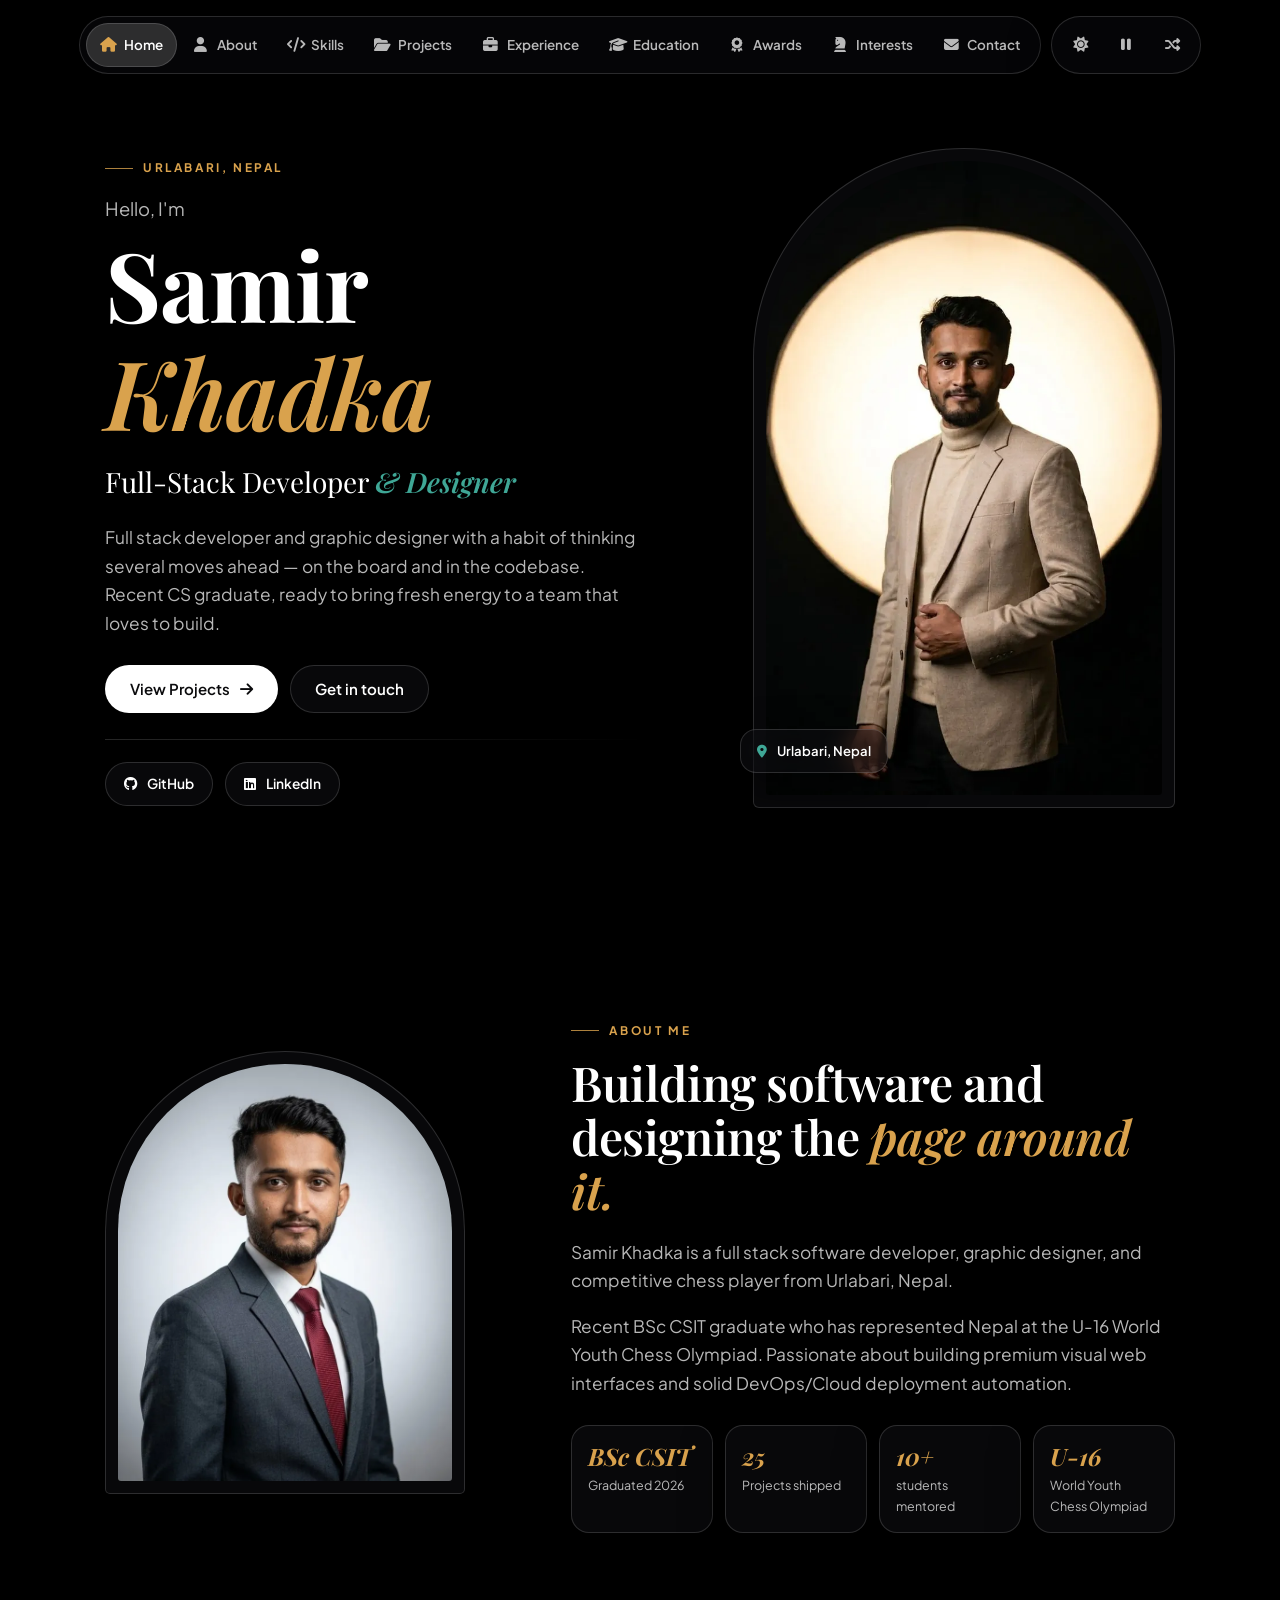
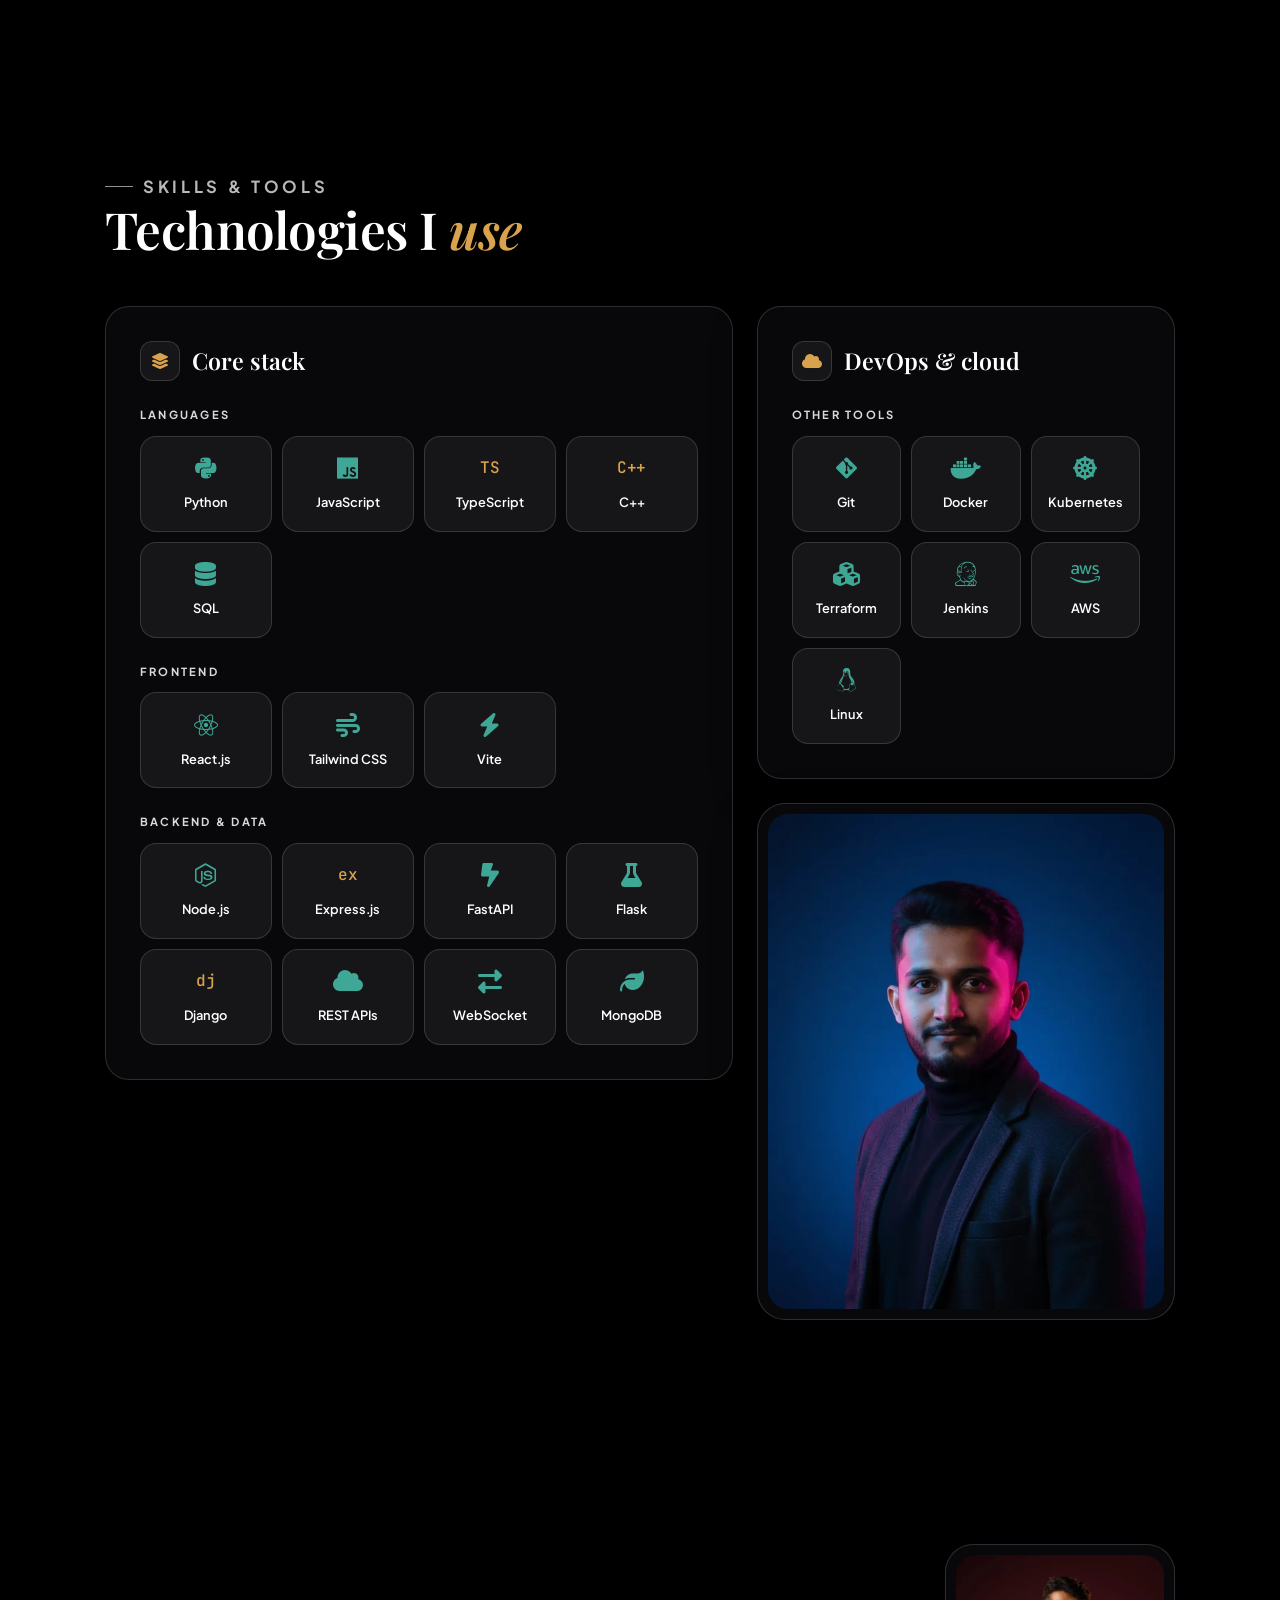
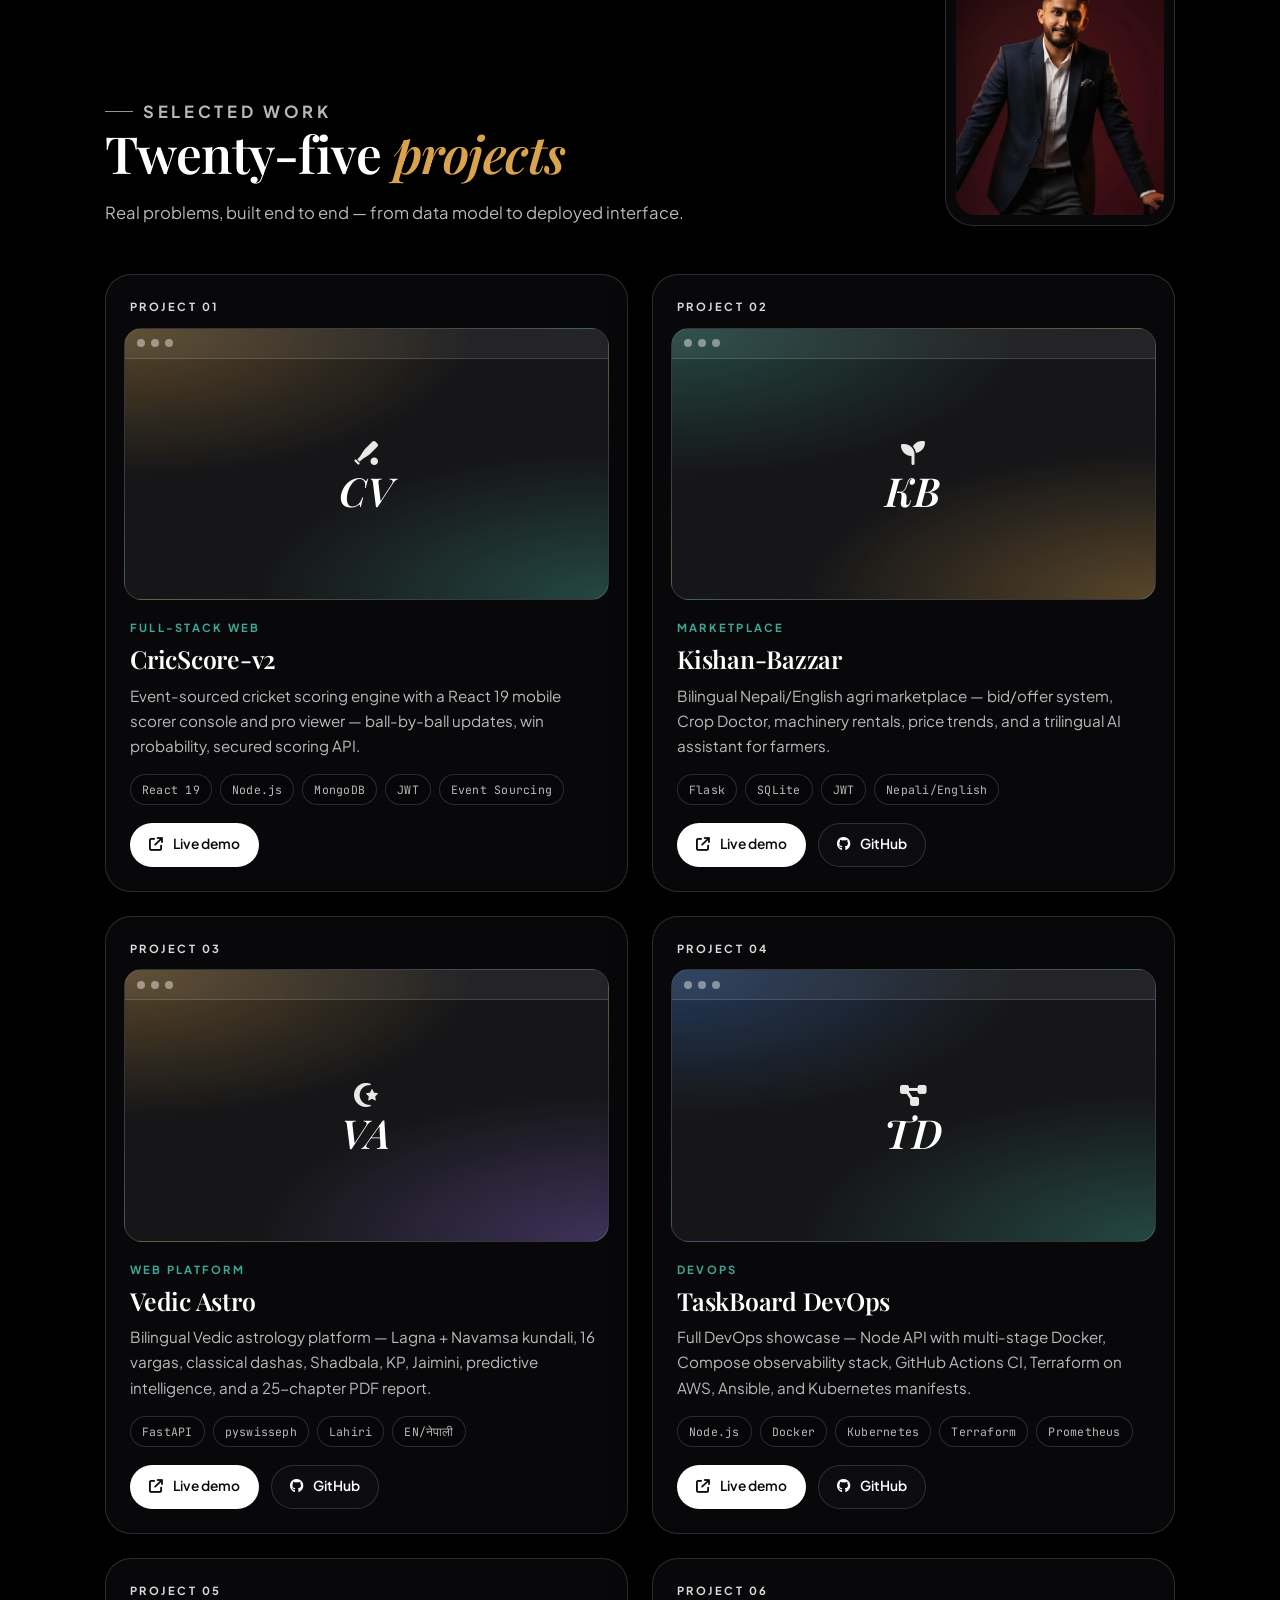
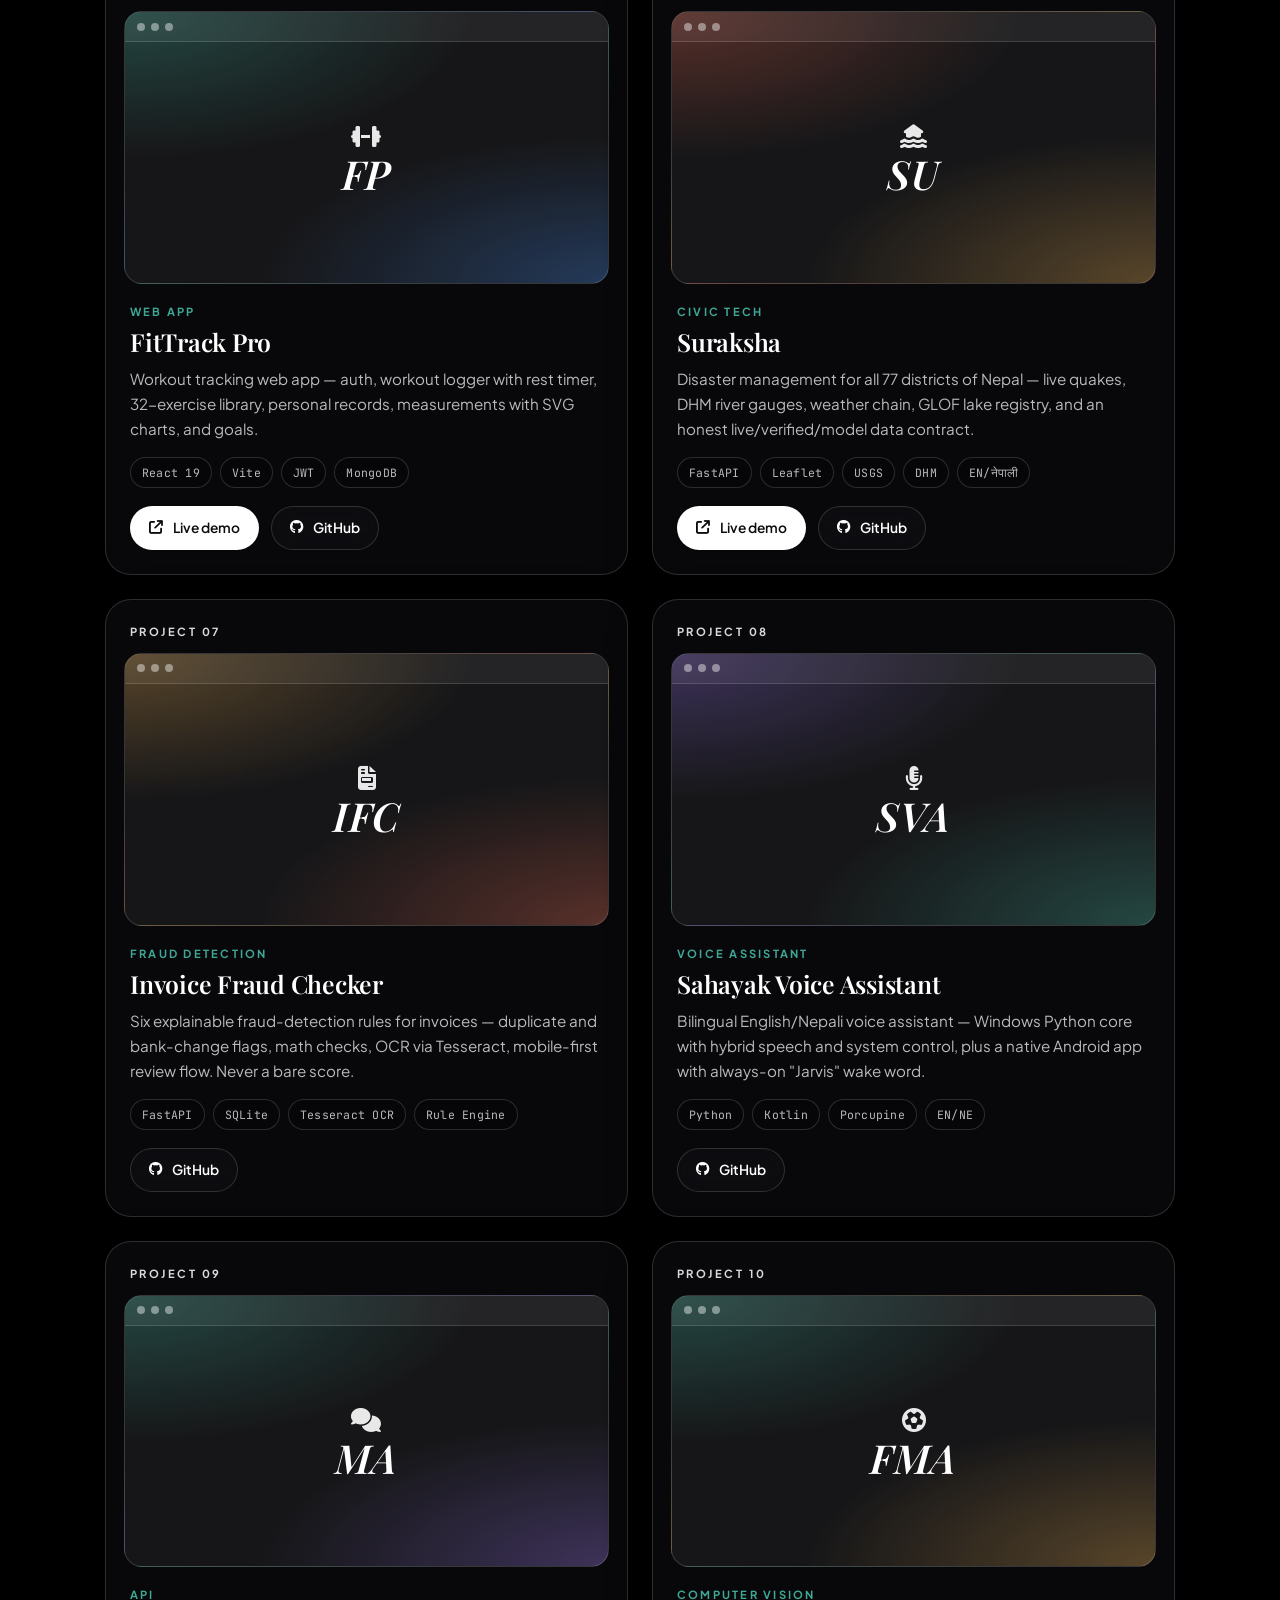
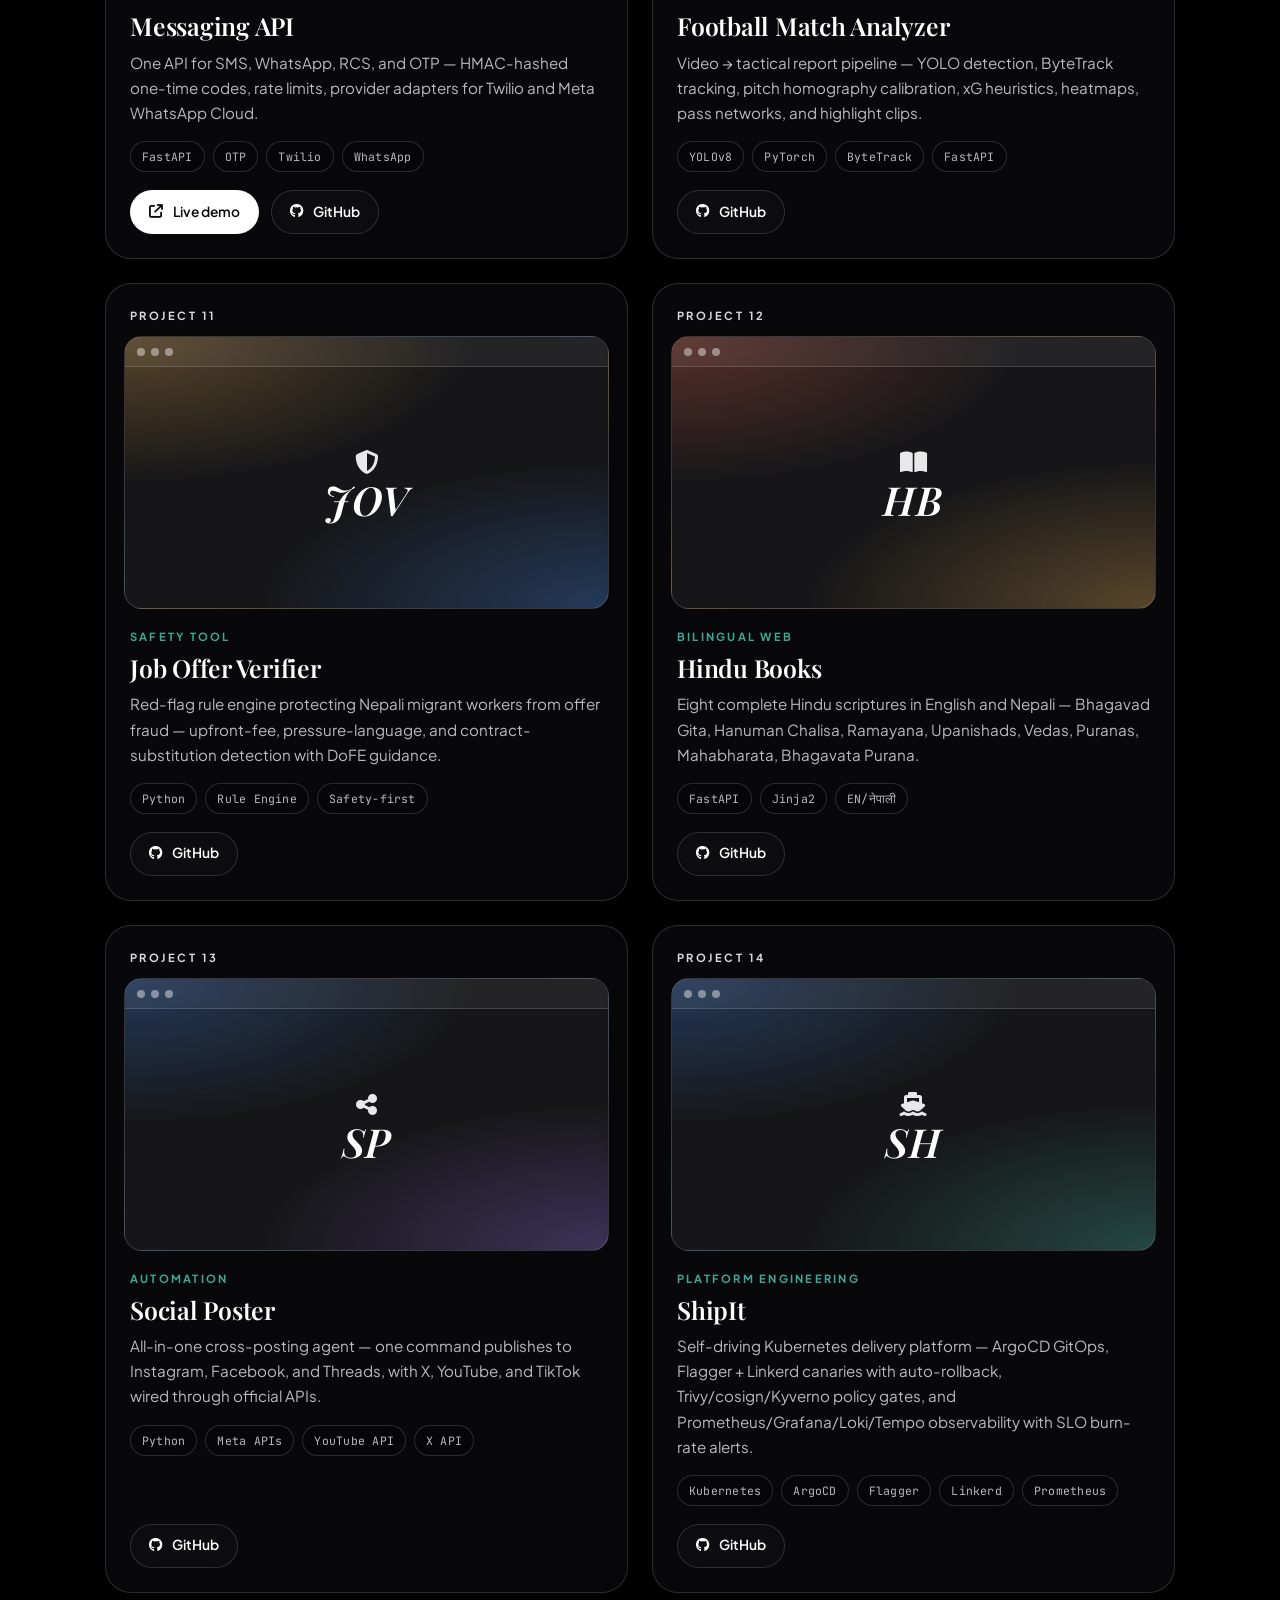
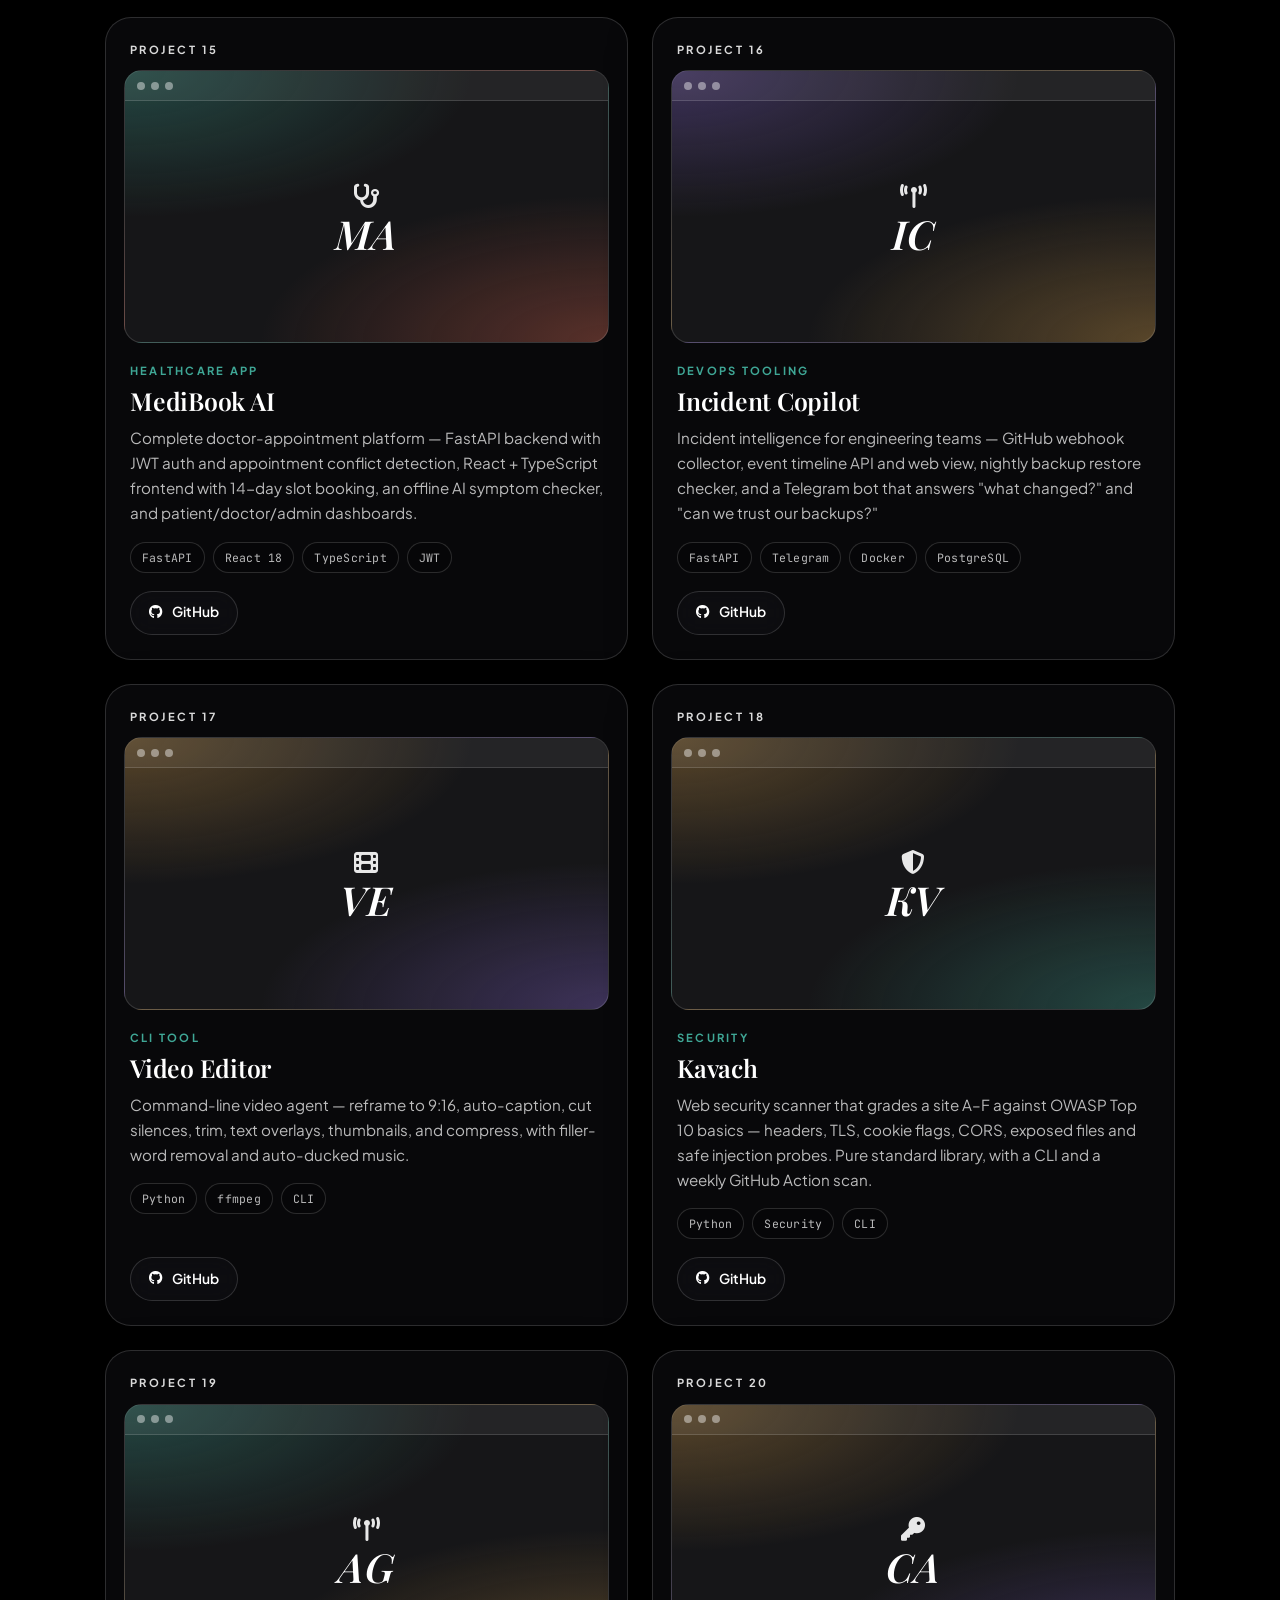
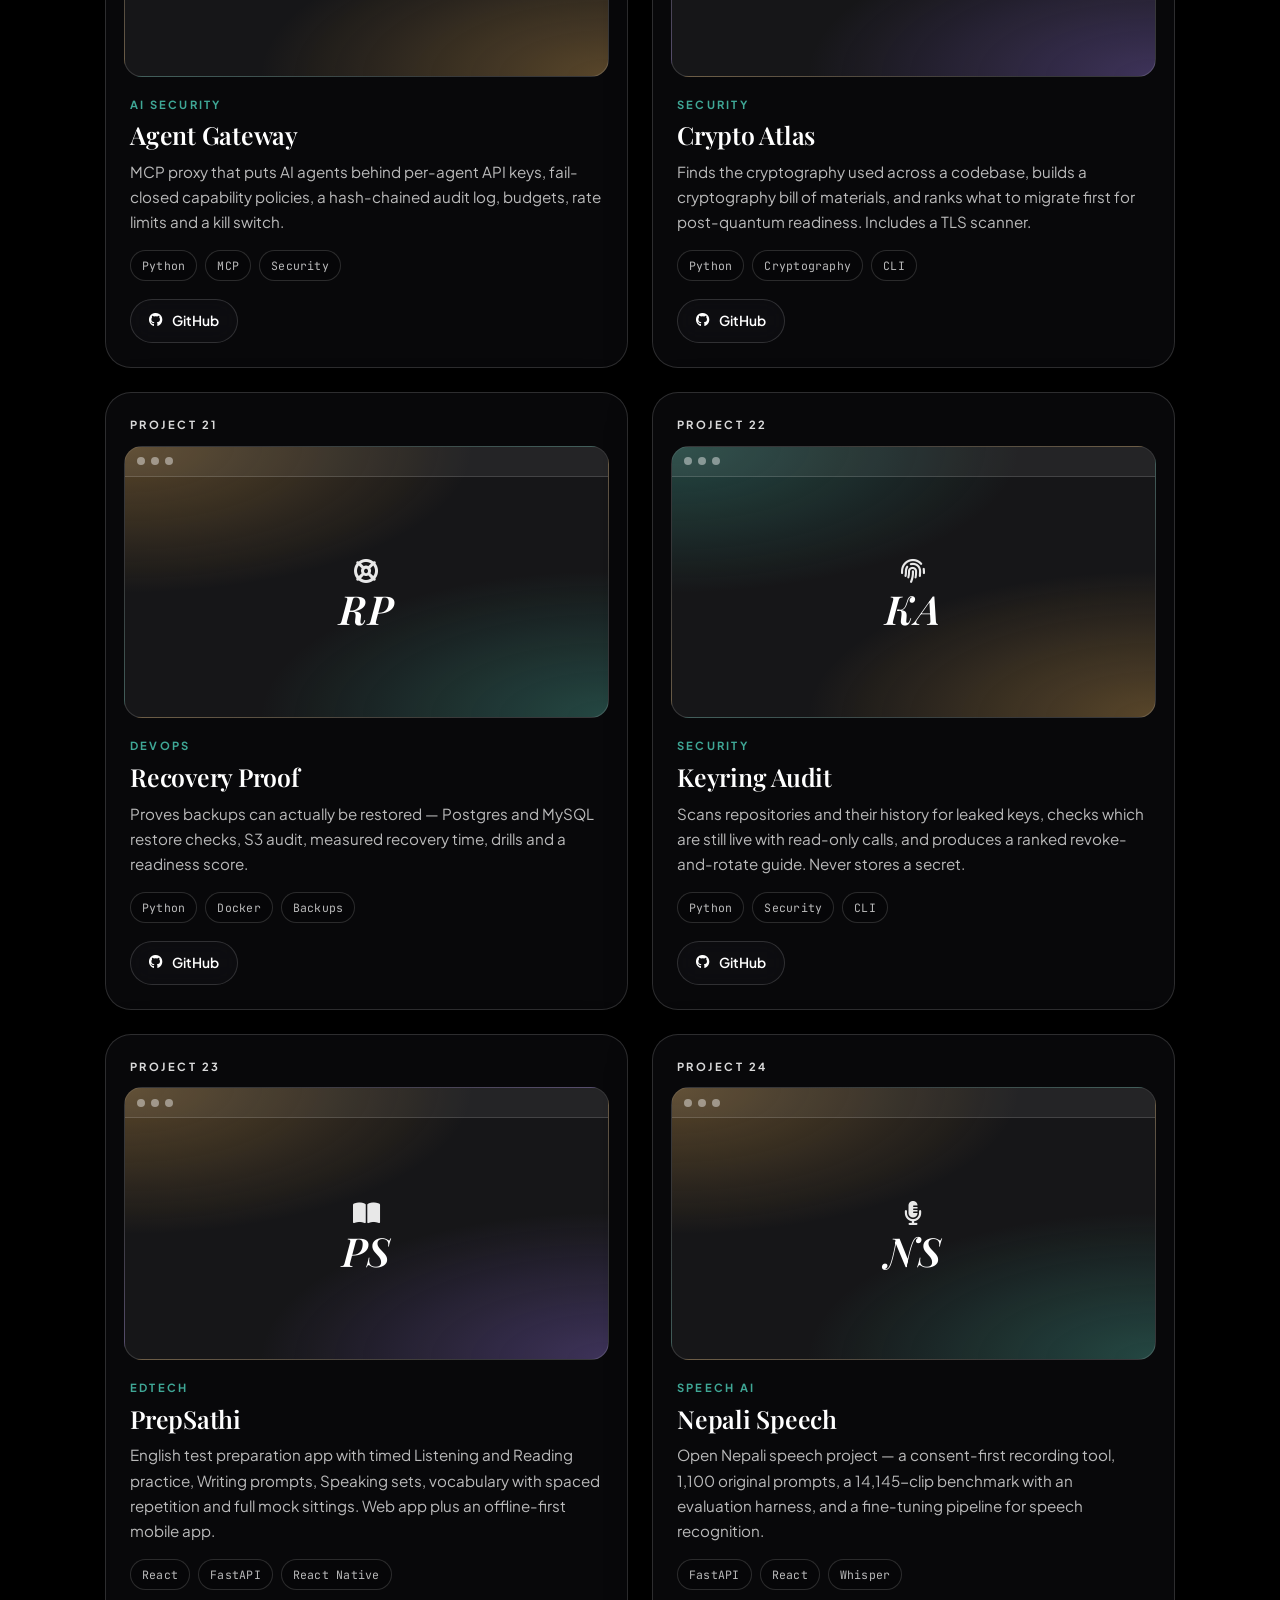
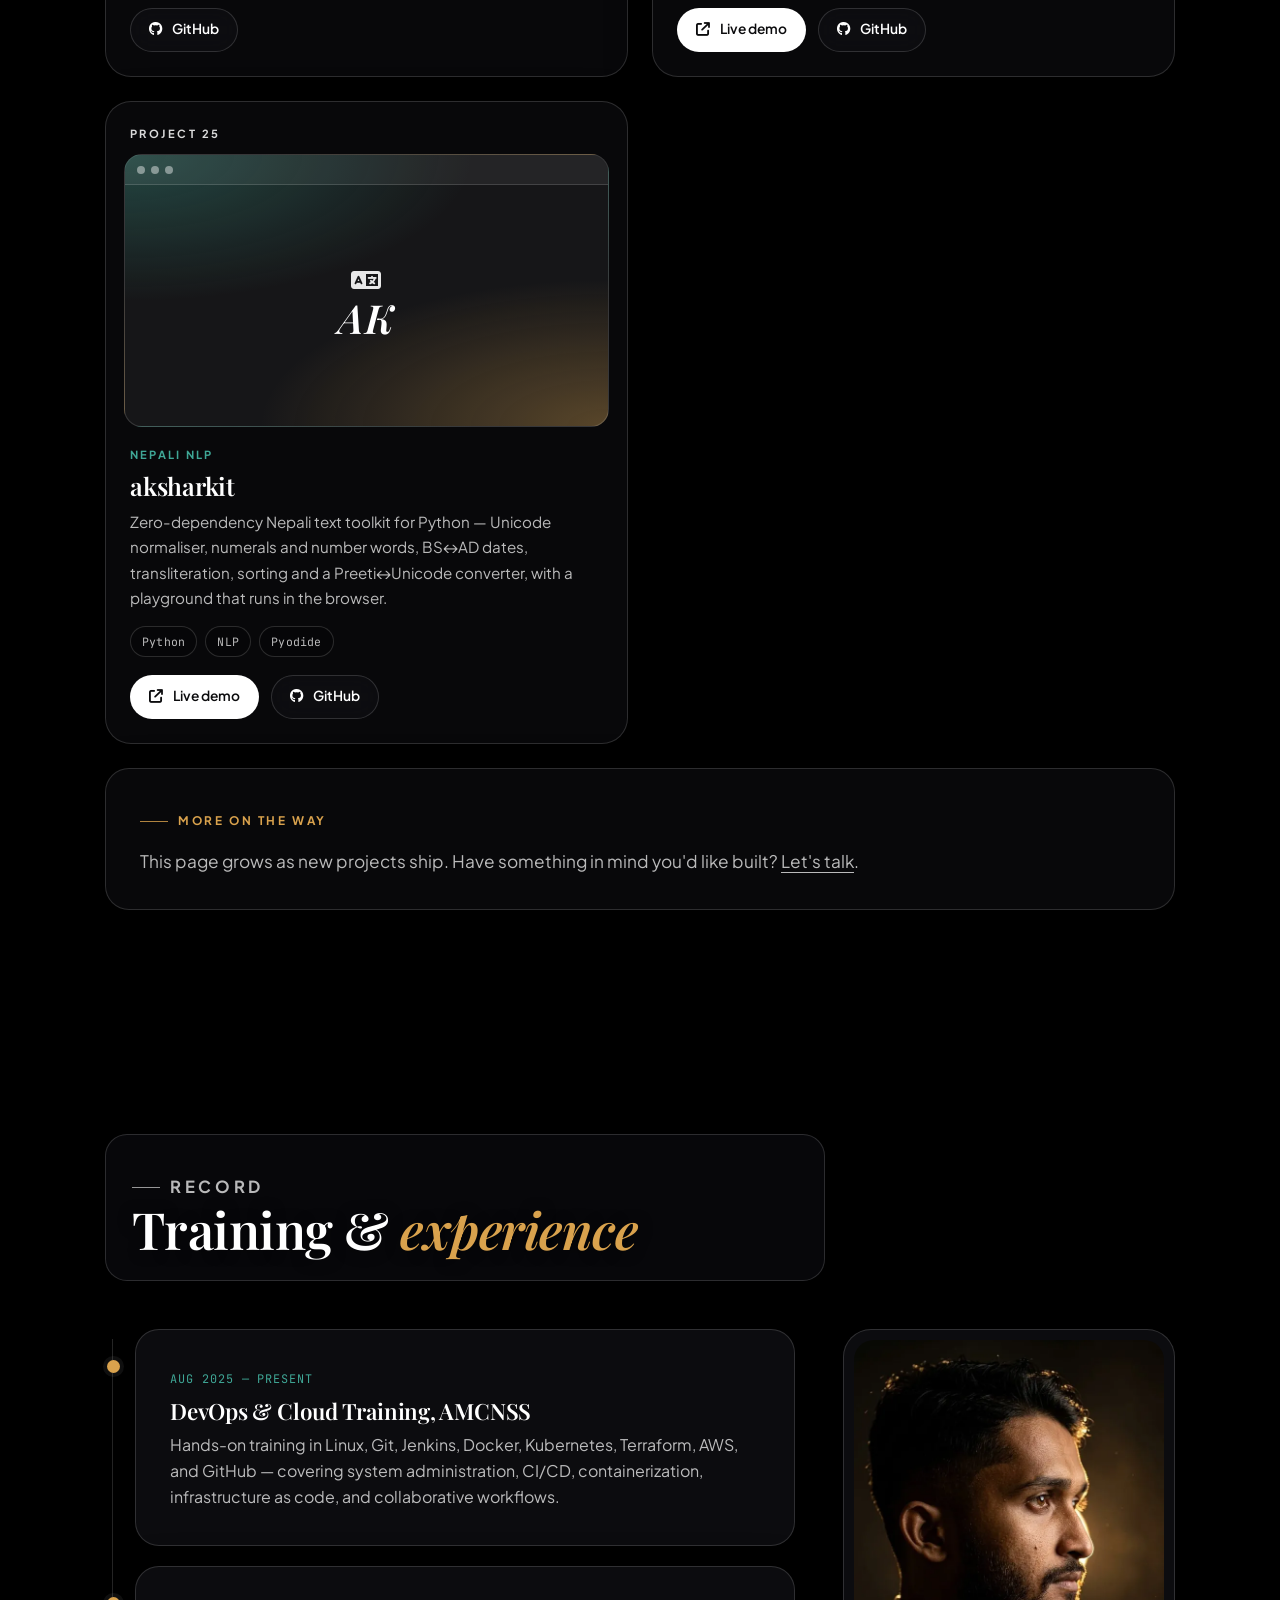
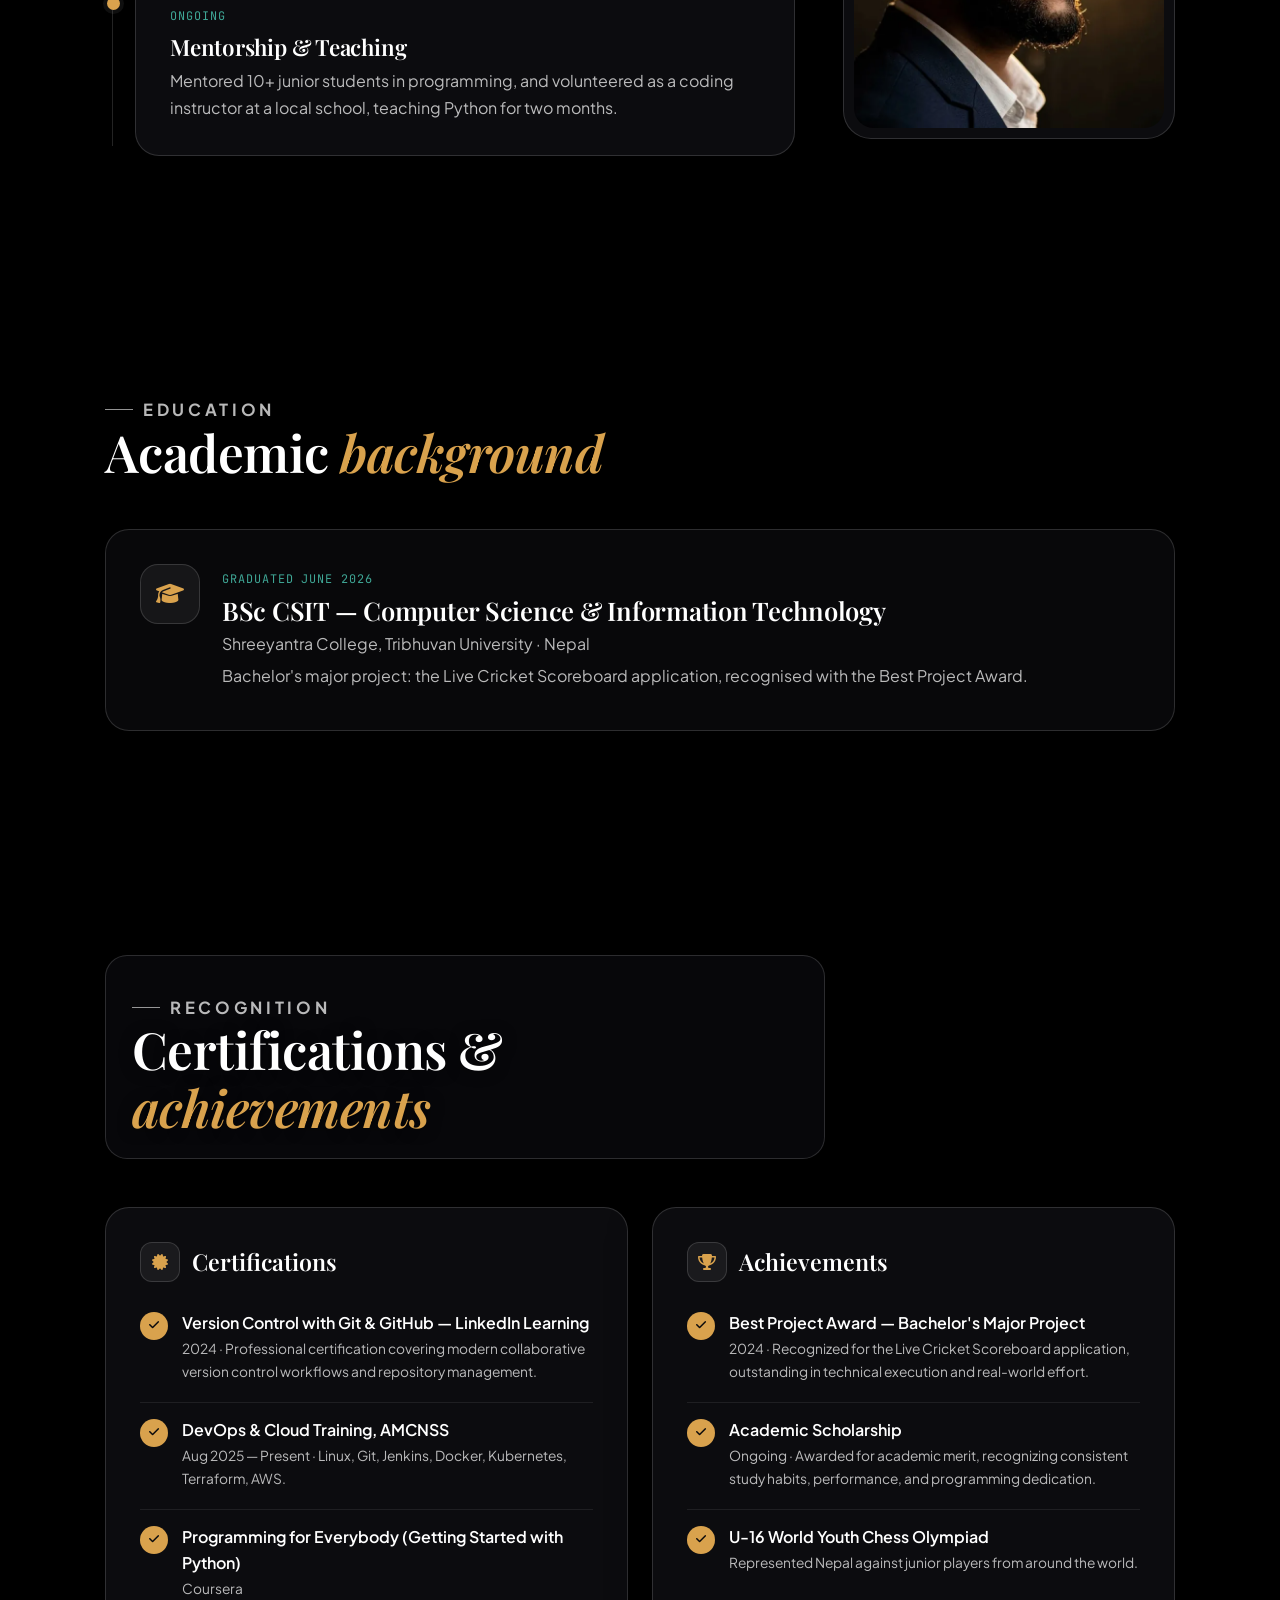
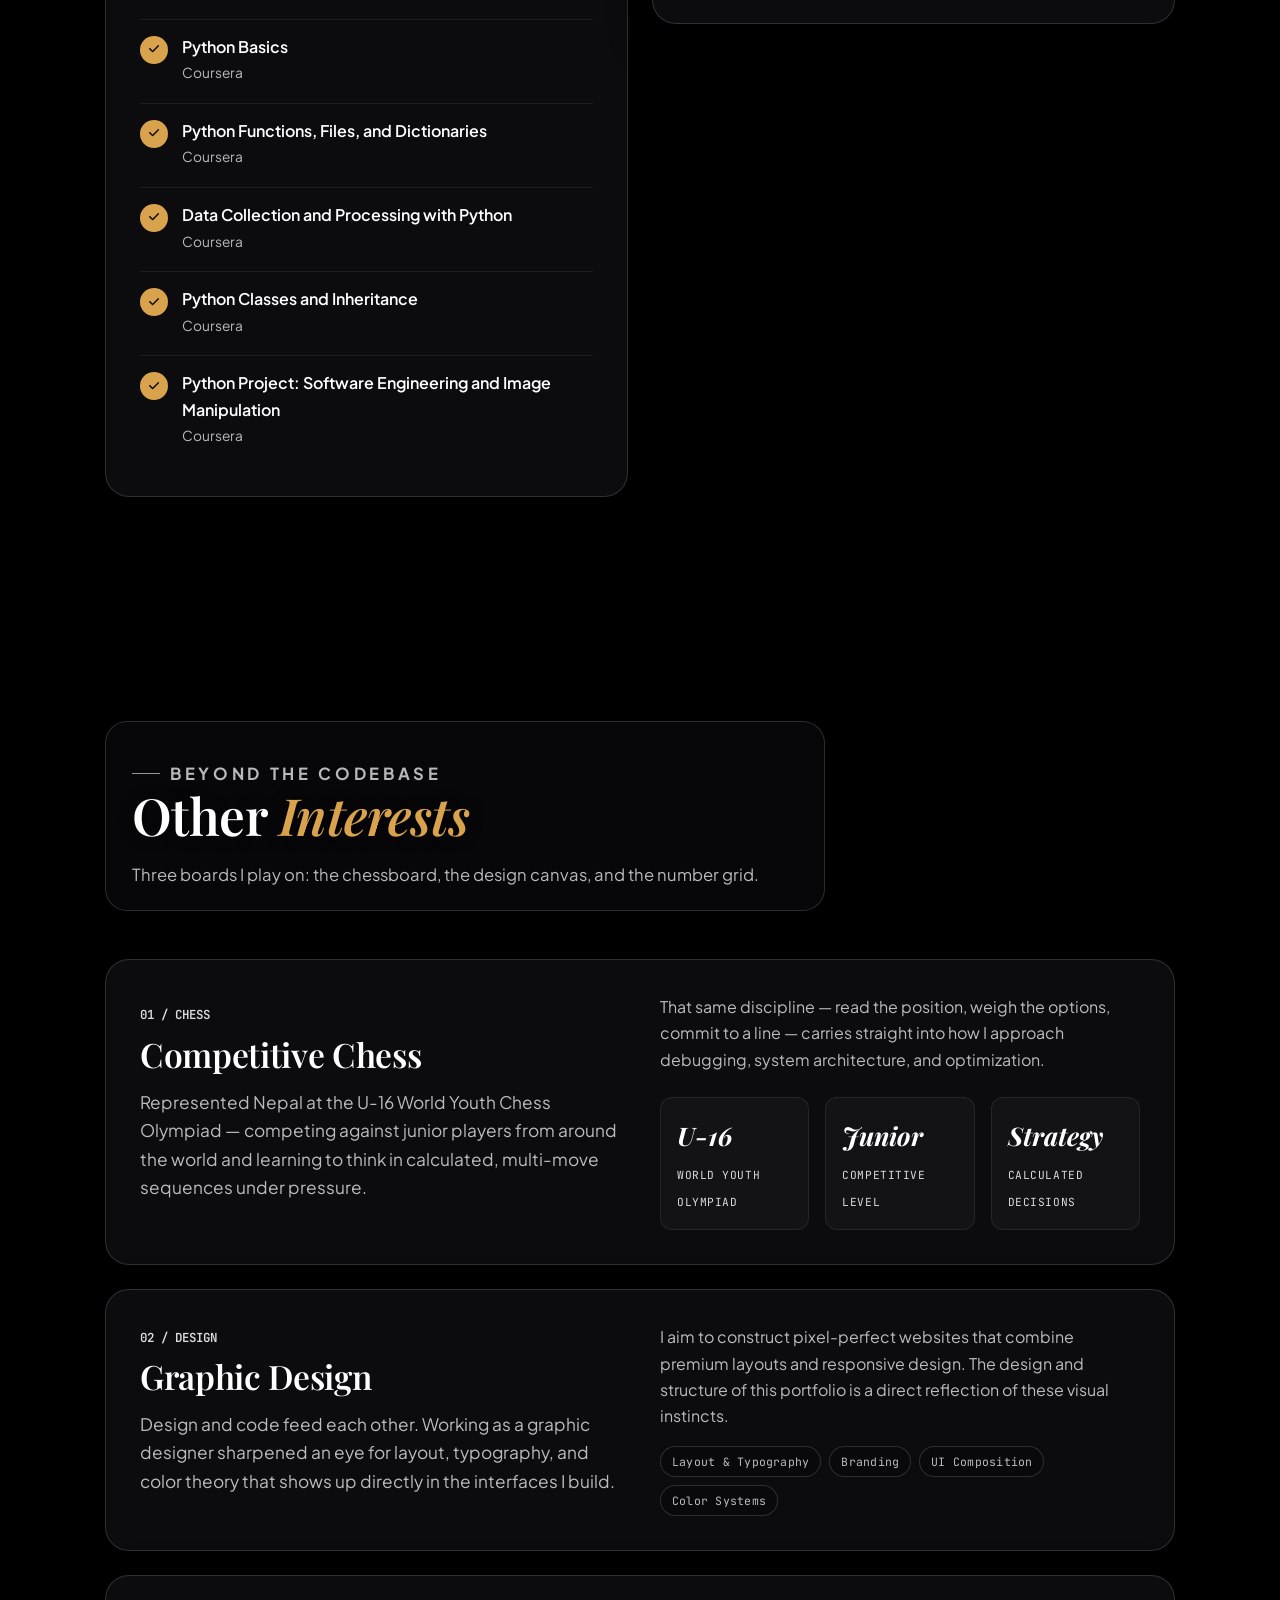
<file: index.html>
<!DOCTYPE html>
<html lang="en" data-theme="dark">
<head>
  <meta charset="UTF-8">
  <meta name="viewport" content="width=device-width, initial-scale=1.0, viewport-fit=cover">
  <title>Samir Khadka — Full-Stack Developer</title>
  <meta name="description" content="Samir Khadka — full-stack software developer from Nepal. React, Node.js, Python, DevOps &amp; Cloud. Recent BSc CSIT graduate building real, shipped software.">
  <link rel="canonical" href="https://samir-khadka.com.np/">
  <link rel="icon" type="image/svg+xml" href="/favicon.svg">
  <link rel="icon" type="image/png" sizes="96x96" href="/favicon-96x96.png">
  <link rel="apple-touch-icon" href="/apple-touch-icon.png">
  <meta name="theme-color" content="#0f172a">
  <meta property="og:type" content="website">
  <meta property="og:site_name" content="Samir Khadka">
  <meta property="og:title" content="Samir Khadka — Full-Stack Developer">
  <meta property="og:description" content="Full-stack developer from Urlabari, Nepal. React, Node.js, Python, DevOps &amp; Cloud. 25 projects shipped.">
  <meta property="og:url" content="https://samir-khadka.com.np/">
  <meta property="og:image" content="https://samir-khadka.com.np/assets/profile.jpg">
  <meta name="twitter:card" content="summary_large_image">
  <meta name="twitter:title" content="Samir Khadka — Full-Stack Developer">
  <meta name="twitter:description" content="Full-stack developer from Urlabari, Nepal. React, Node.js, Python, DevOps &amp; Cloud. 25 projects shipped.">
  <meta name="twitter:image" content="https://samir-khadka.com.np/assets/profile.jpg">
  <link rel="preconnect" href="https://fonts.googleapis.com">
  <link rel="preconnect" href="https://fonts.gstatic.com" crossorigin>
  <link rel="stylesheet" href="https://cdnjs.cloudflare.com/ajax/libs/font-awesome/6.4.0/css/all.min.css">
  <link rel="stylesheet" href="style.css?v=8">
  <script>!function(){var t;try{t=localStorage.getItem('portfolioTheme')}catch(e){}document.documentElement.setAttribute('data-theme',t||'dark');}();</script>
</head>
<body>
  <a class="skip-link" href="#main">Skip to content</a>

  <!-- Background video + overlay (kept from the dark glass theme) -->
  <div class="bg-container" aria-hidden="true">
    <video id="bgVideo" class="bg-video" autoplay loop muted playsinline tabindex="-1"></video>
  </div>
  <div class="video-overlay" aria-hidden="true"></div>

  <header class="top-bar">
    <nav class="pill top-nav" id="topNav" aria-label="Sections">
      <span class="pill-glider" aria-hidden="true"></span>
      <a href="#home" data-nav><i class="fas fa-house" aria-hidden="true"></i><span>Home</span></a><a href="#about" data-nav><i class="fas fa-user" aria-hidden="true"></i><span>About</span></a><a href="#skills" data-nav><i class="fas fa-code" aria-hidden="true"></i><span>Skills</span></a><a href="#projects" data-nav><i class="fas fa-folder-open" aria-hidden="true"></i><span>Projects</span></a><a href="#experience" data-nav><i class="fas fa-briefcase" aria-hidden="true"></i><span>Experience</span></a><a href="#education" data-nav><i class="fas fa-graduation-cap" aria-hidden="true"></i><span>Education</span></a><a href="#achievements" data-nav><i class="fas fa-award" aria-hidden="true"></i><span>Awards</span></a><a href="#interests" data-nav><i class="fas fa-chess-knight" aria-hidden="true"></i><span>Interests</span></a><a href="#contact" data-nav><i class="fas fa-envelope" aria-hidden="true"></i><span>Contact</span></a>
    </nav>
    <div class="pill controls" role="group" aria-label="Display controls">
      <button type="button" id="themeBtn" aria-label="Switch to light theme"><i class="fas fa-sun" aria-hidden="true"></i></button>
      <button type="button" id="bgToggle" aria-label="Pause background video" aria-pressed="false"><i class="fas fa-pause" aria-hidden="true"></i></button>
      <button type="button" id="bgChange" aria-label="Change background video"><i class="fas fa-shuffle" aria-hidden="true"></i></button>
    </div>
  </header>

  <nav class="pill more-sheet" id="moreSheet" aria-label="More sections">
    <a href="#about" data-nav><i class="fas fa-user" aria-hidden="true"></i><span>About</span></a><a href="#experience" data-nav><i class="fas fa-briefcase" aria-hidden="true"></i><span>Experience</span></a><a href="#education" data-nav><i class="fas fa-graduation-cap" aria-hidden="true"></i><span>Education</span></a><a href="#achievements" data-nav><i class="fas fa-award" aria-hidden="true"></i><span>Awards</span></a><a href="#interests" data-nav><i class="fas fa-chess-knight" aria-hidden="true"></i><span>Interests</span></a>
  </nav>
  <nav class="pill bottom-nav" id="bottomNav" aria-label="Sections">
    <span class="pill-glider" aria-hidden="true"></span>
    <a href="#home" data-nav><i class="fas fa-house" aria-hidden="true"></i><span>Home</span></a><a href="#skills" data-nav><i class="fas fa-code" aria-hidden="true"></i><span>Skills</span></a><a href="#projects" data-nav><i class="fas fa-folder-open" aria-hidden="true"></i><span>Projects</span></a><a href="#contact" data-nav><i class="fas fa-envelope" aria-hidden="true"></i><span>Contact</span></a>
    <button type="button" id="moreBtn" aria-expanded="false" aria-controls="moreSheet"><i class="fas fa-ellipsis" aria-hidden="true"></i><span>More</span></button>
  </nav>

  <main id="main">

    <!-- Home -->
    <section id="home" class="hero">
      <div class="wrap hero-grid">
        <div class="reveal">
          <p class="eyebrow">Urlabari, Nepal</p>
          <p class="hero-hello">Hello, I'm</p>
          <h1>Samir <em class="accent">Khadka</em></h1>
          <p class="hero-role">Full-Stack Developer <span class="accent">&amp; Designer</span></p>
          <p class="lead">Full stack developer and graphic designer with a habit of thinking several moves ahead — on the board and in the codebase. Recent CS graduate, ready to bring fresh energy to a team that loves to build.</p>
          <div class="btn-row">
            <a class="btn solid" href="#projects">View Projects <i class="fas fa-arrow-right" aria-hidden="true"></i></a>
            <a class="btn" href="#contact">Get in touch</a>
          </div>
          <hr class="hero-divider">
          <div class="btn-row">
            <a class="btn small" href="https://github.com/Samir-Khadka" target="_blank" rel="noopener"><i class="fab fa-github" aria-hidden="true"></i> GitHub</a>
            <a class="btn small" href="https://linkedin.com/in/khadka-samir" target="_blank" rel="noopener"><i class="fab fa-linkedin" aria-hidden="true"></i> LinkedIn</a>
          </div>
        </div>
        <div class="arch glass hero-arch reveal">
          <picture><source srcset="assets/photos/samir-hero-beige-blazer.webp" type="image/webp"><img src="assets/photos/samir-hero-beige-blazer.jpg" width="800" height="1095" alt="Samir Khadka in a beige blazer and turtleneck, standing in front of a warm glowing circle" fetchpriority="high" decoding="async"></picture>
          <span class="arch-tag glass"><i class="fas fa-location-dot" aria-hidden="true"></i> Urlabari, Nepal</span>
        </div>
      </div>
    </section>

    <!-- About -->
    <section id="about">
      <div class="wrap about-grid">
        <div class="arch glass about-arch reveal">
          <picture><source srcset="assets/photos/samir-about-grey-suit.webp" type="image/webp"><img src="assets/photos/samir-about-grey-suit.jpg" width="720" height="894" alt="Samir Khadka in a grey suit and red tie, studio portrait" loading="lazy" decoding="async"></picture>
        </div>
        <div class="about-copy reveal">
          <p class="eyebrow">About me</p>
          <h2>Building software and designing the <em class="accent">page around it.</em></h2>
          <p class="lead">Samir Khadka is a full stack software developer, graphic designer, and competitive chess player from Urlabari, Nepal.</p>
          <p class="lead">Recent BSc CSIT graduate who has represented Nepal at the U-16 World Youth Chess Olympiad. Passionate about building premium visual web interfaces and solid DevOps/Cloud deployment automation.</p>
          <ul class="stat-grid">
            <li class="stat glass"><strong>BSc CSIT</strong><span>Graduated 2026</span></li>
            <li class="stat glass"><strong>25</strong><span>Projects shipped</span></li>
            <li class="stat glass"><strong>10+</strong><span>students mentored</span></li>
            <li class="stat glass"><strong>U-16</strong><span>World Youth Chess Olympiad</span></li>
          </ul>
        </div>
      </div>
    </section>

    <!-- Skills -->
    <section id="skills">
      <div class="wrap">
        <div class="section-head reveal">
          <p class="eyebrow">Skills &amp; tools</p>
          <h2>Technologies I <em class="accent">use</em></h2>
        </div>
        <div class="skills-grid">
          <div class="glass card reveal">
            <div class="card-title"><i class="fas fa-layer-group" aria-hidden="true"></i> Core stack</div>
            <p class="sub-label">Languages</p>
            <ul class="tiles"><li class="tile"><i class="fab fa-python" aria-hidden="true"></i><span>Python</span></li><li class="tile"><i class="fab fa-js" aria-hidden="true"></i><span>JavaScript</span></li><li class="tile"><span class="mono-ico" aria-hidden="true">TS</span><span>TypeScript</span></li><li class="tile"><span class="mono-ico" aria-hidden="true">C++</span><span>C++</span></li><li class="tile"><i class="fas fa-database" aria-hidden="true"></i><span>SQL</span></li></ul>
            <p class="sub-label">Frontend</p>
            <ul class="tiles"><li class="tile"><i class="fab fa-react" aria-hidden="true"></i><span>React.js</span></li><li class="tile"><i class="fas fa-wind" aria-hidden="true"></i><span>Tailwind CSS</span></li><li class="tile"><i class="fas fa-bolt" aria-hidden="true"></i><span>Vite</span></li></ul>
            <p class="sub-label">Backend &amp; data</p>
            <ul class="tiles"><li class="tile"><i class="fab fa-node-js" aria-hidden="true"></i><span>Node.js</span></li><li class="tile"><span class="mono-ico" aria-hidden="true">ex</span><span>Express.js</span></li><li class="tile"><i class="fas fa-bolt-lightning" aria-hidden="true"></i><span>FastAPI</span></li><li class="tile"><i class="fas fa-flask" aria-hidden="true"></i><span>Flask</span></li><li class="tile"><span class="mono-ico" aria-hidden="true">dj</span><span>Django</span></li><li class="tile"><i class="fas fa-cloud" aria-hidden="true"></i><span>REST APIs</span></li><li class="tile"><i class="fas fa-right-left" aria-hidden="true"></i><span>WebSocket</span></li><li class="tile"><i class="fas fa-leaf" aria-hidden="true"></i><span>MongoDB</span></li></ul>
          </div>
          <div class="skills-side">
            <div class="glass card reveal">
              <div class="card-title"><i class="fas fa-cloud" aria-hidden="true"></i> DevOps &amp; cloud</div>
              <p class="sub-label">Other tools</p>
              <ul class="tiles"><li class="tile"><i class="fab fa-git-alt" aria-hidden="true"></i><span>Git</span></li><li class="tile"><i class="fab fa-docker" aria-hidden="true"></i><span>Docker</span></li><li class="tile"><i class="fas fa-dharmachakra" aria-hidden="true"></i><span>Kubernetes</span></li><li class="tile"><i class="fas fa-cubes" aria-hidden="true"></i><span>Terraform</span></li><li class="tile"><i class="fab fa-jenkins" aria-hidden="true"></i><span>Jenkins</span></li><li class="tile"><i class="fab fa-aws" aria-hidden="true"></i><span>AWS</span></li><li class="tile"><i class="fab fa-linux" aria-hidden="true"></i><span>Linux</span></li></ul>
            </div>
            <figure class="photo glass reveal">
              <picture><source srcset="assets/photos/samir-skills-blue-light.webp" type="image/webp"><img src="assets/photos/samir-skills-blue-light.jpg" width="720" height="987" alt="Samir Khadka in a dark jacket and black turtleneck, lit in blue and pink" loading="lazy" decoding="async"></picture>
            </figure>
          </div>
        </div>
      </div>
    </section>

    <!-- Projects -->
    <section id="projects">
      <div class="wrap">
        <div class="head-row">
          <div class="section-head reveal">
            <p class="eyebrow">Selected work</p>
            <h2>Twenty-five <em class="accent">projects</em></h2>
            <p>Real problems, built end to end — from data model to deployed interface.</p>
          </div>
          <figure class="photo glass reveal">
            <picture><source srcset="assets/photos/samir-projects-navy-blazer.webp" type="image/webp"><img src="assets/photos/samir-projects-navy-blazer.jpg" width="640" height="877" alt="Samir Khadka in a navy blazer and white shirt against a maroon backdrop" loading="lazy" decoding="async"></picture>
          </figure>
        </div>
        <div class="project-grid">
        <article class="project glass lift card reveal" style="--c1:#d9a24d;--c2:#3fa796">
          <div class="project-no">PROJECT 01</div>
          <div class="preview" aria-hidden="true">
            <div class="preview-bar"><span></span><span></span><span></span></div>
            <div class="preview-mark"><i class="fas fa-baseball-bat-ball"></i><b>CV</b></div>
          </div>
          <div class="project-body">
            <div class="project-cat">Full-Stack Web</div>
            <h3>CricScore-v2</h3>
            <p>Event-sourced cricket scoring engine with a React 19 mobile scorer console and pro viewer — ball-by-ball updates, win probability, secured scoring API.</p>
            <div class="chips"><span class="chip">React 19</span><span class="chip">Node.js</span><span class="chip">MongoDB</span><span class="chip">JWT</span><span class="chip">Event Sourcing</span></div>
            <div class="btn-row"><a class="btn small solid" href="https://cricscore-v2.wasmer.app" target="_blank" rel="noopener" aria-label="Open CricScore-v2 live demo"><i class="fas fa-arrow-up-right-from-square" aria-hidden="true"></i> Live demo</a></div>
          </div>
        </article>
        <article class="project glass lift card reveal" style="--c1:#3fa796;--c2:#d9a24d">
          <div class="project-no">PROJECT 02</div>
          <div class="preview" aria-hidden="true">
            <div class="preview-bar"><span></span><span></span><span></span></div>
            <div class="preview-mark"><i class="fas fa-seedling"></i><b>KB</b></div>
          </div>
          <div class="project-body">
            <div class="project-cat">Marketplace</div>
            <h3>Kishan-Bazzar</h3>
            <p>Bilingual Nepali/English agri marketplace — bid/offer system, Crop Doctor, machinery rentals, price trends, and a trilingual AI assistant for farmers.</p>
            <div class="chips"><span class="chip">Flask</span><span class="chip">SQLite</span><span class="chip">JWT</span><span class="chip">Nepali/English</span></div>
            <div class="btn-row"><a class="btn small solid" href="https://kishan-bazzar.onrender.com" target="_blank" rel="noopener" aria-label="Open Kishan-Bazzar live demo"><i class="fas fa-arrow-up-right-from-square" aria-hidden="true"></i> Live demo</a><a class="btn small" href="https://github.com/Samir-Khadka/Kishan-Bazzar" target="_blank" rel="noopener" aria-label="View Kishan-Bazzar on GitHub"><i class="fab fa-github" aria-hidden="true"></i> GitHub</a></div>
          </div>
        </article>
        <article class="project glass lift card reveal" style="--c1:#d9a24d;--c2:#8a6ad9">
          <div class="project-no">PROJECT 03</div>
          <div class="preview" aria-hidden="true">
            <div class="preview-bar"><span></span><span></span><span></span></div>
            <div class="preview-mark"><i class="fas fa-star-and-crescent"></i><b>VA</b></div>
          </div>
          <div class="project-body">
            <div class="project-cat">Web Platform</div>
            <h3>Vedic Astro</h3>
            <p>Bilingual Vedic astrology platform — Lagna + Navamsa kundali, 16 vargas, classical dashas, Shadbala, KP, Jaimini, predictive intelligence, and a 25-chapter PDF report.</p>
            <div class="chips"><span class="chip">FastAPI</span><span class="chip">pyswisseph</span><span class="chip">Lahiri</span><span class="chip">EN/नेपाली</span></div>
            <div class="btn-row"><a class="btn small solid" href="https://vedic-astro-ggel.onrender.com" target="_blank" rel="noopener" aria-label="Open Vedic Astro live demo"><i class="fas fa-arrow-up-right-from-square" aria-hidden="true"></i> Live demo</a><a class="btn small" href="https://github.com/Samir-Khadka/vedic-astro" target="_blank" rel="noopener" aria-label="View Vedic Astro on GitHub"><i class="fab fa-github" aria-hidden="true"></i> GitHub</a></div>
          </div>
        </article>
        <article class="project glass lift card reveal" style="--c1:#3f7fd9;--c2:#3fa796">
          <div class="project-no">PROJECT 04</div>
          <div class="preview" aria-hidden="true">
            <div class="preview-bar"><span></span><span></span><span></span></div>
            <div class="preview-mark"><i class="fas fa-diagram-project"></i><b>TD</b></div>
          </div>
          <div class="project-body">
            <div class="project-cat">DevOps</div>
            <h3>TaskBoard DevOps</h3>
            <p>Full DevOps showcase — Node API with multi-stage Docker, Compose observability stack, GitHub Actions CI, Terraform on AWS, Ansible, and Kubernetes manifests.</p>
            <div class="chips"><span class="chip">Node.js</span><span class="chip">Docker</span><span class="chip">Kubernetes</span><span class="chip">Terraform</span><span class="chip">Prometheus</span></div>
            <div class="btn-row"><a class="btn small solid" href="https://taskboard-web-ykc3.onrender.com" target="_blank" rel="noopener" aria-label="Open TaskBoard DevOps live demo"><i class="fas fa-arrow-up-right-from-square" aria-hidden="true"></i> Live demo</a><a class="btn small" href="https://github.com/Samir-Khadka/taskboard-devops" target="_blank" rel="noopener" aria-label="View TaskBoard DevOps on GitHub"><i class="fab fa-github" aria-hidden="true"></i> GitHub</a></div>
          </div>
        </article>
        <article class="project glass lift card reveal" style="--c1:#3fa796;--c2:#3f7fd9">
          <div class="project-no">PROJECT 05</div>
          <div class="preview" aria-hidden="true">
            <div class="preview-bar"><span></span><span></span><span></span></div>
            <div class="preview-mark"><i class="fas fa-dumbbell"></i><b>FP</b></div>
          </div>
          <div class="project-body">
            <div class="project-cat">Web App</div>
            <h3>FitTrack Pro</h3>
            <p>Workout tracking web app — auth, workout logger with rest timer, 32-exercise library, personal records, measurements with SVG charts, and goals.</p>
            <div class="chips"><span class="chip">React 19</span><span class="chip">Vite</span><span class="chip">JWT</span><span class="chip">MongoDB</span></div>
            <div class="btn-row"><a class="btn small solid" href="https://fittrack-web-afi4.onrender.com" target="_blank" rel="noopener" aria-label="Open FitTrack Pro live demo"><i class="fas fa-arrow-up-right-from-square" aria-hidden="true"></i> Live demo</a><a class="btn small" href="https://github.com/Samir-Khadka/Fitnessweb-app" target="_blank" rel="noopener" aria-label="View FitTrack Pro on GitHub"><i class="fab fa-github" aria-hidden="true"></i> GitHub</a></div>
          </div>
        </article>
        <article class="project glass lift card reveal" style="--c1:#d9634d;--c2:#d9a24d">
          <div class="project-no">PROJECT 06</div>
          <div class="preview" aria-hidden="true">
            <div class="preview-bar"><span></span><span></span><span></span></div>
            <div class="preview-mark"><i class="fas fa-house-flood-water"></i><b>SU</b></div>
          </div>
          <div class="project-body">
            <div class="project-cat">Civic Tech</div>
            <h3>Suraksha</h3>
            <p>Disaster management for all 77 districts of Nepal — live quakes, DHM river gauges, weather chain, GLOF lake registry, and an honest live/verified/model data contract.</p>
            <div class="chips"><span class="chip">FastAPI</span><span class="chip">Leaflet</span><span class="chip">USGS</span><span class="chip">DHM</span><span class="chip">EN/नेपाली</span></div>
            <div class="btn-row"><a class="btn small solid" href="https://suraksha-r6l4.onrender.com" target="_blank" rel="noopener" aria-label="Open Suraksha live demo"><i class="fas fa-arrow-up-right-from-square" aria-hidden="true"></i> Live demo</a><a class="btn small" href="https://github.com/Samir-Khadka/suraksha" target="_blank" rel="noopener" aria-label="View Suraksha on GitHub"><i class="fab fa-github" aria-hidden="true"></i> GitHub</a></div>
          </div>
        </article>
        <article class="project glass lift card reveal" style="--c1:#d9a24d;--c2:#d9634d">
          <div class="project-no">PROJECT 07</div>
          <div class="preview" aria-hidden="true">
            <div class="preview-bar"><span></span><span></span><span></span></div>
            <div class="preview-mark"><i class="fas fa-file-invoice"></i><b>IFC</b></div>
          </div>
          <div class="project-body">
            <div class="project-cat">Fraud Detection</div>
            <h3>Invoice Fraud Checker</h3>
            <p>Six explainable fraud-detection rules for invoices — duplicate and bank-change flags, math checks, OCR via Tesseract, mobile-first review flow. Never a bare score.</p>
            <div class="chips"><span class="chip">FastAPI</span><span class="chip">SQLite</span><span class="chip">Tesseract OCR</span><span class="chip">Rule Engine</span></div>
            <div class="btn-row"><a class="btn small" href="https://github.com/Samir-Khadka/invoice-fraud-checker" target="_blank" rel="noopener" aria-label="View Invoice Fraud Checker on GitHub"><i class="fab fa-github" aria-hidden="true"></i> GitHub</a></div>
          </div>
        </article>
        <article class="project glass lift card reveal" style="--c1:#8a6ad9;--c2:#3fa796">
          <div class="project-no">PROJECT 08</div>
          <div class="preview" aria-hidden="true">
            <div class="preview-bar"><span></span><span></span><span></span></div>
            <div class="preview-mark"><i class="fas fa-microphone-lines"></i><b>SVA</b></div>
          </div>
          <div class="project-body">
            <div class="project-cat">Voice Assistant</div>
            <h3>Sahayak Voice Assistant</h3>
            <p>Bilingual English/Nepali voice assistant — Windows Python core with hybrid speech and system control, plus a native Android app with always-on "Jarvis" wake word.</p>
            <div class="chips"><span class="chip">Python</span><span class="chip">Kotlin</span><span class="chip">Porcupine</span><span class="chip">EN/NE</span></div>
            <div class="btn-row"><a class="btn small" href="https://github.com/Samir-Khadka/sahayak-voice-assistant" target="_blank" rel="noopener" aria-label="View Sahayak Voice Assistant on GitHub"><i class="fab fa-github" aria-hidden="true"></i> GitHub</a></div>
          </div>
        </article>
        <article class="project glass lift card reveal" style="--c1:#3fa796;--c2:#8a6ad9">
          <div class="project-no">PROJECT 09</div>
          <div class="preview" aria-hidden="true">
            <div class="preview-bar"><span></span><span></span><span></span></div>
            <div class="preview-mark"><i class="fas fa-comments"></i><b>MA</b></div>
          </div>
          <div class="project-body">
            <div class="project-cat">API</div>
            <h3>Messaging API</h3>
            <p>One API for SMS, WhatsApp, RCS, and OTP — HMAC-hashed one-time codes, rate limits, provider adapters for Twilio and Meta WhatsApp Cloud.</p>
            <div class="chips"><span class="chip">FastAPI</span><span class="chip">OTP</span><span class="chip">Twilio</span><span class="chip">WhatsApp</span></div>
            <div class="btn-row"><a class="btn small solid" href="https://messaging-api-vv7f.onrender.com" target="_blank" rel="noopener" aria-label="Open Messaging API live demo"><i class="fas fa-arrow-up-right-from-square" aria-hidden="true"></i> Live demo</a><a class="btn small" href="https://github.com/Samir-Khadka/messaging-api" target="_blank" rel="noopener" aria-label="View Messaging API on GitHub"><i class="fab fa-github" aria-hidden="true"></i> GitHub</a></div>
          </div>
        </article>
        <article class="project glass lift card reveal" style="--c1:#3fa796;--c2:#d9a24d">
          <div class="project-no">PROJECT 10</div>
          <div class="preview" aria-hidden="true">
            <div class="preview-bar"><span></span><span></span><span></span></div>
            <div class="preview-mark"><i class="fas fa-futbol"></i><b>FMA</b></div>
          </div>
          <div class="project-body">
            <div class="project-cat">Computer Vision</div>
            <h3>Football Match Analyzer</h3>
            <p>Video → tactical report pipeline — YOLO detection, ByteTrack tracking, pitch homography calibration, xG heuristics, heatmaps, pass networks, and highlight clips.</p>
            <div class="chips"><span class="chip">YOLOv8</span><span class="chip">PyTorch</span><span class="chip">ByteTrack</span><span class="chip">FastAPI</span></div>
            <div class="btn-row"><a class="btn small" href="https://github.com/Samir-Khadka/football-match-analyzer" target="_blank" rel="noopener" aria-label="View Football Match Analyzer on GitHub"><i class="fab fa-github" aria-hidden="true"></i> GitHub</a></div>
          </div>
        </article>
        <article class="project glass lift card reveal" style="--c1:#d9a24d;--c2:#3f7fd9">
          <div class="project-no">PROJECT 11</div>
          <div class="preview" aria-hidden="true">
            <div class="preview-bar"><span></span><span></span><span></span></div>
            <div class="preview-mark"><i class="fas fa-shield-halved"></i><b>JOV</b></div>
          </div>
          <div class="project-body">
            <div class="project-cat">Safety Tool</div>
            <h3>Job Offer Verifier</h3>
            <p>Red-flag rule engine protecting Nepali migrant workers from offer fraud — upfront-fee, pressure-language, and contract-substitution detection with DoFE guidance.</p>
            <div class="chips"><span class="chip">Python</span><span class="chip">Rule Engine</span><span class="chip">Safety-first</span></div>
            <div class="btn-row"><a class="btn small" href="https://github.com/Samir-Khadka/job-offer-verifier" target="_blank" rel="noopener" aria-label="View Job Offer Verifier on GitHub"><i class="fab fa-github" aria-hidden="true"></i> GitHub</a></div>
          </div>
        </article>
        <article class="project glass lift card reveal" style="--c1:#d9634d;--c2:#d9a24d">
          <div class="project-no">PROJECT 12</div>
          <div class="preview" aria-hidden="true">
            <div class="preview-bar"><span></span><span></span><span></span></div>
            <div class="preview-mark"><i class="fas fa-book-open"></i><b>HB</b></div>
          </div>
          <div class="project-body">
            <div class="project-cat">Bilingual Web</div>
            <h3>Hindu Books</h3>
            <p>Eight complete Hindu scriptures in English and Nepali — Bhagavad Gita, Hanuman Chalisa, Ramayana, Upanishads, Vedas, Puranas, Mahabharata, Bhagavata Purana.</p>
            <div class="chips"><span class="chip">FastAPI</span><span class="chip">Jinja2</span><span class="chip">EN/नेपाली</span></div>
            <div class="btn-row"><a class="btn small" href="https://github.com/Samir-Khadka/hindu-books" target="_blank" rel="noopener" aria-label="View Hindu Books on GitHub"><i class="fab fa-github" aria-hidden="true"></i> GitHub</a></div>
          </div>
        </article>
        <article class="project glass lift card reveal" style="--c1:#3f7fd9;--c2:#8a6ad9">
          <div class="project-no">PROJECT 13</div>
          <div class="preview" aria-hidden="true">
            <div class="preview-bar"><span></span><span></span><span></span></div>
            <div class="preview-mark"><i class="fas fa-share-nodes"></i><b>SP</b></div>
          </div>
          <div class="project-body">
            <div class="project-cat">Automation</div>
            <h3>Social Poster</h3>
            <p>All-in-one cross-posting agent — one command publishes to Instagram, Facebook, and Threads, with X, YouTube, and TikTok wired through official APIs.</p>
            <div class="chips"><span class="chip">Python</span><span class="chip">Meta APIs</span><span class="chip">YouTube API</span><span class="chip">X API</span></div>
            <div class="btn-row"><a class="btn small" href="https://github.com/Samir-Khadka/social-poster" target="_blank" rel="noopener" aria-label="View Social Poster on GitHub"><i class="fab fa-github" aria-hidden="true"></i> GitHub</a></div>
          </div>
        </article>
        <article class="project glass lift card reveal" style="--c1:#3f7fd9;--c2:#3fa796">
          <div class="project-no">PROJECT 14</div>
          <div class="preview" aria-hidden="true">
            <div class="preview-bar"><span></span><span></span><span></span></div>
            <div class="preview-mark"><i class="fas fa-ship"></i><b>SH</b></div>
          </div>
          <div class="project-body">
            <div class="project-cat">Platform Engineering</div>
            <h3>ShipIt</h3>
            <p>Self-driving Kubernetes delivery platform — ArgoCD GitOps, Flagger + Linkerd canaries with auto-rollback, Trivy/cosign/Kyverno policy gates, and Prometheus/Grafana/Loki/Tempo observability with SLO burn-rate alerts.</p>
            <div class="chips"><span class="chip">Kubernetes</span><span class="chip">ArgoCD</span><span class="chip">Flagger</span><span class="chip">Linkerd</span><span class="chip">Prometheus</span></div>
            <div class="btn-row"><a class="btn small" href="https://github.com/Samir-Khadka/shipit-platform" target="_blank" rel="noopener" aria-label="View ShipIt on GitHub"><i class="fab fa-github" aria-hidden="true"></i> GitHub</a></div>
          </div>
        </article>
        <article class="project glass lift card reveal" style="--c1:#3fa796;--c2:#d9634d">
          <div class="project-no">PROJECT 15</div>
          <div class="preview" aria-hidden="true">
            <div class="preview-bar"><span></span><span></span><span></span></div>
            <div class="preview-mark"><i class="fas fa-stethoscope"></i><b>MA</b></div>
          </div>
          <div class="project-body">
            <div class="project-cat">Healthcare App</div>
            <h3>MediBook AI</h3>
            <p>Complete doctor-appointment platform — FastAPI backend with JWT auth and appointment conflict detection, React + TypeScript frontend with 14-day slot booking, an offline AI symptom checker, and patient/doctor/admin dashboards.</p>
            <div class="chips"><span class="chip">FastAPI</span><span class="chip">React 18</span><span class="chip">TypeScript</span><span class="chip">JWT</span></div>
            <div class="btn-row"><a class="btn small" href="https://github.com/Samir-Khadka/medibook-ai" target="_blank" rel="noopener" aria-label="View MediBook AI on GitHub"><i class="fab fa-github" aria-hidden="true"></i> GitHub</a></div>
          </div>
        </article>
        <article class="project glass lift card reveal" style="--c1:#8a6ad9;--c2:#d9a24d">
          <div class="project-no">PROJECT 16</div>
          <div class="preview" aria-hidden="true">
            <div class="preview-bar"><span></span><span></span><span></span></div>
            <div class="preview-mark"><i class="fas fa-tower-broadcast"></i><b>IC</b></div>
          </div>
          <div class="project-body">
            <div class="project-cat">DevOps Tooling</div>
            <h3>Incident Copilot</h3>
            <p>Incident intelligence for engineering teams — GitHub webhook collector, event timeline API and web view, nightly backup restore checker, and a Telegram bot that answers "what changed?" and "can we trust our backups?"</p>
            <div class="chips"><span class="chip">FastAPI</span><span class="chip">Telegram</span><span class="chip">Docker</span><span class="chip">PostgreSQL</span></div>
            <div class="btn-row"><a class="btn small" href="https://github.com/Samir-Khadka/incident-copilot" target="_blank" rel="noopener" aria-label="View Incident Copilot on GitHub"><i class="fab fa-github" aria-hidden="true"></i> GitHub</a></div>
          </div>
        </article>
        <article class="project glass lift card reveal" style="--c1:#d9a24d;--c2:#8a6ad9">
          <div class="project-no">PROJECT 17</div>
          <div class="preview" aria-hidden="true">
            <div class="preview-bar"><span></span><span></span><span></span></div>
            <div class="preview-mark"><i class="fas fa-film"></i><b>VE</b></div>
          </div>
          <div class="project-body">
            <div class="project-cat">CLI Tool</div>
            <h3>Video Editor</h3>
            <p>Command-line video agent — reframe to 9:16, auto-caption, cut silences, trim, text overlays, thumbnails, and compress, with filler-word removal and auto-ducked music.</p>
            <div class="chips"><span class="chip">Python</span><span class="chip">ffmpeg</span><span class="chip">CLI</span></div>
            <div class="btn-row"><a class="btn small" href="https://github.com/Samir-Khadka/video-editor" target="_blank" rel="noopener" aria-label="View Video Editor on GitHub"><i class="fab fa-github" aria-hidden="true"></i> GitHub</a></div>
          </div>
        </article>
        <article class="project glass lift card reveal" style="--c1:#d9a24d;--c2:#3fa796">
          <div class="project-no">PROJECT 18</div>
          <div class="preview" aria-hidden="true">
            <div class="preview-bar"><span></span><span></span><span></span></div>
            <div class="preview-mark"><i class="fas fa-shield-halved"></i><b>KV</b></div>
          </div>
          <div class="project-body">
            <div class="project-cat">Security</div>
            <h3>Kavach</h3>
            <p>Web security scanner that grades a site A–F against OWASP Top 10 basics — headers, TLS, cookie flags, CORS, exposed files and safe injection probes. Pure standard library, with a CLI and a weekly GitHub Action scan.</p>
            <div class="chips"><span class="chip">Python</span><span class="chip">Security</span><span class="chip">CLI</span></div>
            <div class="btn-row"><a class="btn small" href="https://github.com/Samir-Khadka/kavach" target="_blank" rel="noopener" aria-label="View Kavach on GitHub"><i class="fab fa-github" aria-hidden="true"></i> GitHub</a></div>
          </div>
        </article>
        <article class="project glass lift card reveal" style="--c1:#3fa796;--c2:#d9a24d">
          <div class="project-no">PROJECT 19</div>
          <div class="preview" aria-hidden="true">
            <div class="preview-bar"><span></span><span></span><span></span></div>
            <div class="preview-mark"><i class="fas fa-tower-broadcast"></i><b>AG</b></div>
          </div>
          <div class="project-body">
            <div class="project-cat">AI Security</div>
            <h3>Agent Gateway</h3>
            <p>MCP proxy that puts AI agents behind per-agent API keys, fail-closed capability policies, a hash-chained audit log, budgets, rate limits and a kill switch.</p>
            <div class="chips"><span class="chip">Python</span><span class="chip">MCP</span><span class="chip">Security</span></div>
            <div class="btn-row"><a class="btn small" href="https://github.com/Samir-Khadka/agent-gateway" target="_blank" rel="noopener" aria-label="View Agent Gateway on GitHub"><i class="fab fa-github" aria-hidden="true"></i> GitHub</a></div>
          </div>
        </article>
        <article class="project glass lift card reveal" style="--c1:#d9a24d;--c2:#8a6ad9">
          <div class="project-no">PROJECT 20</div>
          <div class="preview" aria-hidden="true">
            <div class="preview-bar"><span></span><span></span><span></span></div>
            <div class="preview-mark"><i class="fas fa-key"></i><b>CA</b></div>
          </div>
          <div class="project-body">
            <div class="project-cat">Security</div>
            <h3>Crypto Atlas</h3>
            <p>Finds the cryptography used across a codebase, builds a cryptography bill of materials, and ranks what to migrate first for post-quantum readiness. Includes a TLS scanner.</p>
            <div class="chips"><span class="chip">Python</span><span class="chip">Cryptography</span><span class="chip">CLI</span></div>
            <div class="btn-row"><a class="btn small" href="https://github.com/Samir-Khadka/crypto-atlas" target="_blank" rel="noopener" aria-label="View Crypto Atlas on GitHub"><i class="fab fa-github" aria-hidden="true"></i> GitHub</a></div>
          </div>
        </article>
        <article class="project glass lift card reveal" style="--c1:#d9a24d;--c2:#3fa796">
          <div class="project-no">PROJECT 21</div>
          <div class="preview" aria-hidden="true">
            <div class="preview-bar"><span></span><span></span><span></span></div>
            <div class="preview-mark"><i class="fas fa-life-ring"></i><b>RP</b></div>
          </div>
          <div class="project-body">
            <div class="project-cat">DevOps</div>
            <h3>Recovery Proof</h3>
            <p>Proves backups can actually be restored — Postgres and MySQL restore checks, S3 audit, measured recovery time, drills and a readiness score.</p>
            <div class="chips"><span class="chip">Python</span><span class="chip">Docker</span><span class="chip">Backups</span></div>
            <div class="btn-row"><a class="btn small" href="https://github.com/Samir-Khadka/recovery-proof" target="_blank" rel="noopener" aria-label="View Recovery Proof on GitHub"><i class="fab fa-github" aria-hidden="true"></i> GitHub</a></div>
          </div>
        </article>
        <article class="project glass lift card reveal" style="--c1:#3fa796;--c2:#d9a24d">
          <div class="project-no">PROJECT 22</div>
          <div class="preview" aria-hidden="true">
            <div class="preview-bar"><span></span><span></span><span></span></div>
            <div class="preview-mark"><i class="fas fa-fingerprint"></i><b>KA</b></div>
          </div>
          <div class="project-body">
            <div class="project-cat">Security</div>
            <h3>Keyring Audit</h3>
            <p>Scans repositories and their history for leaked keys, checks which are still live with read-only calls, and produces a ranked revoke-and-rotate guide. Never stores a secret.</p>
            <div class="chips"><span class="chip">Python</span><span class="chip">Security</span><span class="chip">CLI</span></div>
            <div class="btn-row"><a class="btn small" href="https://github.com/Samir-Khadka/keyring-audit" target="_blank" rel="noopener" aria-label="View Keyring Audit on GitHub"><i class="fab fa-github" aria-hidden="true"></i> GitHub</a></div>
          </div>
        </article>
        <article class="project glass lift card reveal" style="--c1:#d9a24d;--c2:#8a6ad9">
          <div class="project-no">PROJECT 23</div>
          <div class="preview" aria-hidden="true">
            <div class="preview-bar"><span></span><span></span><span></span></div>
            <div class="preview-mark"><i class="fas fa-book-open"></i><b>PS</b></div>
          </div>
          <div class="project-body">
            <div class="project-cat">EdTech</div>
            <h3>PrepSathi</h3>
            <p>English test preparation app with timed Listening and Reading practice, Writing prompts, Speaking sets, vocabulary with spaced repetition and full mock sittings. Web app plus an offline-first mobile app.</p>
            <div class="chips"><span class="chip">React</span><span class="chip">FastAPI</span><span class="chip">React Native</span></div>
            <div class="btn-row"><a class="btn small" href="https://github.com/Samir-Khadka/prep-sathi" target="_blank" rel="noopener" aria-label="View PrepSathi on GitHub"><i class="fab fa-github" aria-hidden="true"></i> GitHub</a></div>
          </div>
        </article>
        <article class="project glass lift card reveal" style="--c1:#d9a24d;--c2:#3fa796">
          <div class="project-no">PROJECT 24</div>
          <div class="preview" aria-hidden="true">
            <div class="preview-bar"><span></span><span></span><span></span></div>
            <div class="preview-mark"><i class="fas fa-microphone-lines"></i><b>NS</b></div>
          </div>
          <div class="project-body">
            <div class="project-cat">Speech AI</div>
            <h3>Nepali Speech</h3>
            <p>Open Nepali speech project — a consent-first recording tool, 1,100 original prompts, a 14,145-clip benchmark with an evaluation harness, and a fine-tuning pipeline for speech recognition.</p>
            <div class="chips"><span class="chip">FastAPI</span><span class="chip">React</span><span class="chip">Whisper</span></div>
            <div class="btn-row"><a class="btn small solid" href="https://samirkhadka.pythonanywhere.com" target="_blank" rel="noopener" aria-label="Open Nepali Speech live"><i class="fas fa-arrow-up-right-from-square" aria-hidden="true"></i> Live demo</a><a class="btn small" href="https://github.com/Samir-Khadka/nepali-speech" target="_blank" rel="noopener" aria-label="View Nepali Speech on GitHub"><i class="fab fa-github" aria-hidden="true"></i> GitHub</a></div>
          </div>
        </article>
        <article class="project glass lift card reveal" style="--c1:#3fa796;--c2:#d9a24d">
          <div class="project-no">PROJECT 25</div>
          <div class="preview" aria-hidden="true">
            <div class="preview-bar"><span></span><span></span><span></span></div>
            <div class="preview-mark"><i class="fas fa-language"></i><b>AK</b></div>
          </div>
          <div class="project-body">
            <div class="project-cat">Nepali NLP</div>
            <h3>aksharkit</h3>
            <p>Zero-dependency Nepali text toolkit for Python — Unicode normaliser, numerals and number words, BS↔AD dates, transliteration, sorting and a Preeti↔Unicode converter, with a playground that runs in the browser.</p>
            <div class="chips"><span class="chip">Python</span><span class="chip">NLP</span><span class="chip">Pyodide</span></div>
            <div class="btn-row"><a class="btn small solid" href="https://samir-khadka.com.np/aksharkit/" target="_blank" rel="noopener" aria-label="Open aksharkit live"><i class="fas fa-arrow-up-right-from-square" aria-hidden="true"></i> Live demo</a><a class="btn small" href="https://github.com/Samir-Khadka/aksharkit" target="_blank" rel="noopener" aria-label="View aksharkit on GitHub"><i class="fab fa-github" aria-hidden="true"></i> GitHub</a></div>
          </div>
        </article>
        </div>
        <div class="glass card note-card reveal">
          <p class="eyebrow">More on the way</p>
          <p class="lead" style="margin:0">This page grows as new projects ship. Have something in mind you'd like built? <a href="#contact">Let's talk</a>.</p>
        </div>
      </div>
    </section>

    <!-- Experience / training -->
    <section id="experience">
      <div class="wrap">
        <div class="section-head reveal">
          <p class="eyebrow">Record</p>
          <h2>Training &amp; <em class="accent">experience</em></h2>
        </div>
        <div class="exp-grid">
          <div class="timeline">
            <article class="tl glass card reveal">
              <span class="tl-date">Aug 2025 — Present</span>
              <h3>DevOps &amp; Cloud Training, AMCNSS</h3>
              <p>Hands-on training in Linux, Git, Jenkins, Docker, Kubernetes, Terraform, AWS, and GitHub — covering system administration, CI/CD, containerization, infrastructure as code, and collaborative workflows.</p>
            </article>
            <article class="tl glass card reveal">
              <span class="tl-date">Ongoing</span>
              <h3>Mentorship &amp; Teaching</h3>
              <p>Mentored 10+ junior students in programming, and volunteered as a coding instructor at a local school, teaching Python for two months.</p>
            </article>
          </div>
          <figure class="photo glass reveal">
            <picture><source srcset="assets/photos/samir-experience-profile.webp" type="image/webp"><img src="assets/photos/samir-experience-profile.jpg" width="640" height="876" alt="Side profile of Samir Khadka in a navy blazer with warm rim light" loading="lazy" decoding="async"></picture>
          </figure>
        </div>
      </div>
    </section>

    <!-- Education -->
    <section id="education">
      <div class="wrap">
        <div class="section-head reveal">
          <p class="eyebrow">Education</p>
          <h2>Academic <em class="accent">background</em></h2>
        </div>
        <article class="glass card edu-card reveal">
          <span class="edu-ico" aria-hidden="true"><i class="fas fa-graduation-cap"></i></span>
          <div>
            <span class="tl-date">Graduated June 2026</span>
            <h3>BSc CSIT — Computer Science &amp; Information Technology</h3>
            <p>Shreeyantra College, Tribhuvan University · Nepal</p>
            <p>Bachelor's major project: the Live Cricket Scoreboard application, recognised with the Best Project Award.</p>
          </div>
        </article>
      </div>
    </section>

    <!-- Certifications & achievements -->
    <section id="achievements">
      <div class="wrap">
        <div class="section-head reveal">
          <p class="eyebrow">Recognition</p>
          <h2>Certifications &amp; <em class="accent">achievements</em></h2>
        </div>
        <div class="two-col">
          <div class="glass card reveal">
            <div class="card-title"><i class="fas fa-certificate" aria-hidden="true"></i> Certifications</div>
            <ul class="checks">
              <li><i class="fas fa-check" aria-hidden="true"></i><div><b>Version Control with Git &amp; GitHub — LinkedIn Learning</b><small>2024 · Professional certification covering modern collaborative version control workflows and repository management.</small></div></li>
              <li><i class="fas fa-check" aria-hidden="true"></i><div><b>DevOps &amp; Cloud Training, AMCNSS</b><small>Aug 2025 — Present · Linux, Git, Jenkins, Docker, Kubernetes, Terraform, AWS.</small></div></li>
              <li><i class="fas fa-check" aria-hidden="true"></i><div><b>Programming for Everybody (Getting Started with Python)</b><small>Coursera</small></div></li>
              <li><i class="fas fa-check" aria-hidden="true"></i><div><b>Python Basics</b><small>Coursera</small></div></li>
              <li><i class="fas fa-check" aria-hidden="true"></i><div><b>Python Functions, Files, and Dictionaries</b><small>Coursera</small></div></li>
              <li><i class="fas fa-check" aria-hidden="true"></i><div><b>Data Collection and Processing with Python</b><small>Coursera</small></div></li>
              <li><i class="fas fa-check" aria-hidden="true"></i><div><b>Python Classes and Inheritance</b><small>Coursera</small></div></li>
              <li><i class="fas fa-check" aria-hidden="true"></i><div><b>Python Project: Software Engineering and Image Manipulation</b><small>Coursera</small></div></li>
            </ul>
          </div>
          <div class="glass card reveal">
            <div class="card-title"><i class="fas fa-trophy" aria-hidden="true"></i> Achievements</div>
            <ul class="checks">
              <li><i class="fas fa-check" aria-hidden="true"></i><div><b>Best Project Award — Bachelor's Major Project</b><small>2024 · Recognized for the Live Cricket Scoreboard application, outstanding in technical execution and real-world effort.</small></div></li>
              <li><i class="fas fa-check" aria-hidden="true"></i><div><b>Academic Scholarship</b><small>Ongoing · Awarded for academic merit, recognizing consistent study habits, performance, and programming dedication.</small></div></li>
              <li><i class="fas fa-check" aria-hidden="true"></i><div><b>U-16 World Youth Chess Olympiad</b><small>Represented Nepal against junior players from around the world.</small></div></li>
            </ul>
          </div>
        </div>
      </div>
    </section>

    <!-- Other interests -->
    <section id="interests">
      <div class="wrap">
        <div class="section-head reveal">
          <p class="eyebrow">Beyond the codebase</p>
          <h2>Other <em class="accent">Interests</em></h2>
          <p>Three boards I play on: the chessboard, the design canvas, and the number grid.</p>
        </div>

        <article class="glass card interest reveal">
          <div>
            <span class="interest-no">01 / CHESS</span>
            <h3>Competitive Chess</h3>
            <p class="lead">Represented Nepal at the U-16 World Youth Chess Olympiad — competing against junior players from around the world and learning to think in calculated, multi-move sequences under pressure.</p>
          </div>
          <div>
            <p>That same discipline — read the position, weigh the options, commit to a line — carries straight into how I approach debugging, system architecture, and optimization.</p>
            <div class="chess-stats">
              <div class="chess-stat"><strong>U-16</strong><span>World Youth Olympiad</span></div>
              <div class="chess-stat"><strong>Junior</strong><span>Competitive level</span></div>
              <div class="chess-stat"><strong>Strategy</strong><span>Calculated decisions</span></div>
            </div>
          </div>
        </article>

        <article class="glass card interest reveal">
          <div>
            <span class="interest-no">02 / DESIGN</span>
            <h3>Graphic Design</h3>
            <p class="lead">Design and code feed each other. Working as a graphic designer sharpened an eye for layout, typography, and color theory that shows up directly in the interfaces I build.</p>
          </div>
          <div>
            <p>I aim to construct pixel-perfect websites that combine premium layouts and responsive design. The design and structure of this portfolio is a direct reflection of these visual instincts.</p>
            <div class="chips">
              <span class="chip">Layout &amp; Typography</span><span class="chip">Branding</span><span class="chip">UI Composition</span><span class="chip">Color Systems</span>
            </div>
          </div>
        </article>

        <article class="glass card interest top reveal">
          <div>
            <span class="interest-no">03 / NUMEROLOGY</span>
            <h3>Numerology</h3>
            <p class="lead">A long-running fascination with the patterns hidden in numbers — the same curiosity that pulls me toward algorithms and clean data systems.</p>
            <p>Try the professional Vedic calculator: enter your date of birth to uncover your deep numerology profile based on your <strong>Mulank</strong> (Psychic Number) and <strong>Bhagyank</strong> (Destiny Number) including detailed life, career, and love predictions.</p>
          </div>
          <div>
            <div class="numerology-tool">
              <form id="numerology-form">
                <label for="dob-input">Date of birth</label>
                <input type="date" id="dob-input" required>
                <button type="submit" class="btn solid">Generate Vedic Report <i class="fas fa-arrow-right" aria-hidden="true"></i></button>
              </form>
              <div class="num-result" id="num-result" aria-live="polite"></div>
              <p class="num-disclaimer">For fun and reflection — numerology is a tradition of pattern and symbolism, not a scientific or predictive method.</p>
            </div>
          </div>
        </article>

        <div class="gallery">
          <figure class="photo glass reveal"><picture><source srcset="assets/photos/samir-interests-sofa.webp" type="image/webp"><img src="assets/photos/samir-interests-sofa.jpg" width="680" height="931" alt="Samir Khadka in a green turtleneck sitting on a red leather sofa" loading="lazy" decoding="async"></picture></figure>
          <figure class="photo glass reveal"><picture><source srcset="assets/photos/samir-interests-night-city.webp" type="image/webp"><img src="assets/photos/samir-interests-night-city.jpg" width="680" height="931" alt="Samir Khadka laughing, seen from below between city towers at night" loading="lazy" decoding="async"></picture></figure>
          <figure class="photo glass reveal"><picture><source srcset="assets/photos/samir-interests-lakeside.webp" type="image/webp"><img src="assets/photos/samir-interests-lakeside.jpg" width="680" height="932" alt="Samir Khadka in a patterned sweater and sunglasses beside a bamboo fence and a lake" loading="lazy" decoding="async"></picture></figure>
        </div>
      </div>
    </section>

    <!-- Contact -->
    <section id="contact">
      <div class="wrap">
        <div class="section-head reveal">
          <p class="eyebrow">Let's talk</p>
          <h2>Get in <em class="accent">touch</em></h2>
          <p>Open to full-stack roles, freelance design work, and anything interesting in between.</p>
        </div>
        <div class="contact-layout">
          <div class="glass card rows reveal">
            <a class="row" href="mailto:samirshirjan890@gmail.com"><span class="row-ico"><i class="fas fa-envelope" aria-hidden="true"></i></span><span><small>Email</small><b>samirshirjan890@gmail.com</b></span><i class="fas fa-arrow-up-right-from-square go" aria-hidden="true"></i></a>
            <a class="row" href="tel:+9779862853613"><span class="row-ico"><i class="fas fa-phone" aria-hidden="true"></i></span><span><small>Phone</small><b>+977 9862853613</b></span><i class="fas fa-arrow-up-right-from-square go" aria-hidden="true"></i></a>
            <div class="row"><span class="row-ico"><i class="fas fa-location-dot" aria-hidden="true"></i></span><span><small>Location</small><b>Urlabari, Nepal</b></span></div>
            <a class="row" href="https://github.com/Samir-Khadka" target="_blank" rel="noopener"><span class="row-ico"><i class="fab fa-github" aria-hidden="true"></i></span><span><small>GitHub</small><b>github.com/Samir-Khadka</b></span><i class="fas fa-arrow-up-right-from-square go" aria-hidden="true"></i></a>
            <a class="row" href="https://linkedin.com/in/khadka-samir" target="_blank" rel="noopener"><span class="row-ico"><i class="fab fa-linkedin" aria-hidden="true"></i></span><span><small>LinkedIn</small><b>linkedin.com/in/khadka-samir</b></span><i class="fas fa-arrow-up-right-from-square go" aria-hidden="true"></i></a>
            <a class="row" href="https://samir-khadka.com.np/" target="_blank" rel="noopener"><span class="row-ico"><i class="fas fa-globe" aria-hidden="true"></i></span><span><small>Website</small><b>samir-khadka.com.np</b></span><i class="fas fa-arrow-up-right-from-square go" aria-hidden="true"></i></a>
          </div>
          <div class="glass card contact-panel reveal">
            <div class="photo-inline"><picture><source srcset="assets/photos/samir-contact-coat-scarf.webp" type="image/webp"><img src="assets/photos/samir-contact-coat-scarf.jpg" width="720" height="986" alt="Samir Khadka smiling in a brown coat and navy scarf" loading="lazy" decoding="async"></picture></div>
            <h3>Have something in <em class="accent">mind?</em></h3>
            <p>Open to full-stack roles, freelance design work, and anything interesting in between.</p>
            <a class="btn solid" href="mailto:samirshirjan890@gmail.com"><i class="fas fa-paper-plane" aria-hidden="true"></i> Email me</a>
            <a class="btn" href="https://linkedin.com/in/khadka-samir" target="_blank" rel="noopener"><i class="fab fa-linkedin" aria-hidden="true"></i> Connect on LinkedIn</a>
          </div>
        </div>
      </div>
    </section>

  </main>

  <footer class="site-foot">
    <div class="wrap foot-grid">
      <span class="foot-brand">Samir <em class="accent">Khadka</em></span>
      <nav class="foot-nav" aria-label="Footer"><a href="#home">Home</a><a href="#about">About</a><a href="#skills">Skills</a><a href="#projects">Projects</a><a href="#experience">Experience</a><a href="#education">Education</a><a href="#achievements">Awards</a><a href="#interests">Interests</a><a href="#contact">Contact</a></nav>
      <div class="foot-social">
        <a href="https://linkedin.com/in/khadka-samir" target="_blank" rel="noopener"><i class="fab fa-linkedin" aria-hidden="true"></i> LinkedIn</a>
        <a href="https://github.com/Samir-Khadka" target="_blank" rel="noopener"><i class="fab fa-github" aria-hidden="true"></i> GitHub</a>
        <a href="mailto:samirshirjan890@gmail.com"><i class="fas fa-envelope" aria-hidden="true"></i> Email</a>
      </div>
      <p class="foot-copy">© 2026 Samir Khadka.</p>
    </div>
  </footer>

  <script src="script.js?v=8"></script>
</body>
</html>
</file>
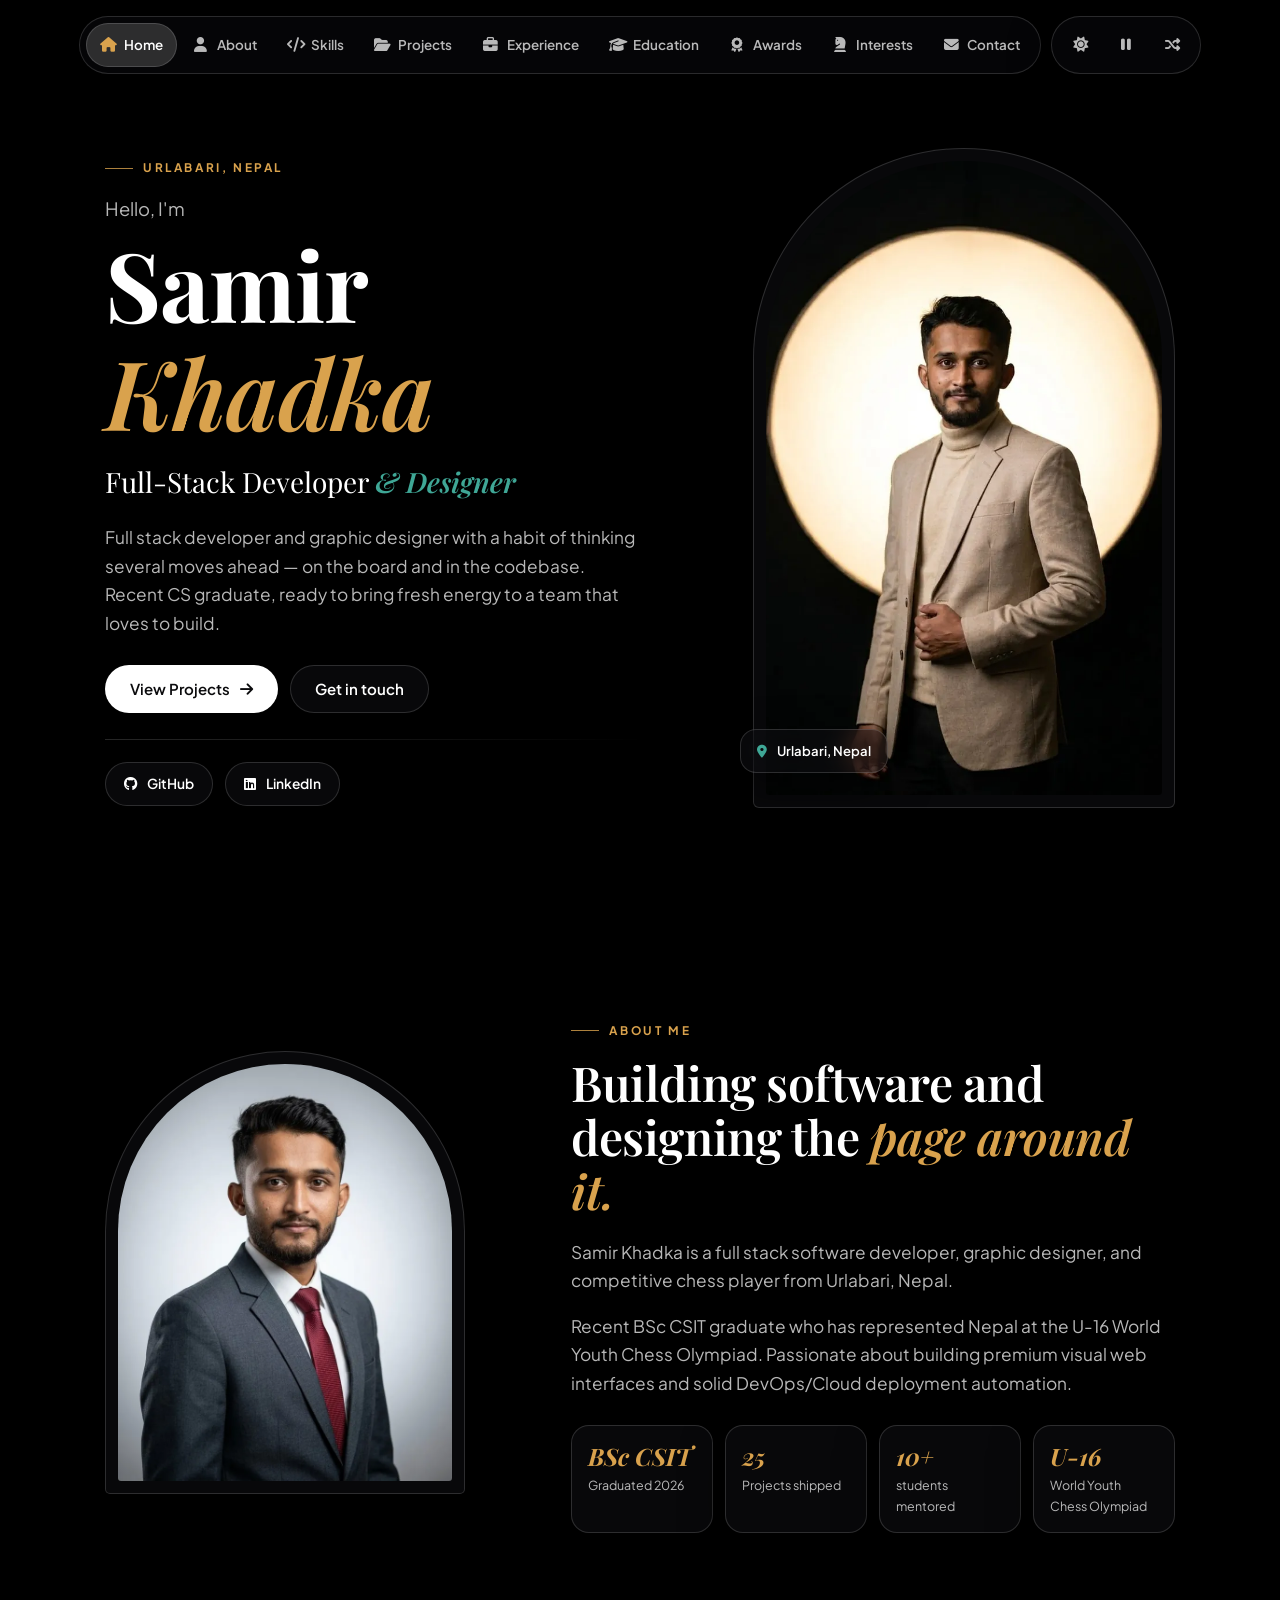
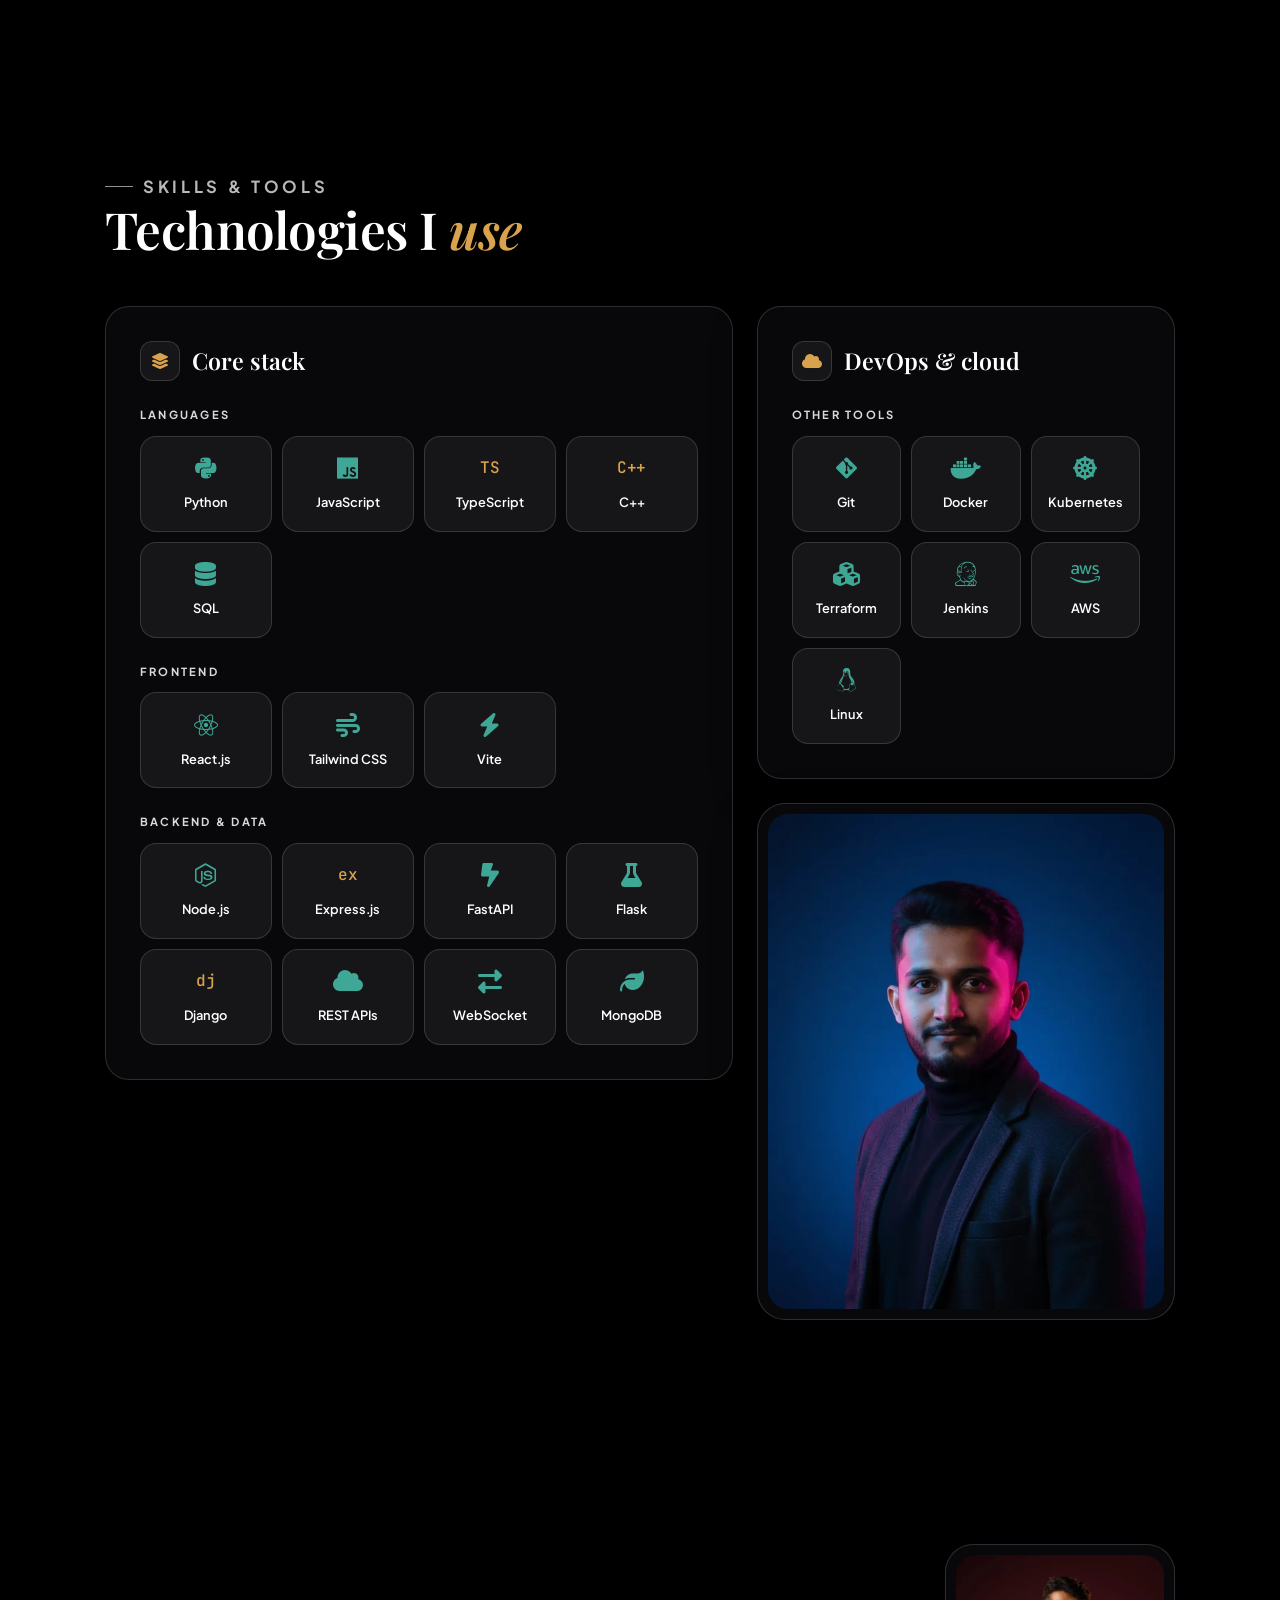
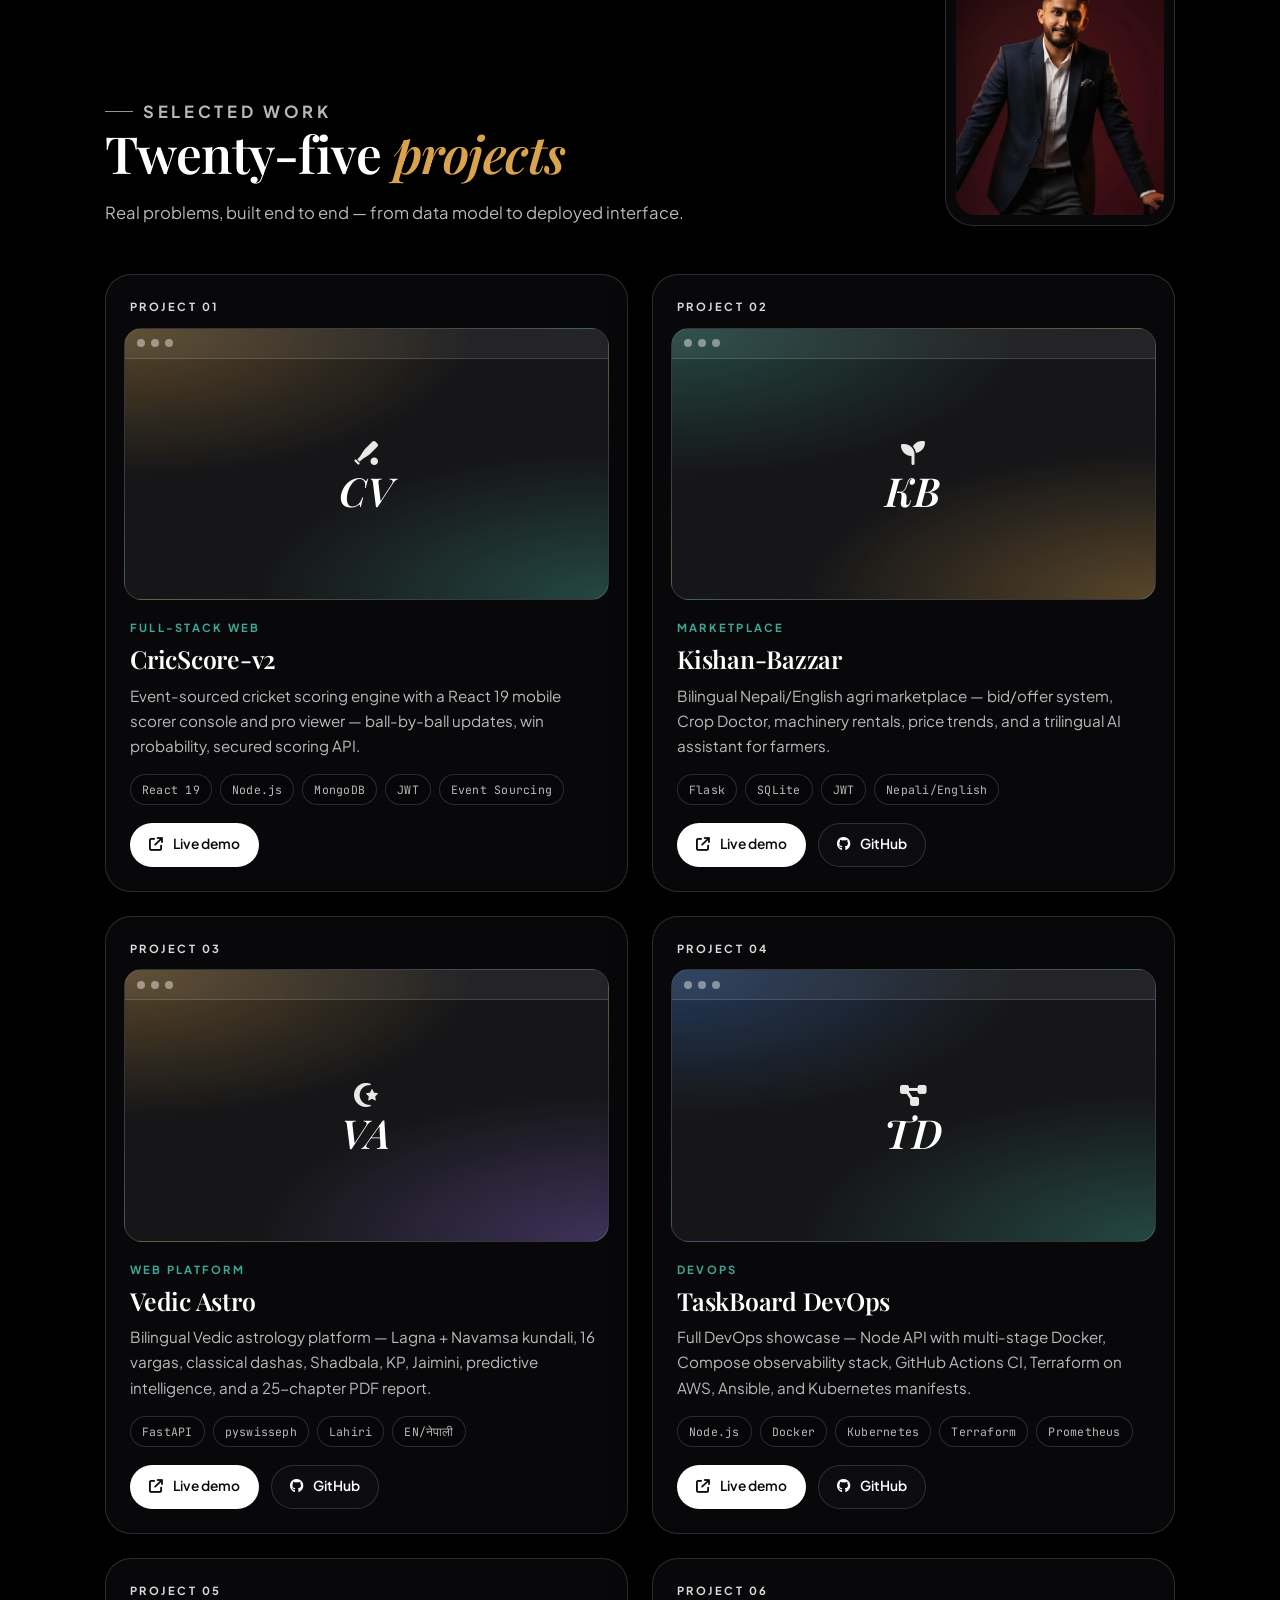
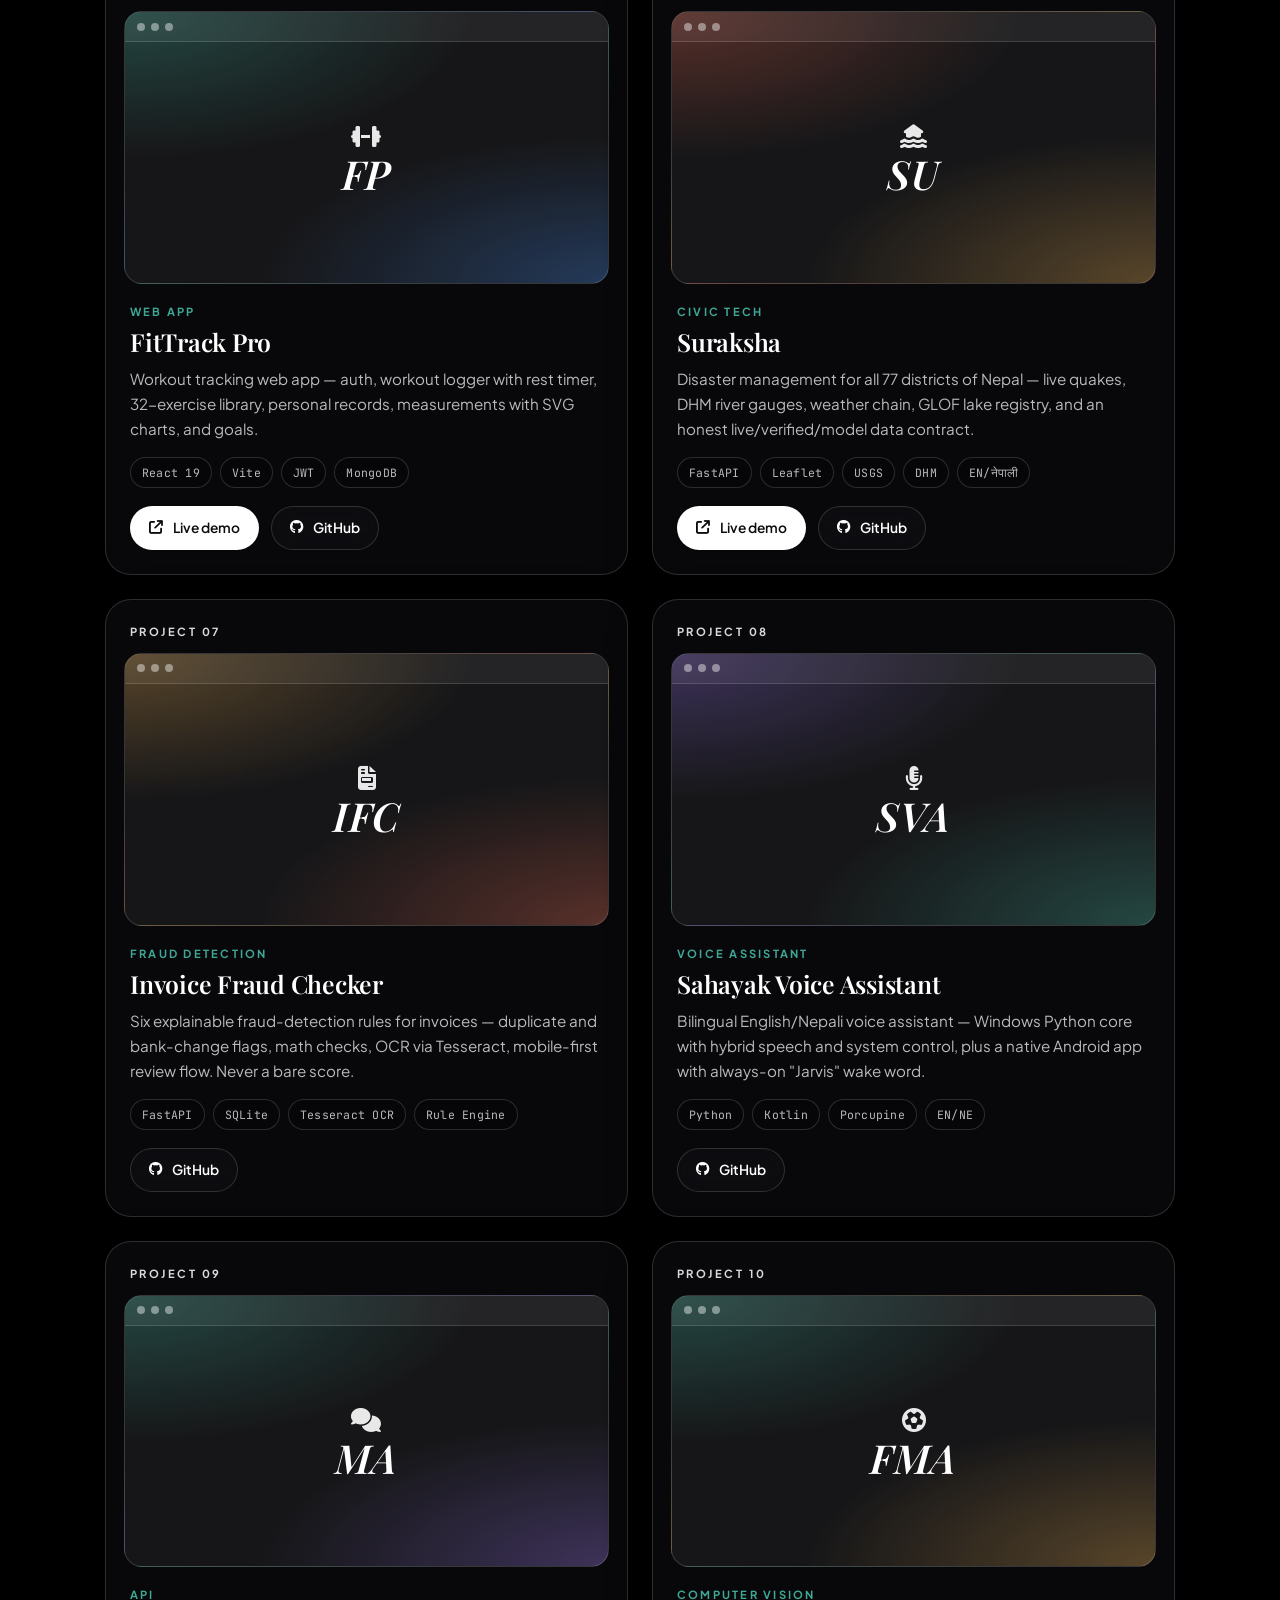
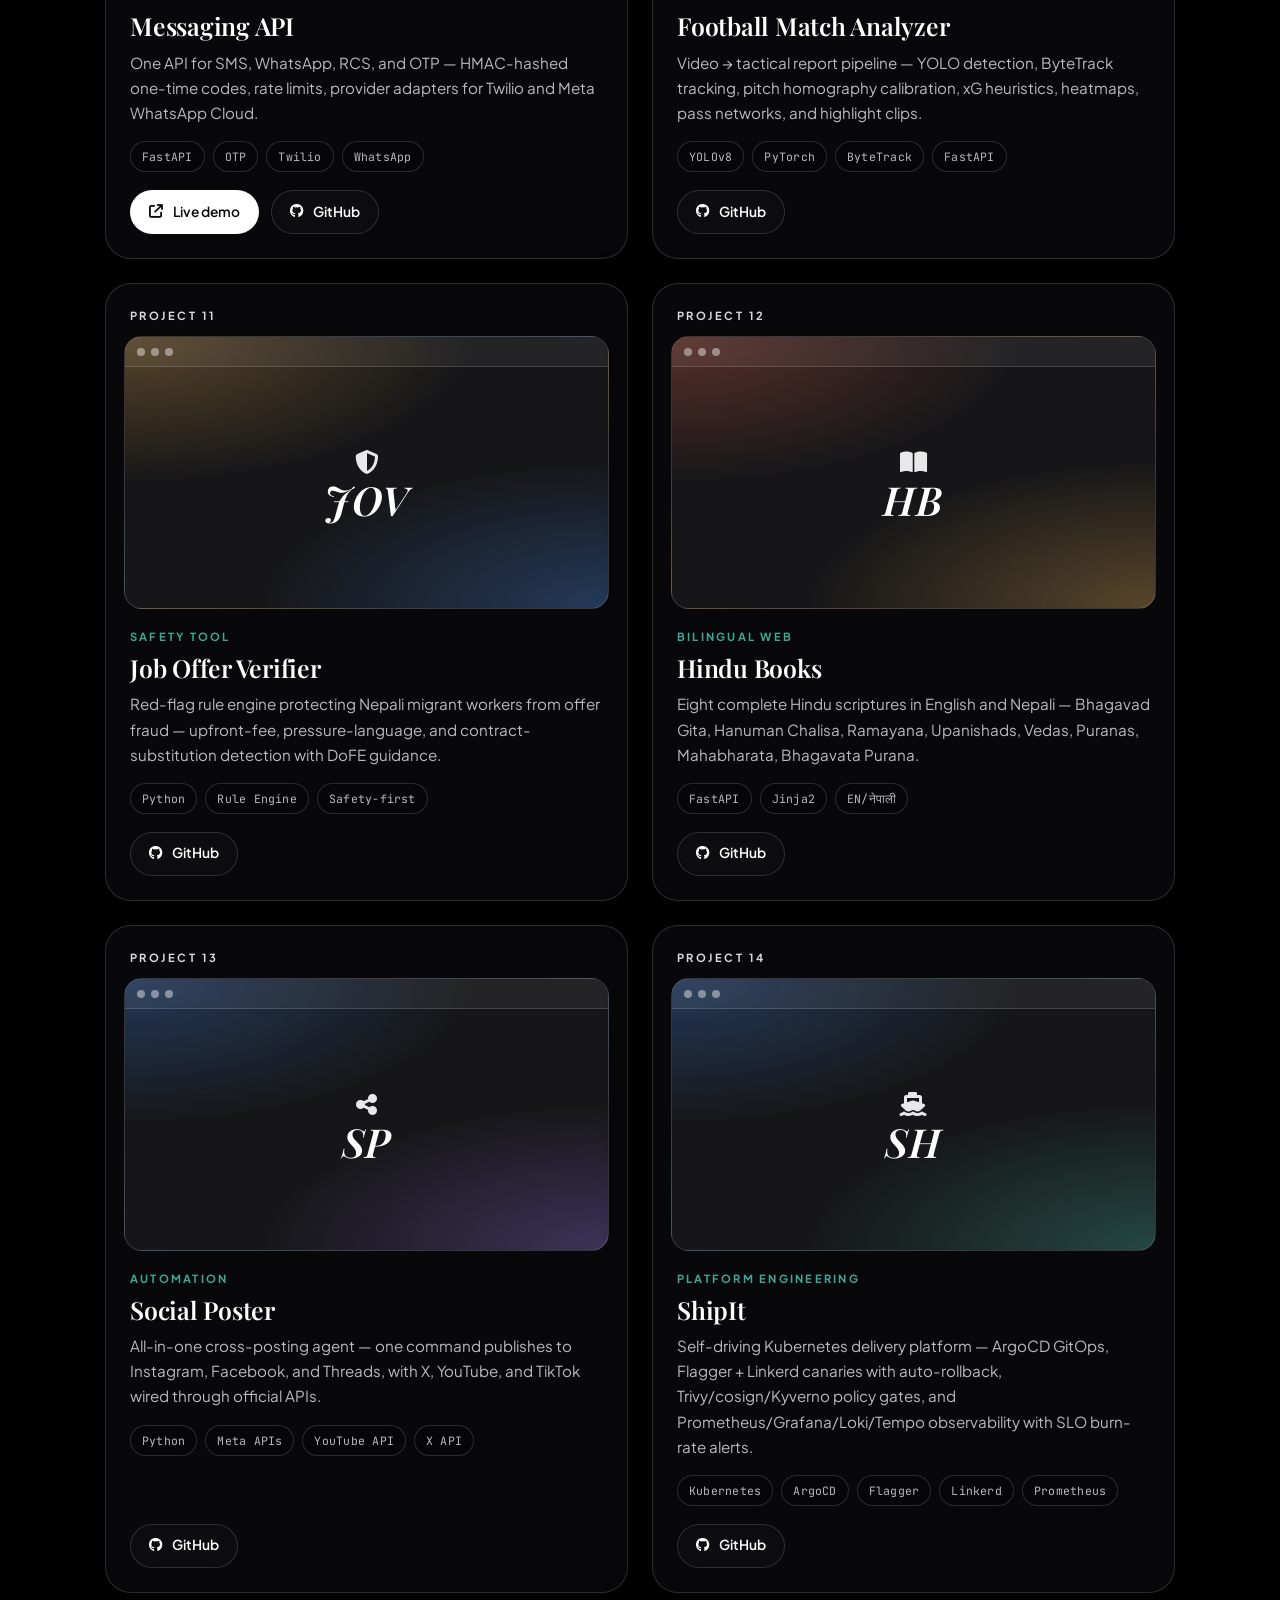
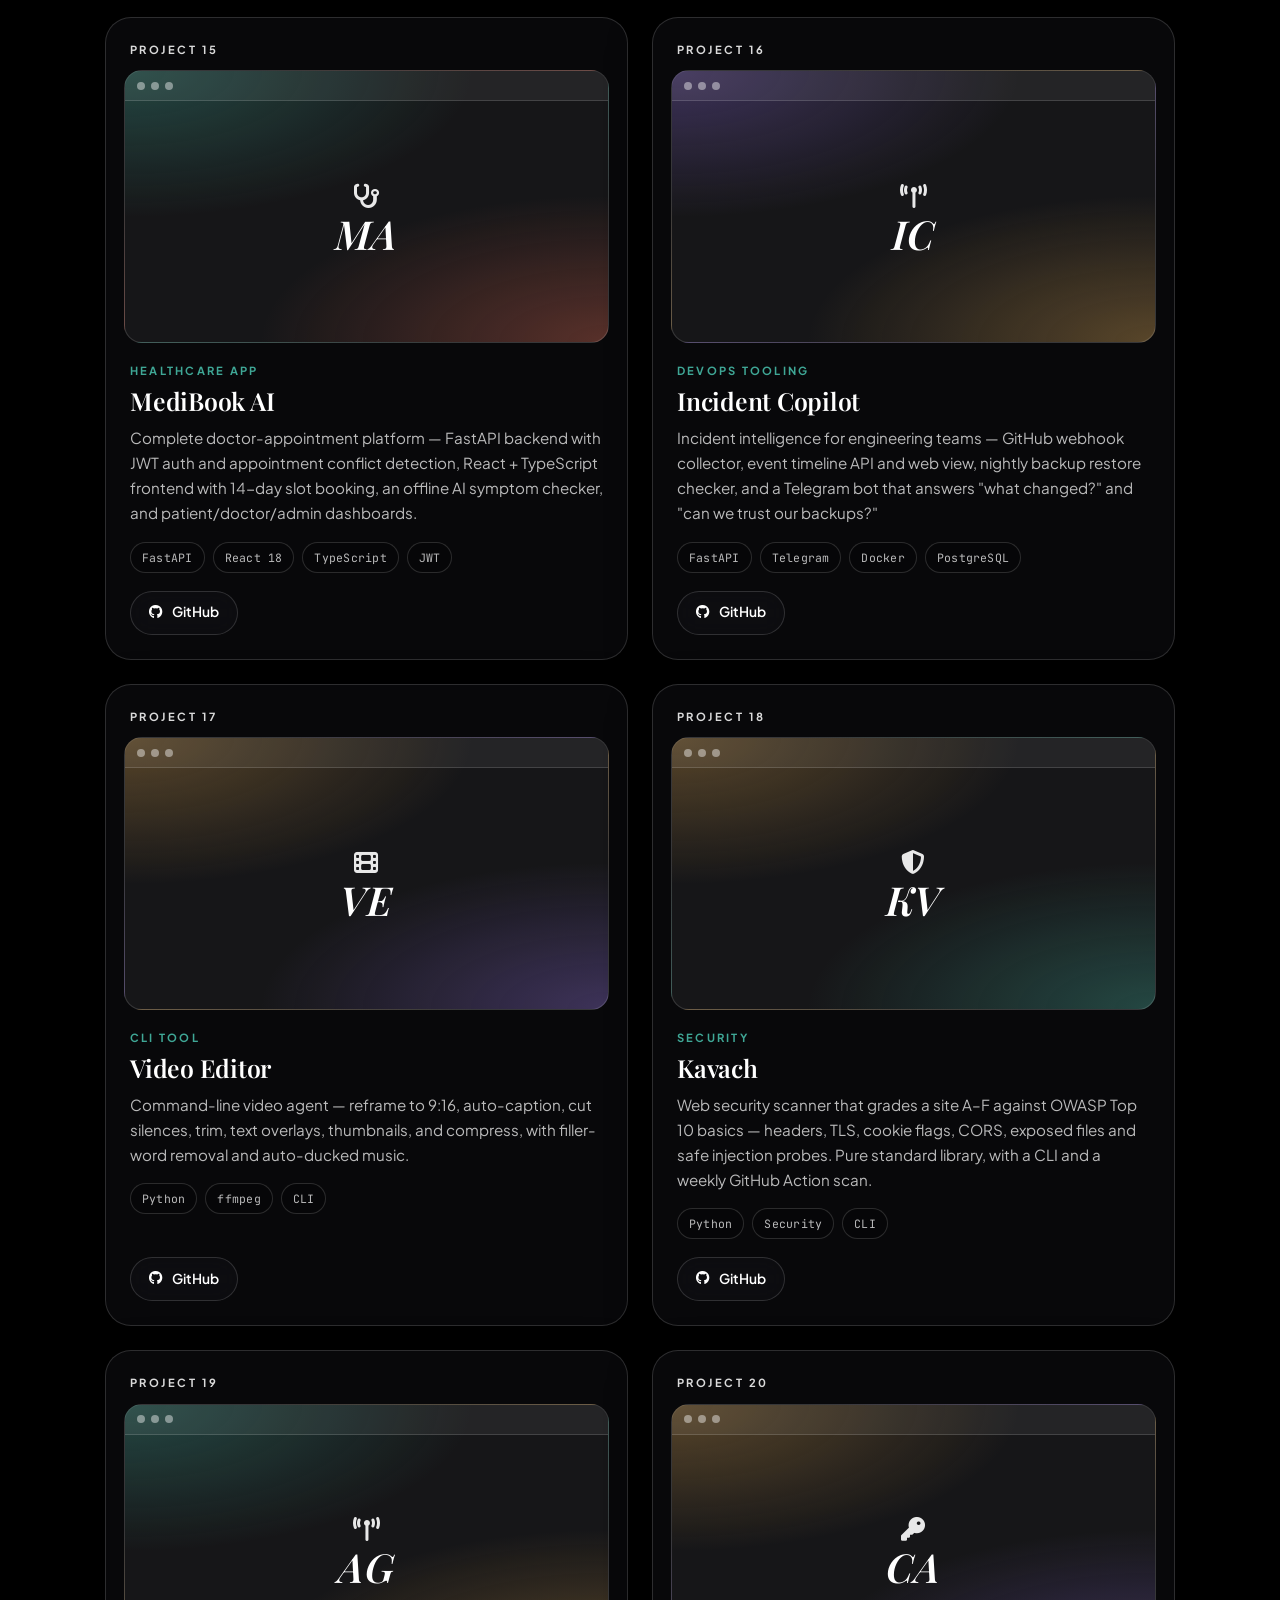
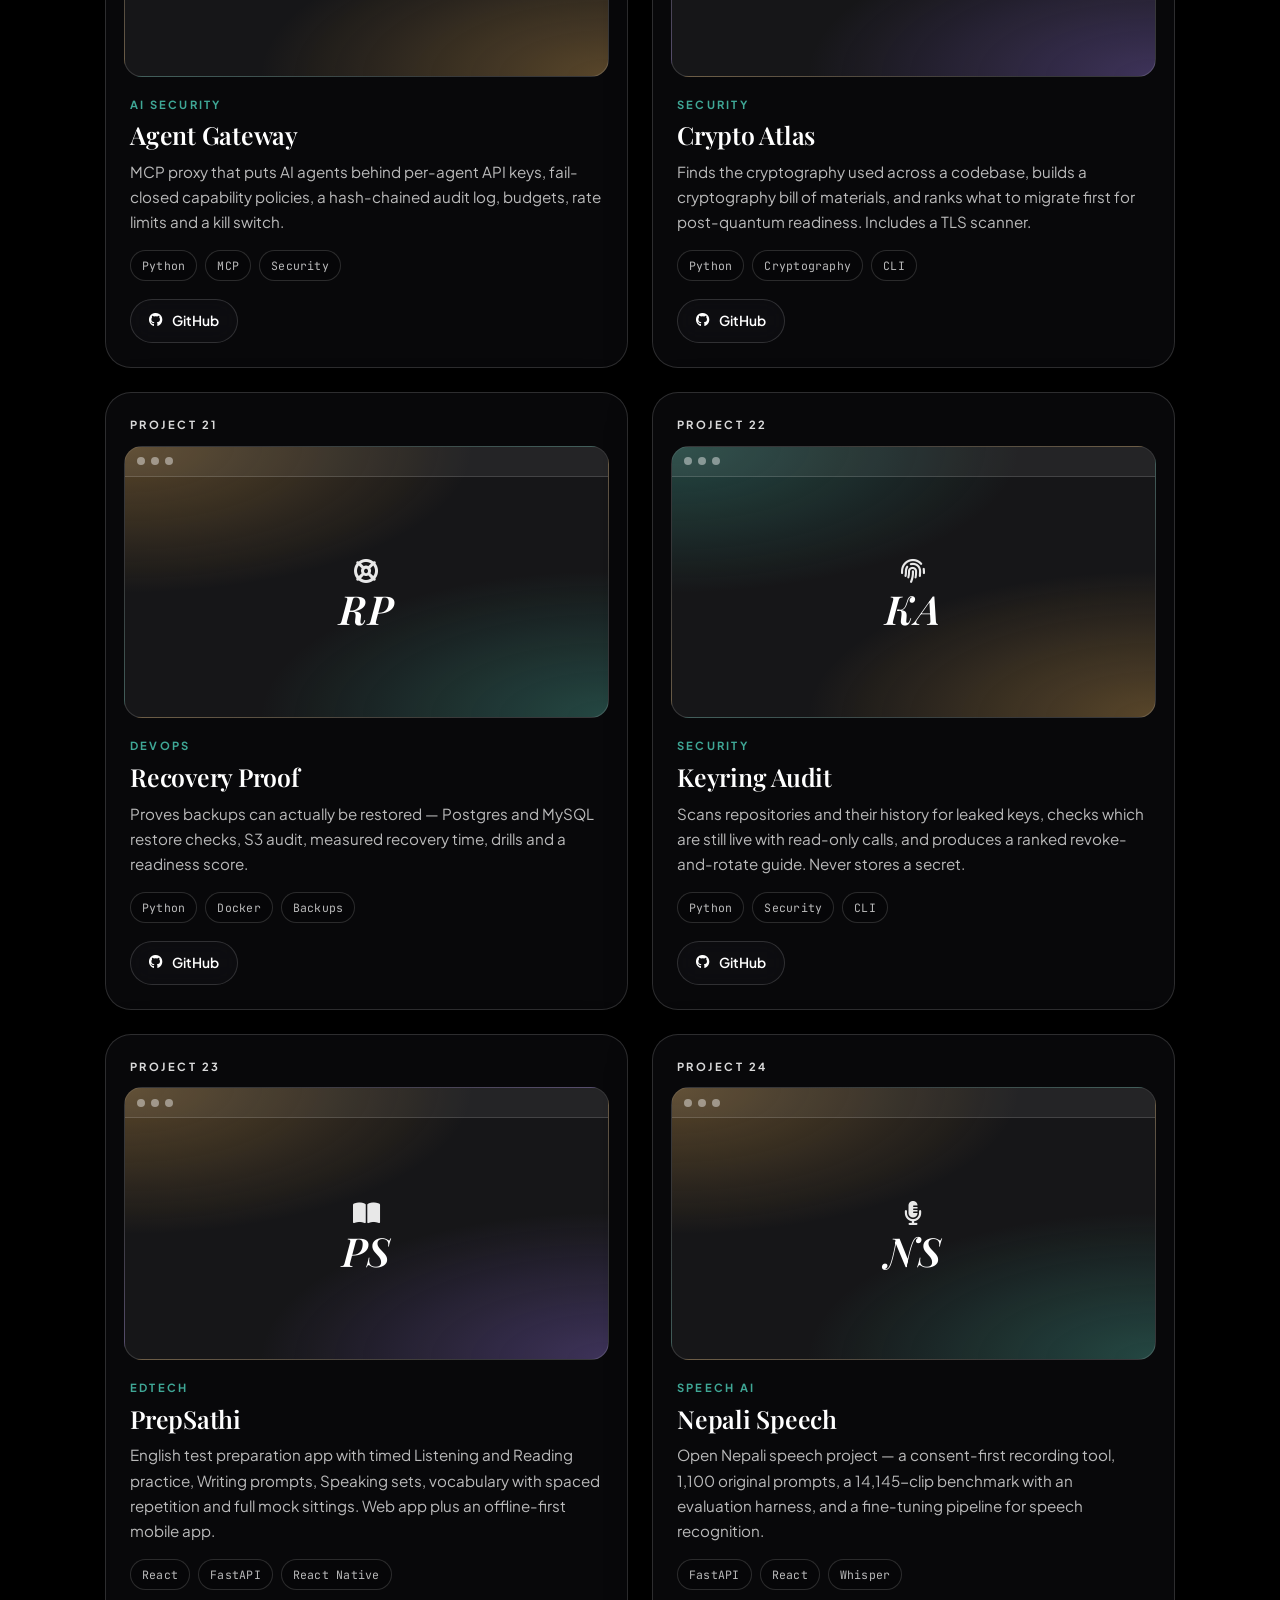
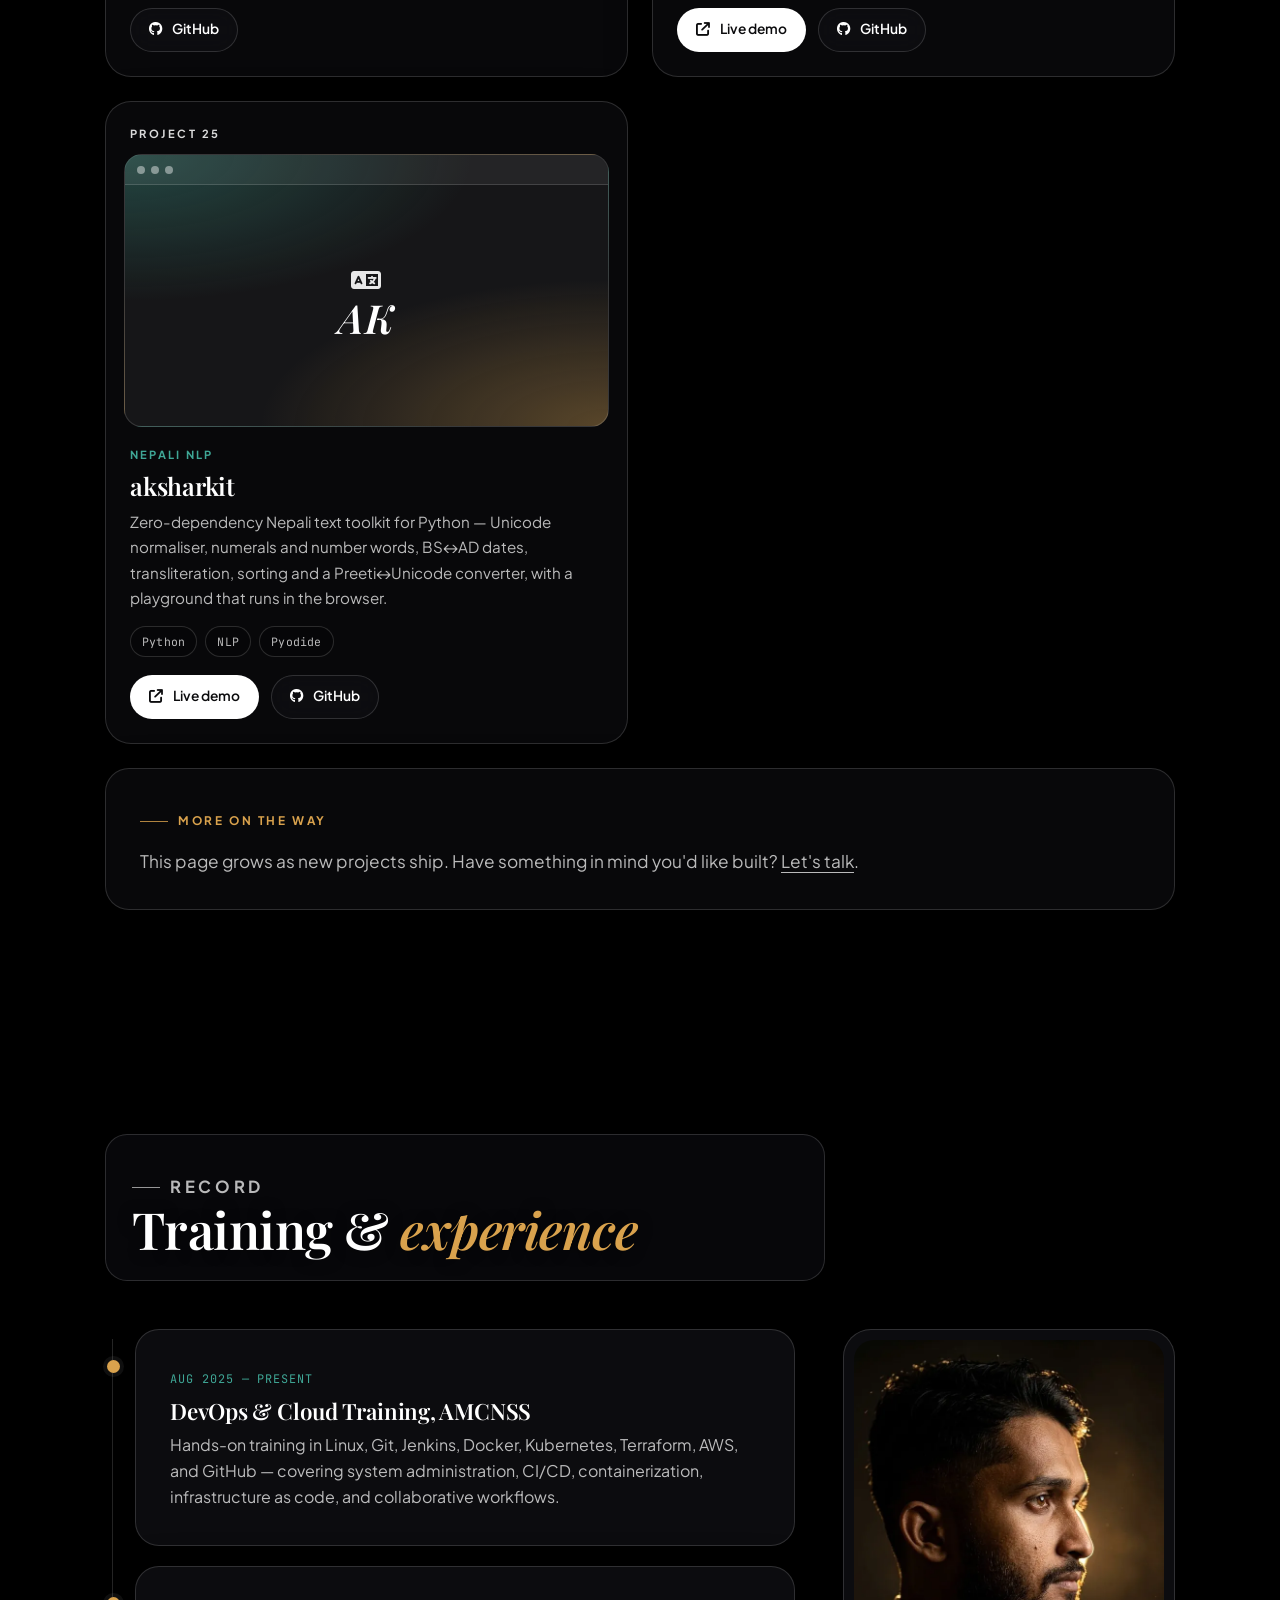
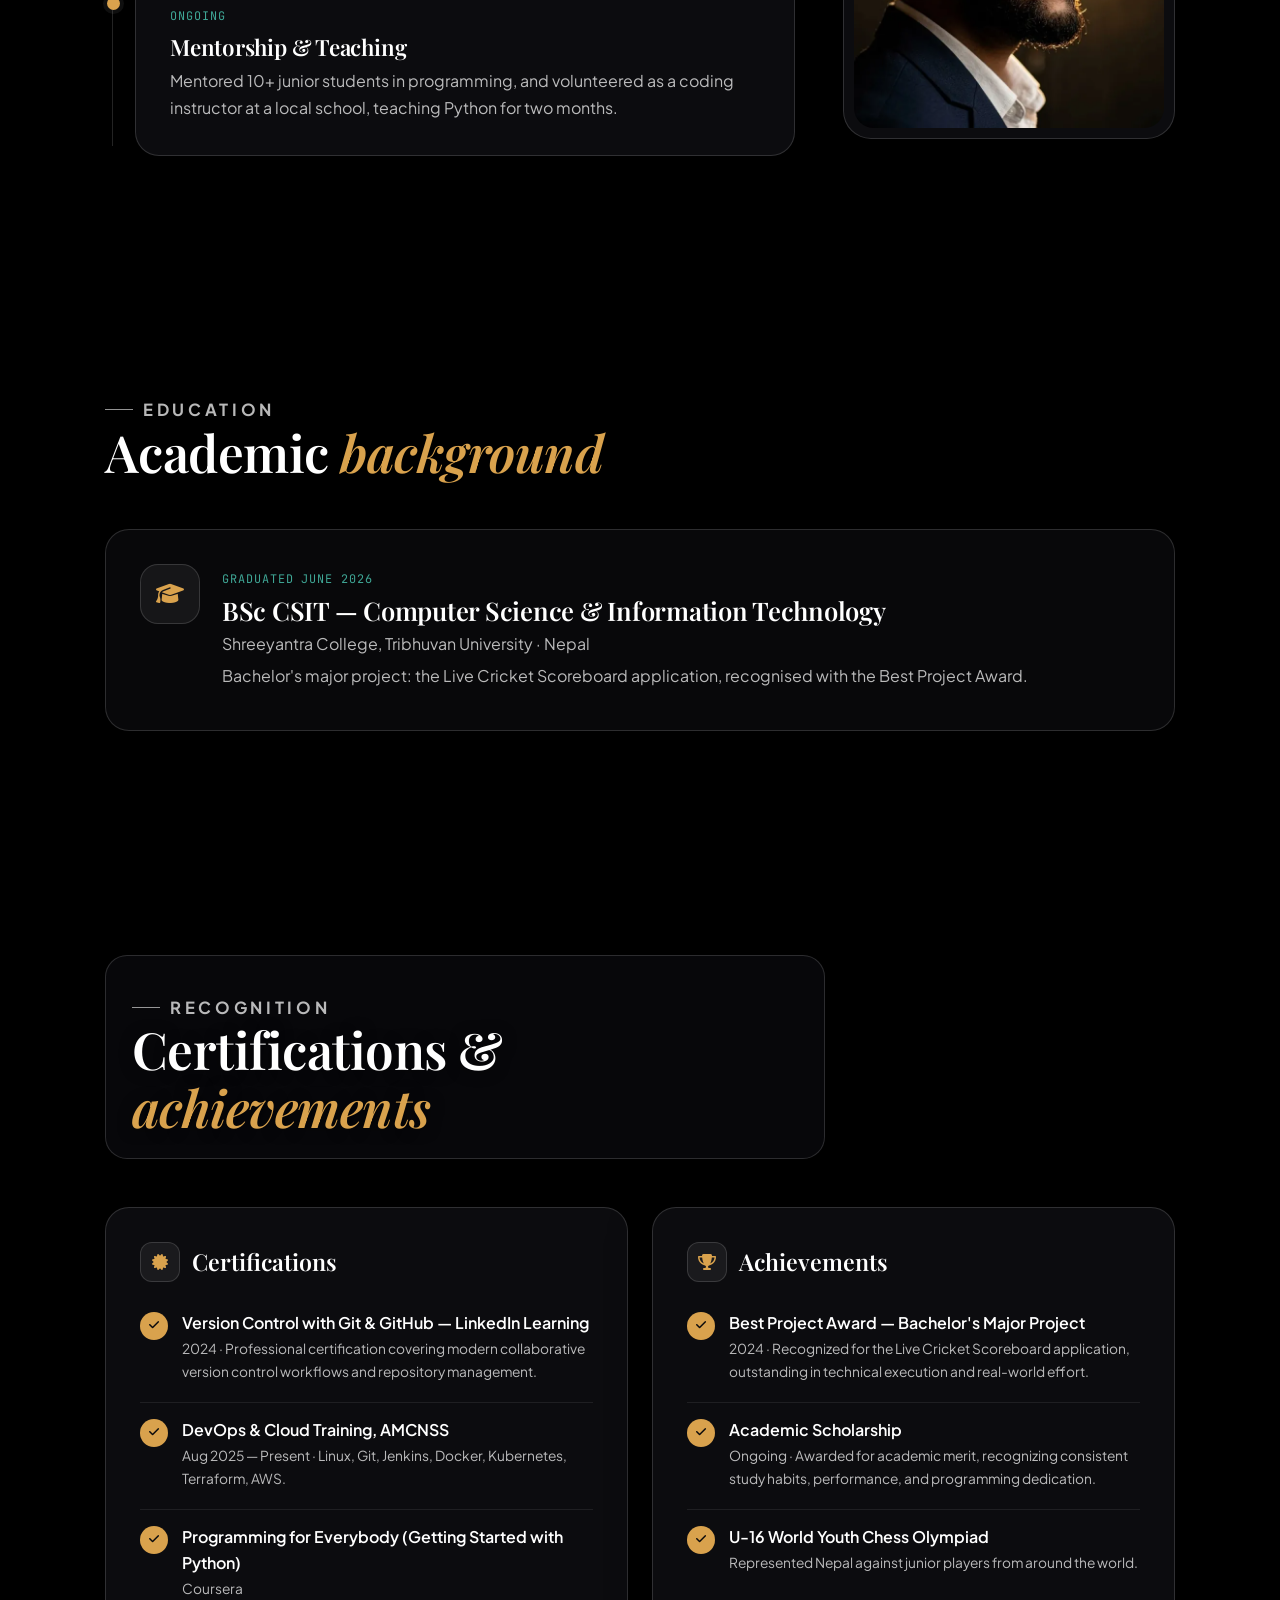
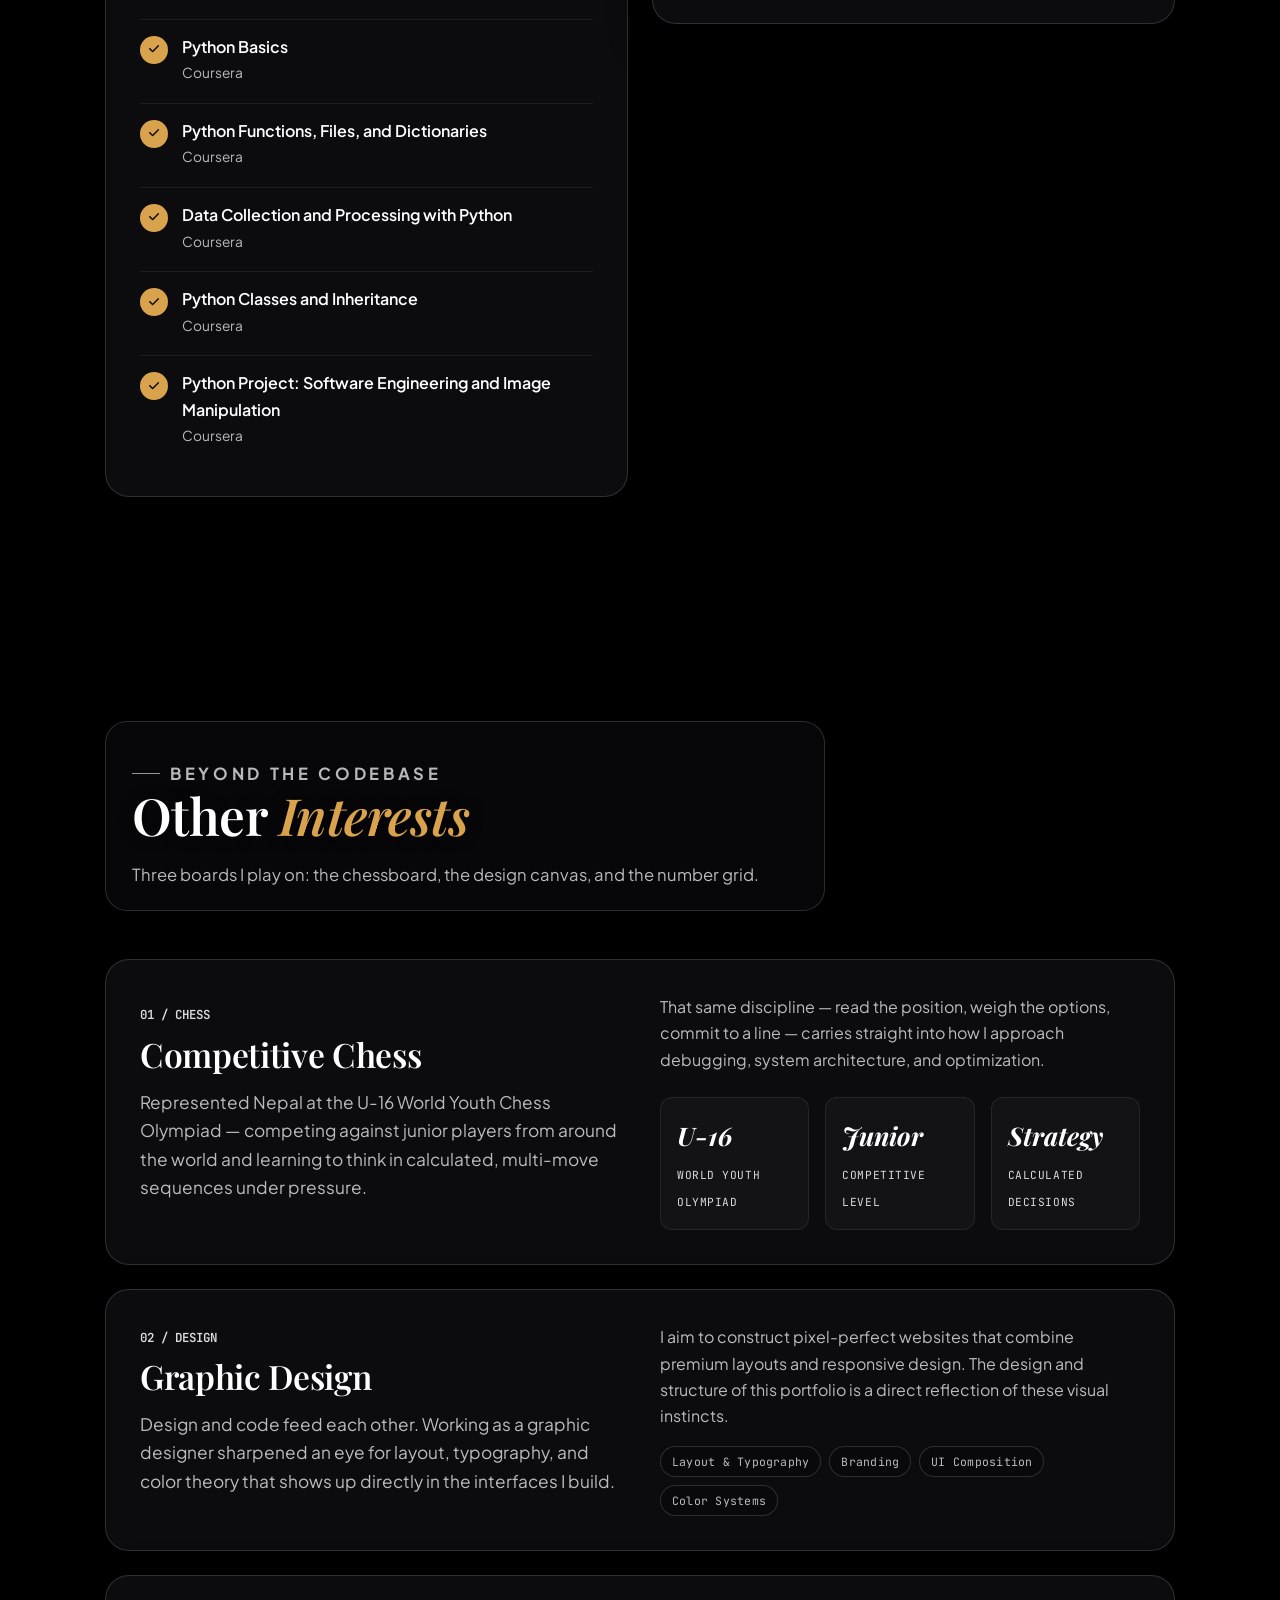
<file: contact.html>
<!DOCTYPE html>
<html lang="en" data-theme="dark">
<head>
  <meta charset="UTF-8">
  <meta name="viewport" content="width=device-width, initial-scale=1.0">
  <title>Contact — Samir Khadka</title>
  <meta name="description" content="Get in touch with Samir Khadka — full stack developer, DevOps enthusiast, and graphic designer based in Nepal.">
  <link rel="canonical" href="https://samir-khadka.com.np/">
  <link rel="icon" type="image/svg+xml" href="/favicon.svg">
  <meta name="theme-color" content="#0f172a">
  <meta http-equiv="refresh" content="0; url=./#contact">
  <link rel="stylesheet" href="style.css?v=8">
  <script>location.replace('./#contact');</script>
</head>
<body>
  <main class="landing">
    <div class="glass card">
      <h1>Contact</h1>
      <p class="lead">This page is now part of the home page.</p>
      <a class="btn solid" href="./#contact">Go to contact</a>
    </div>
  </main>
</body>
</html>
</file>
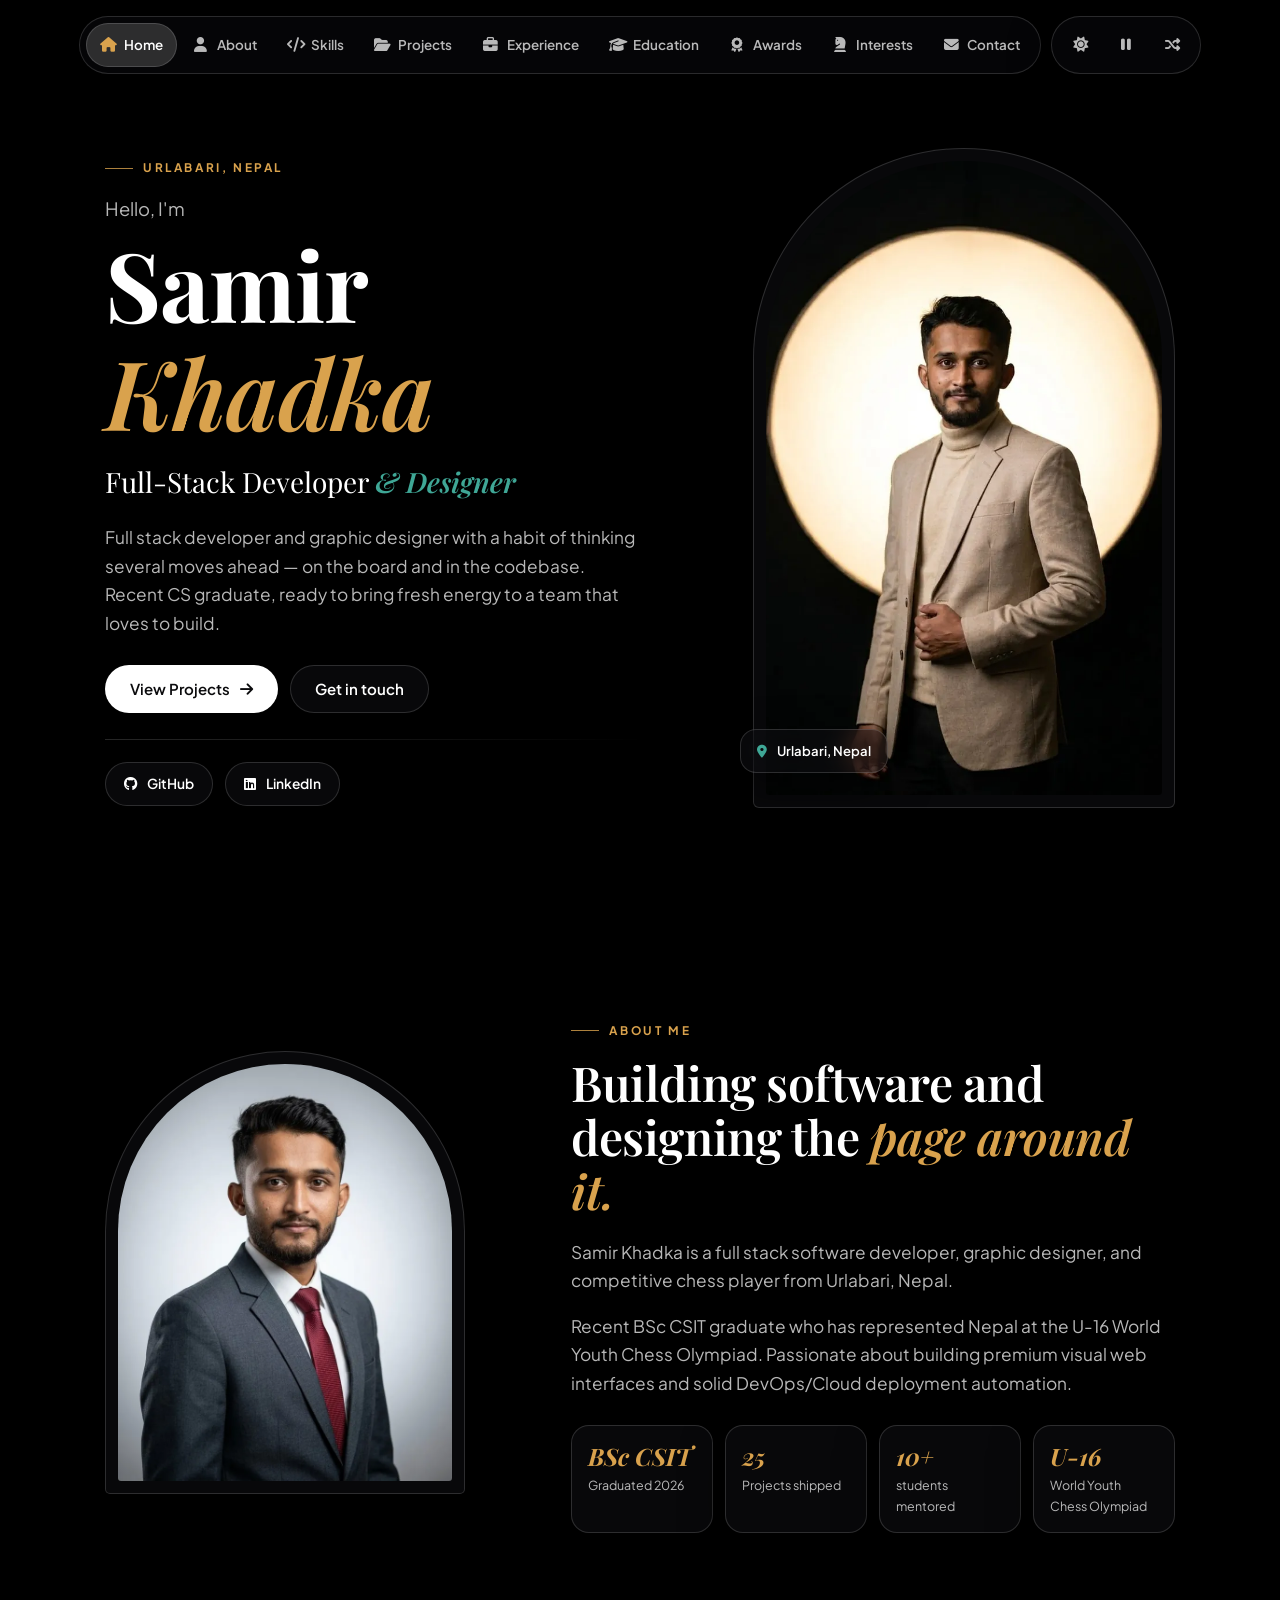
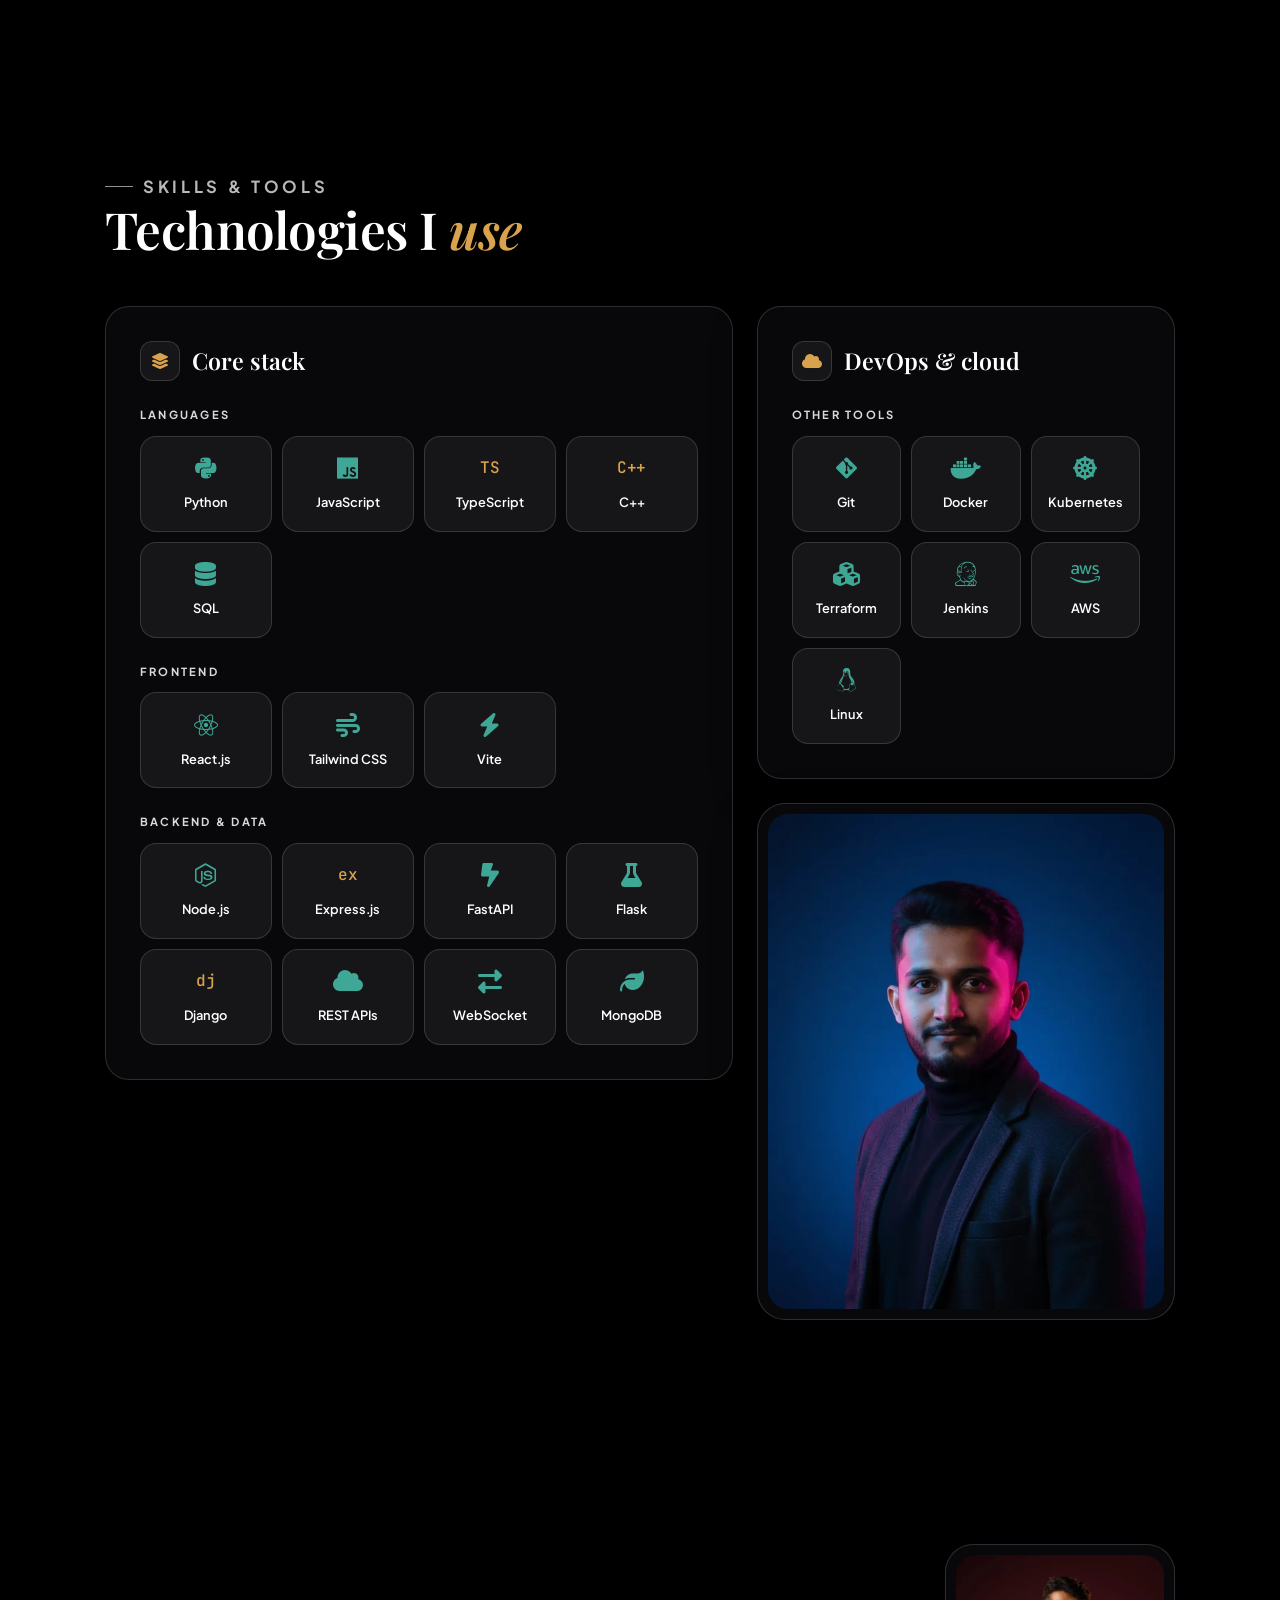
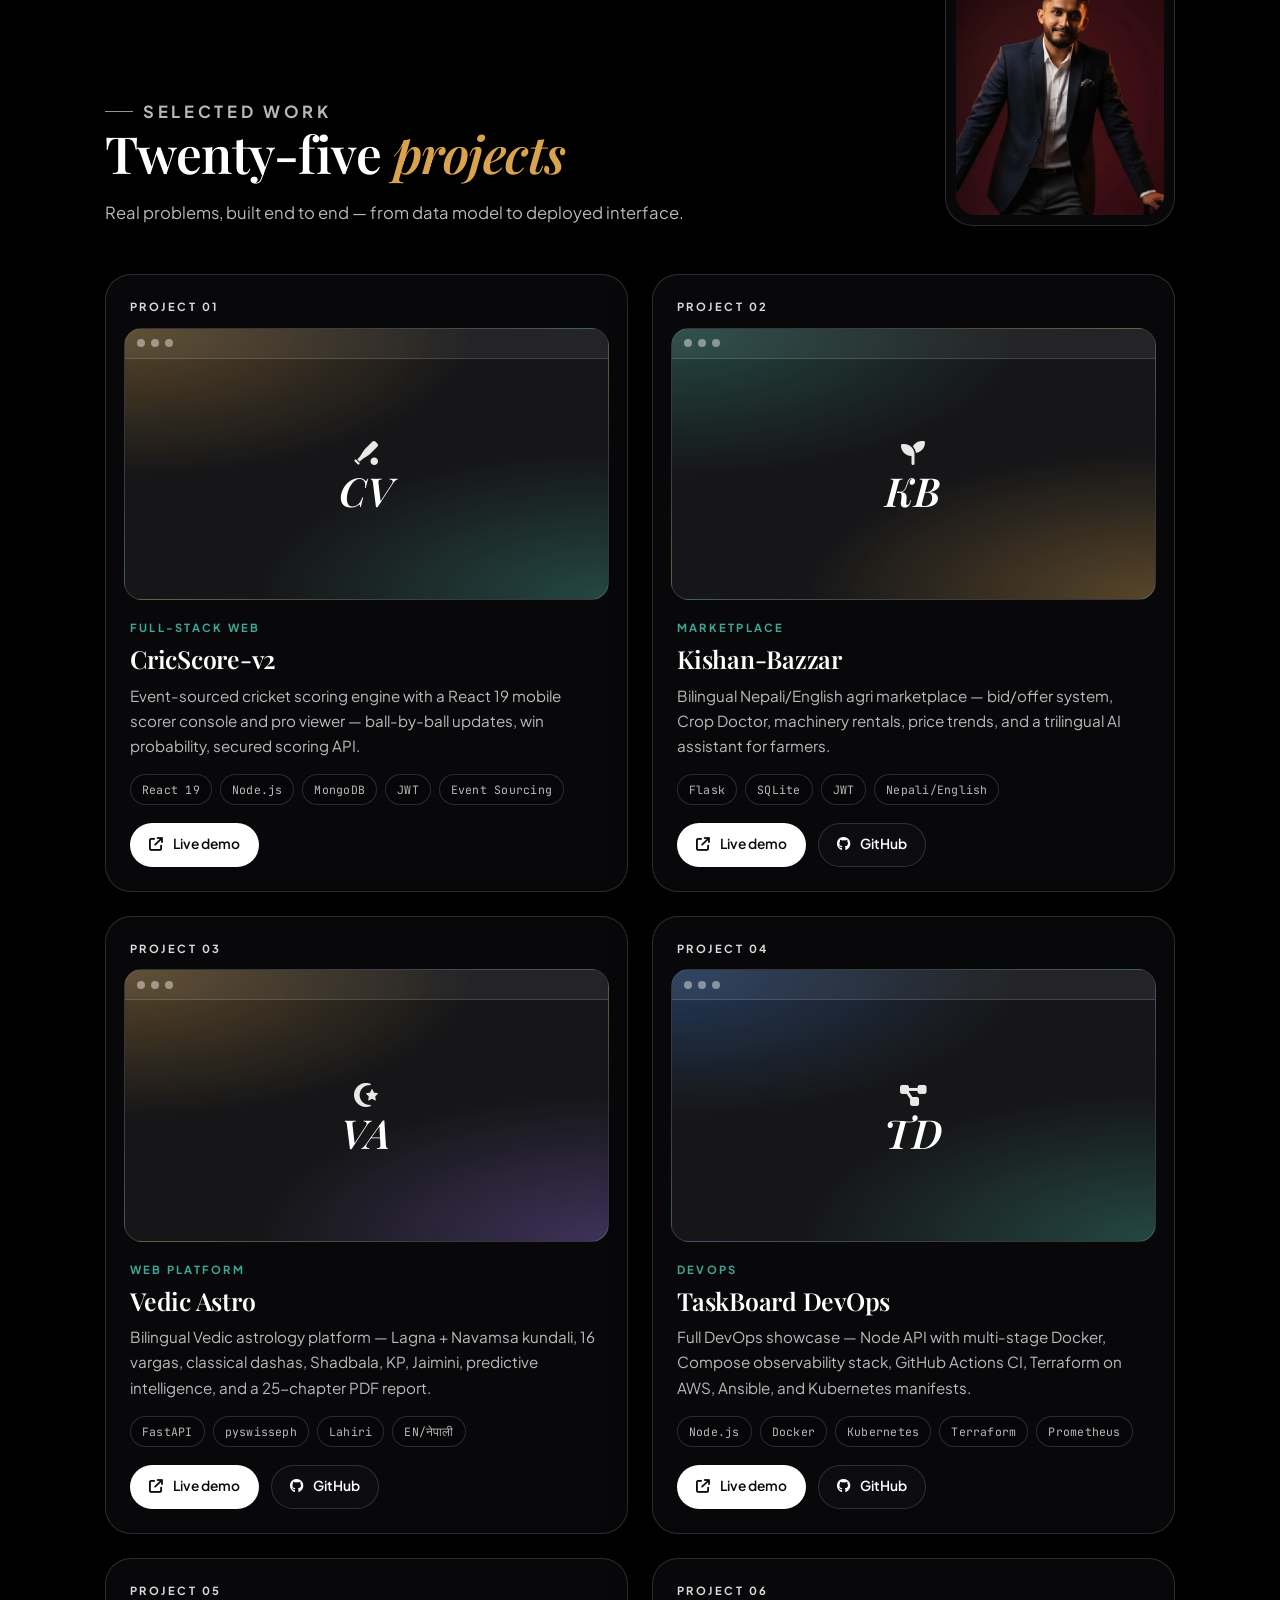
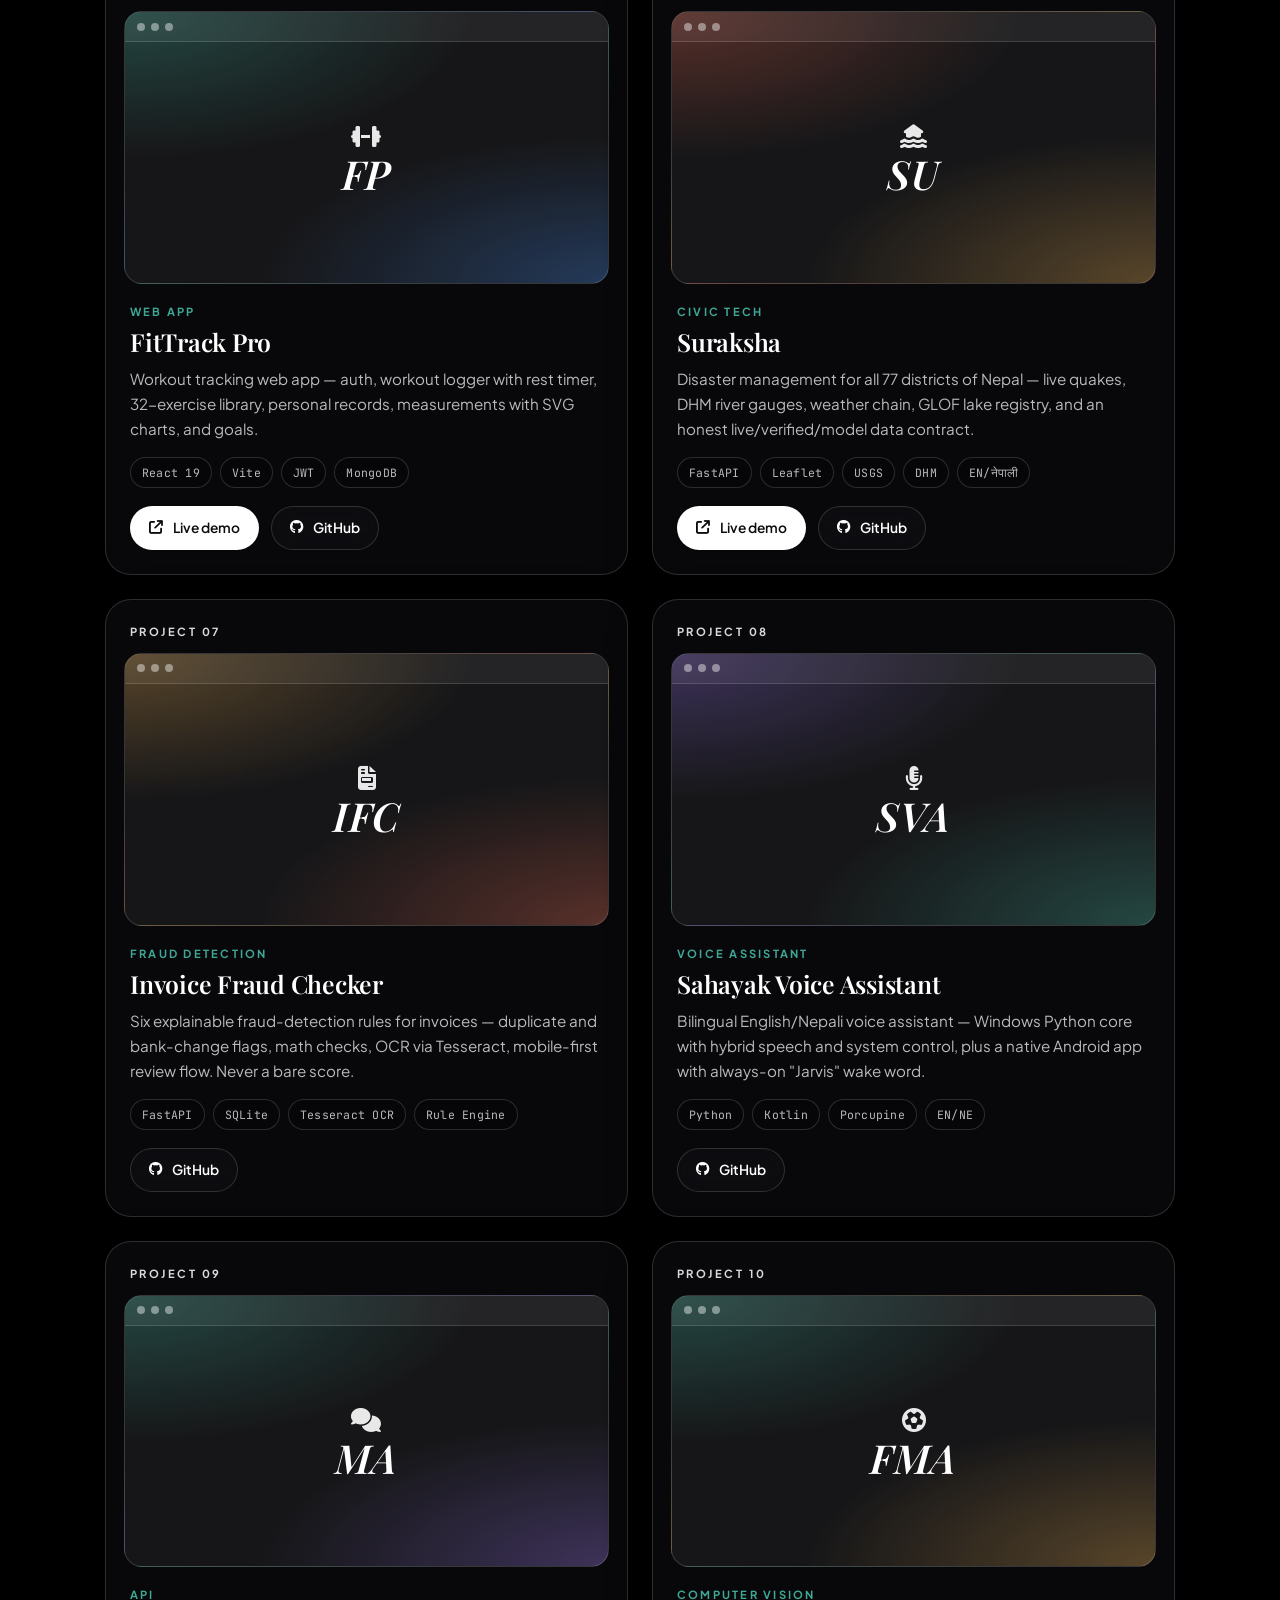
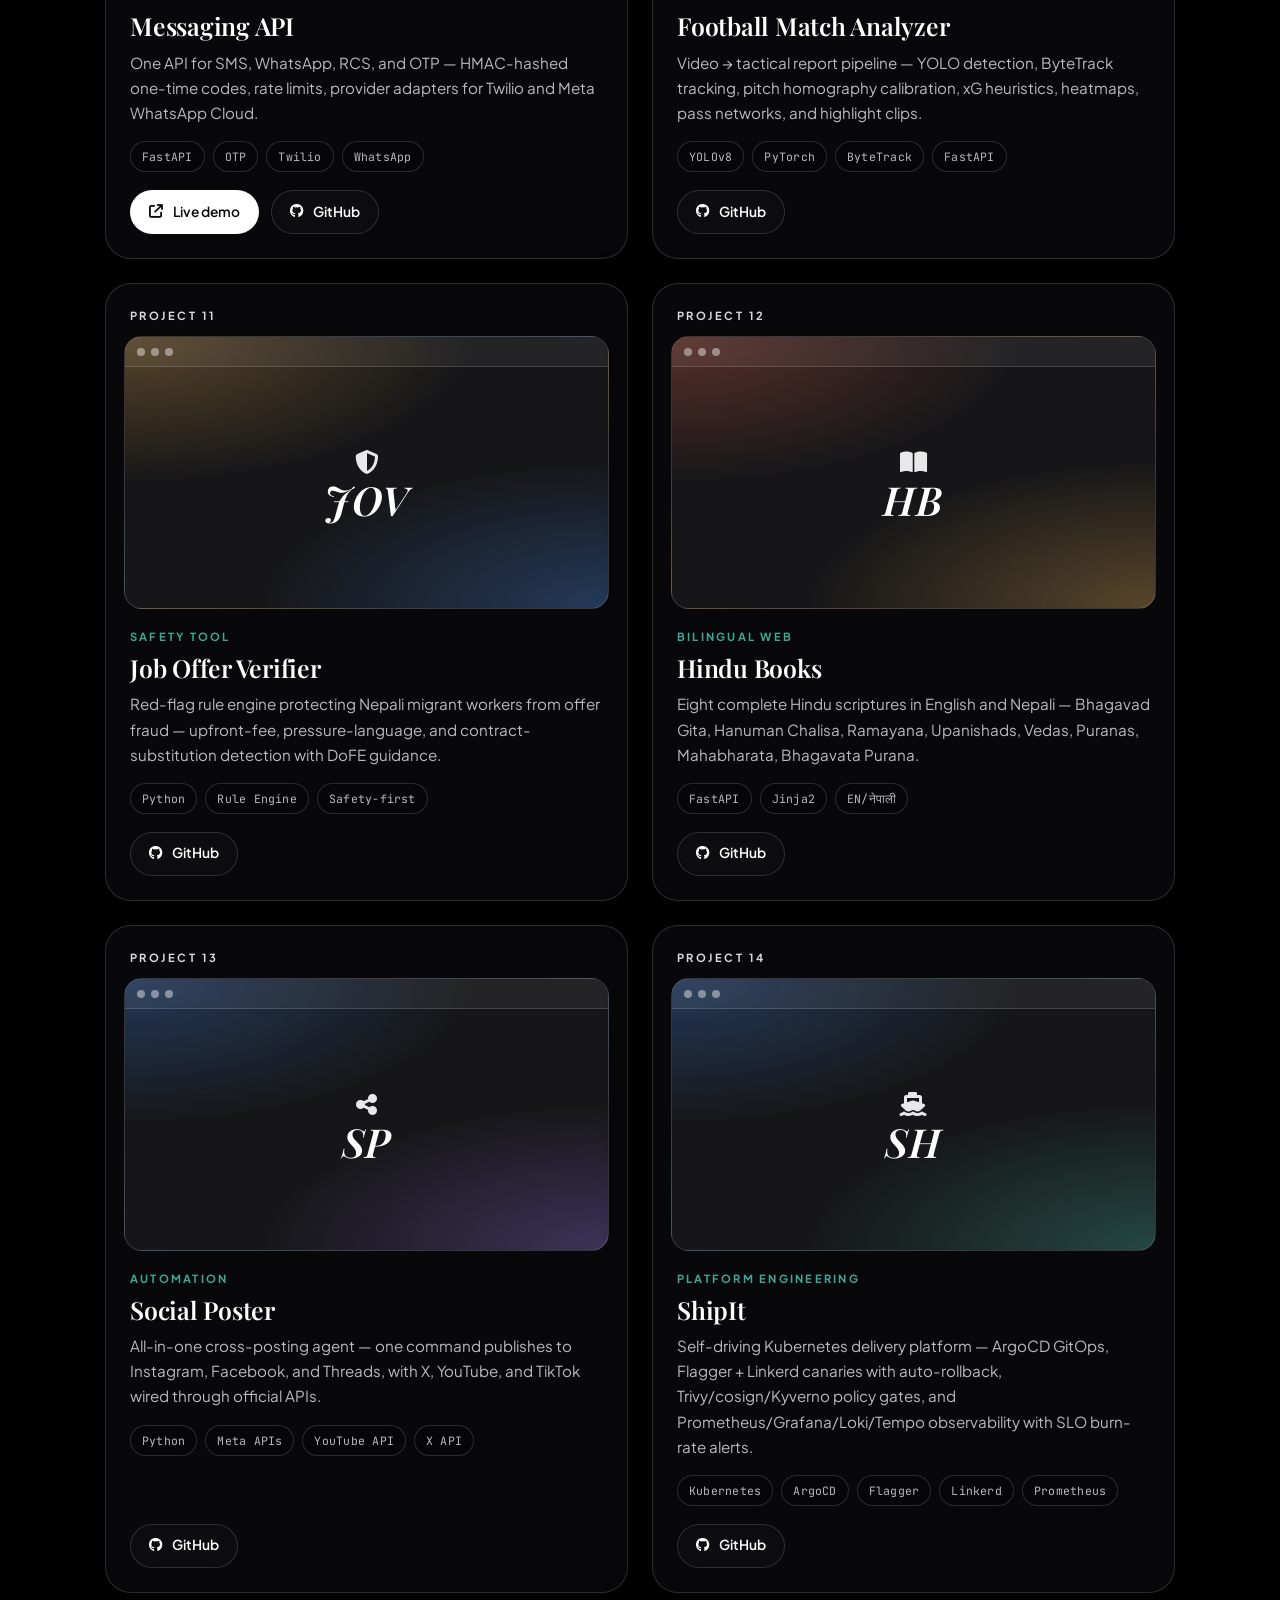
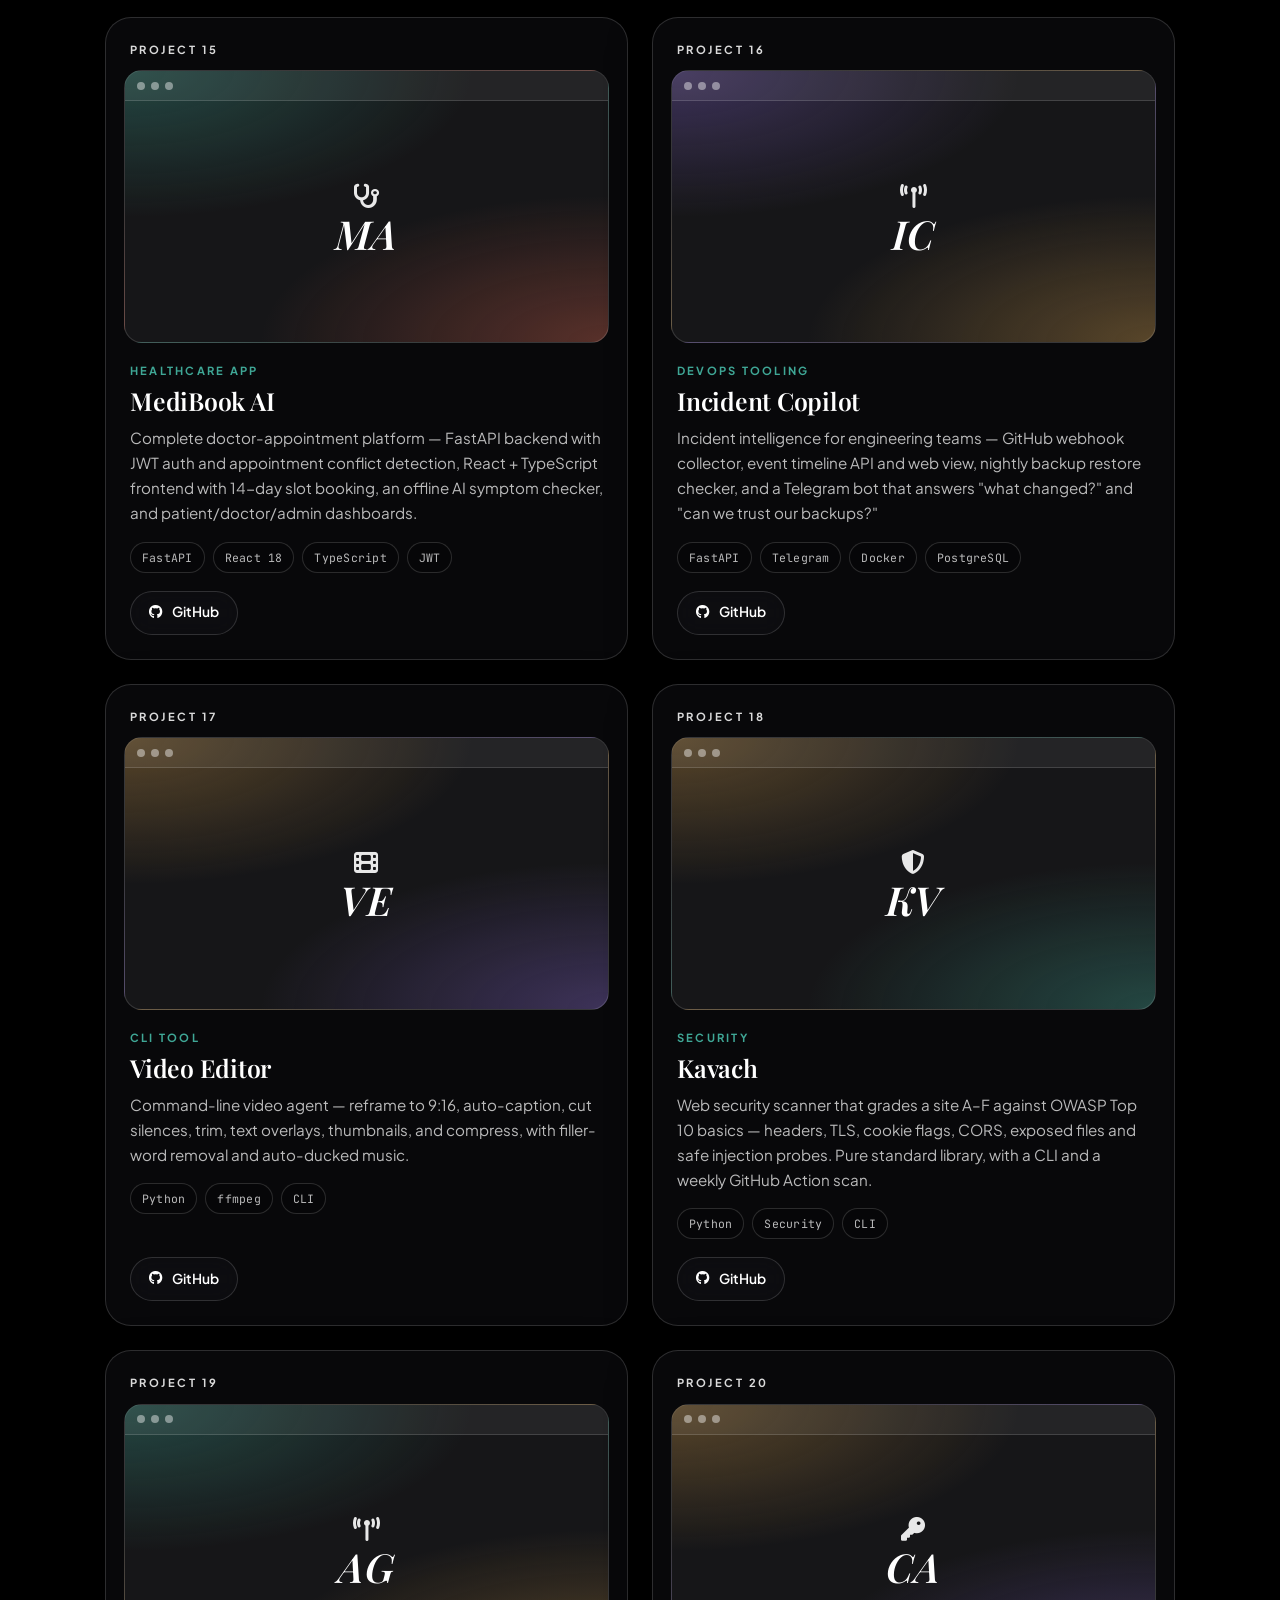
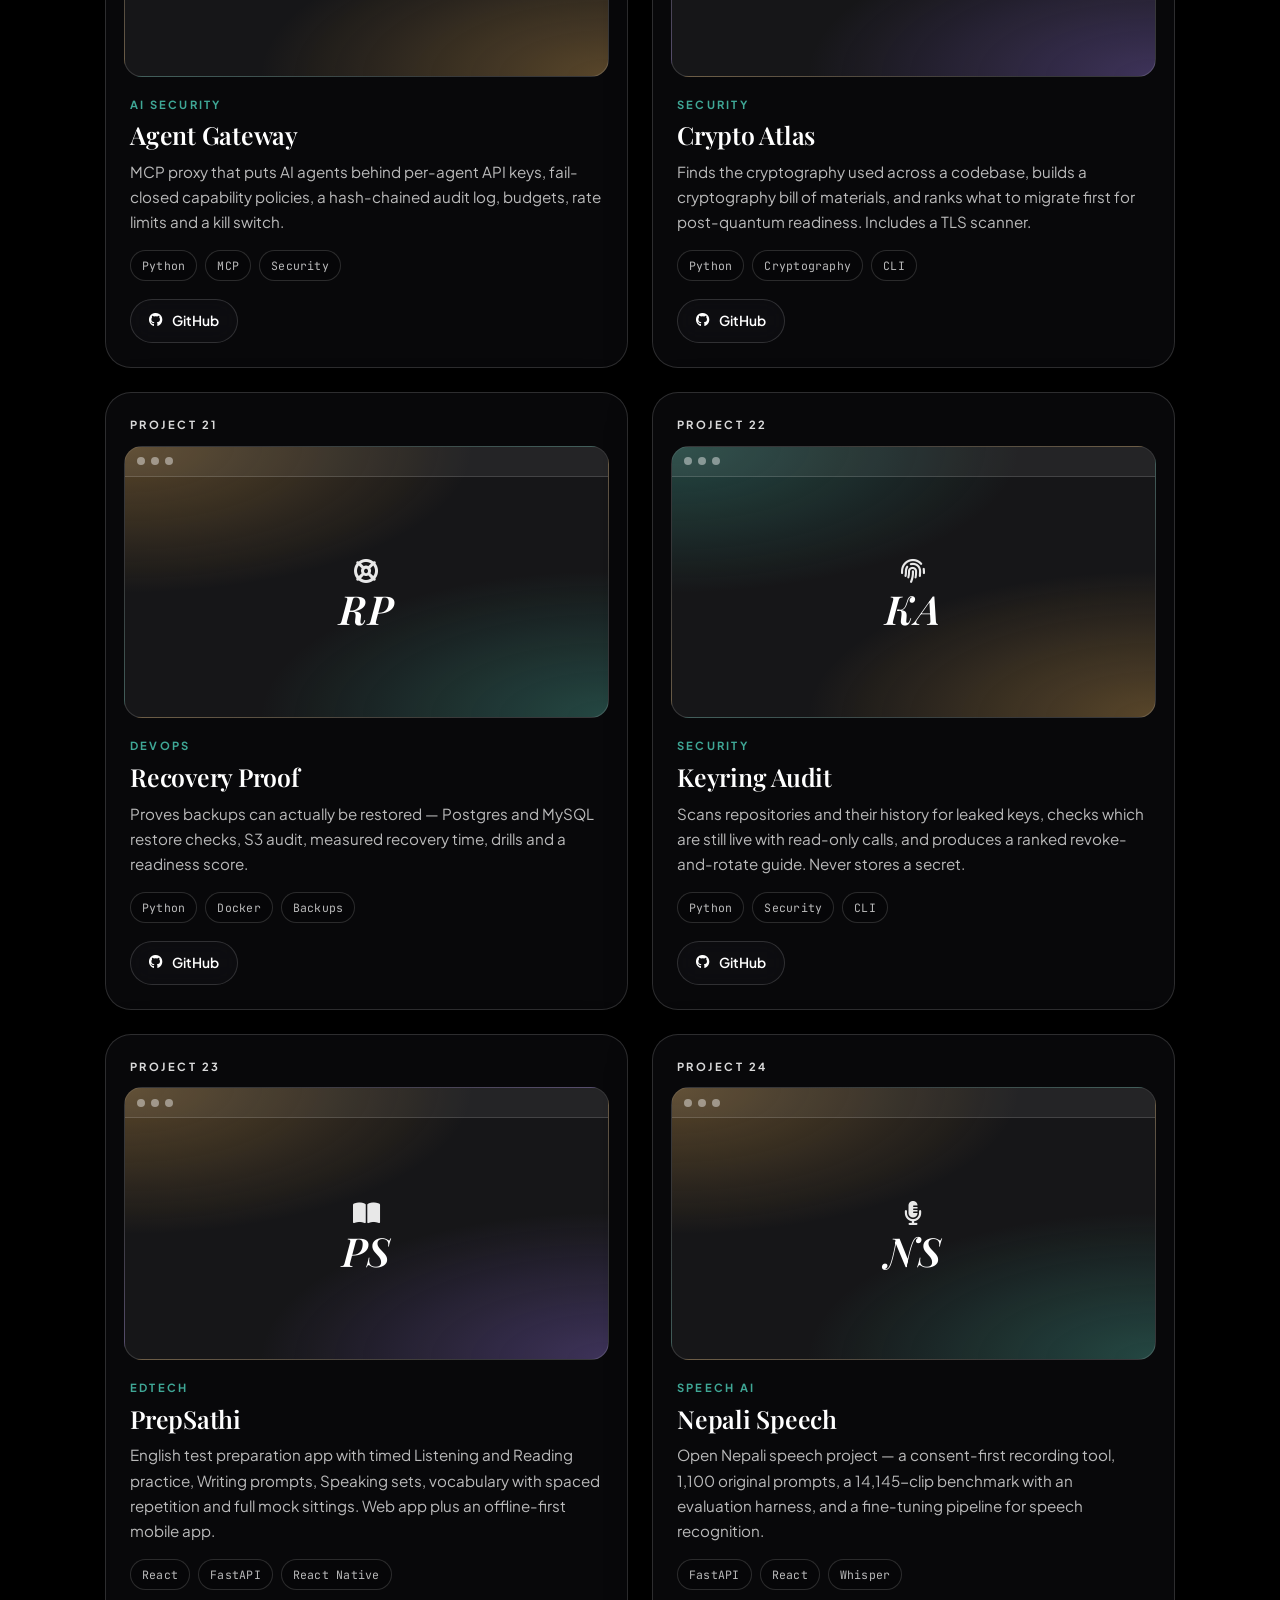
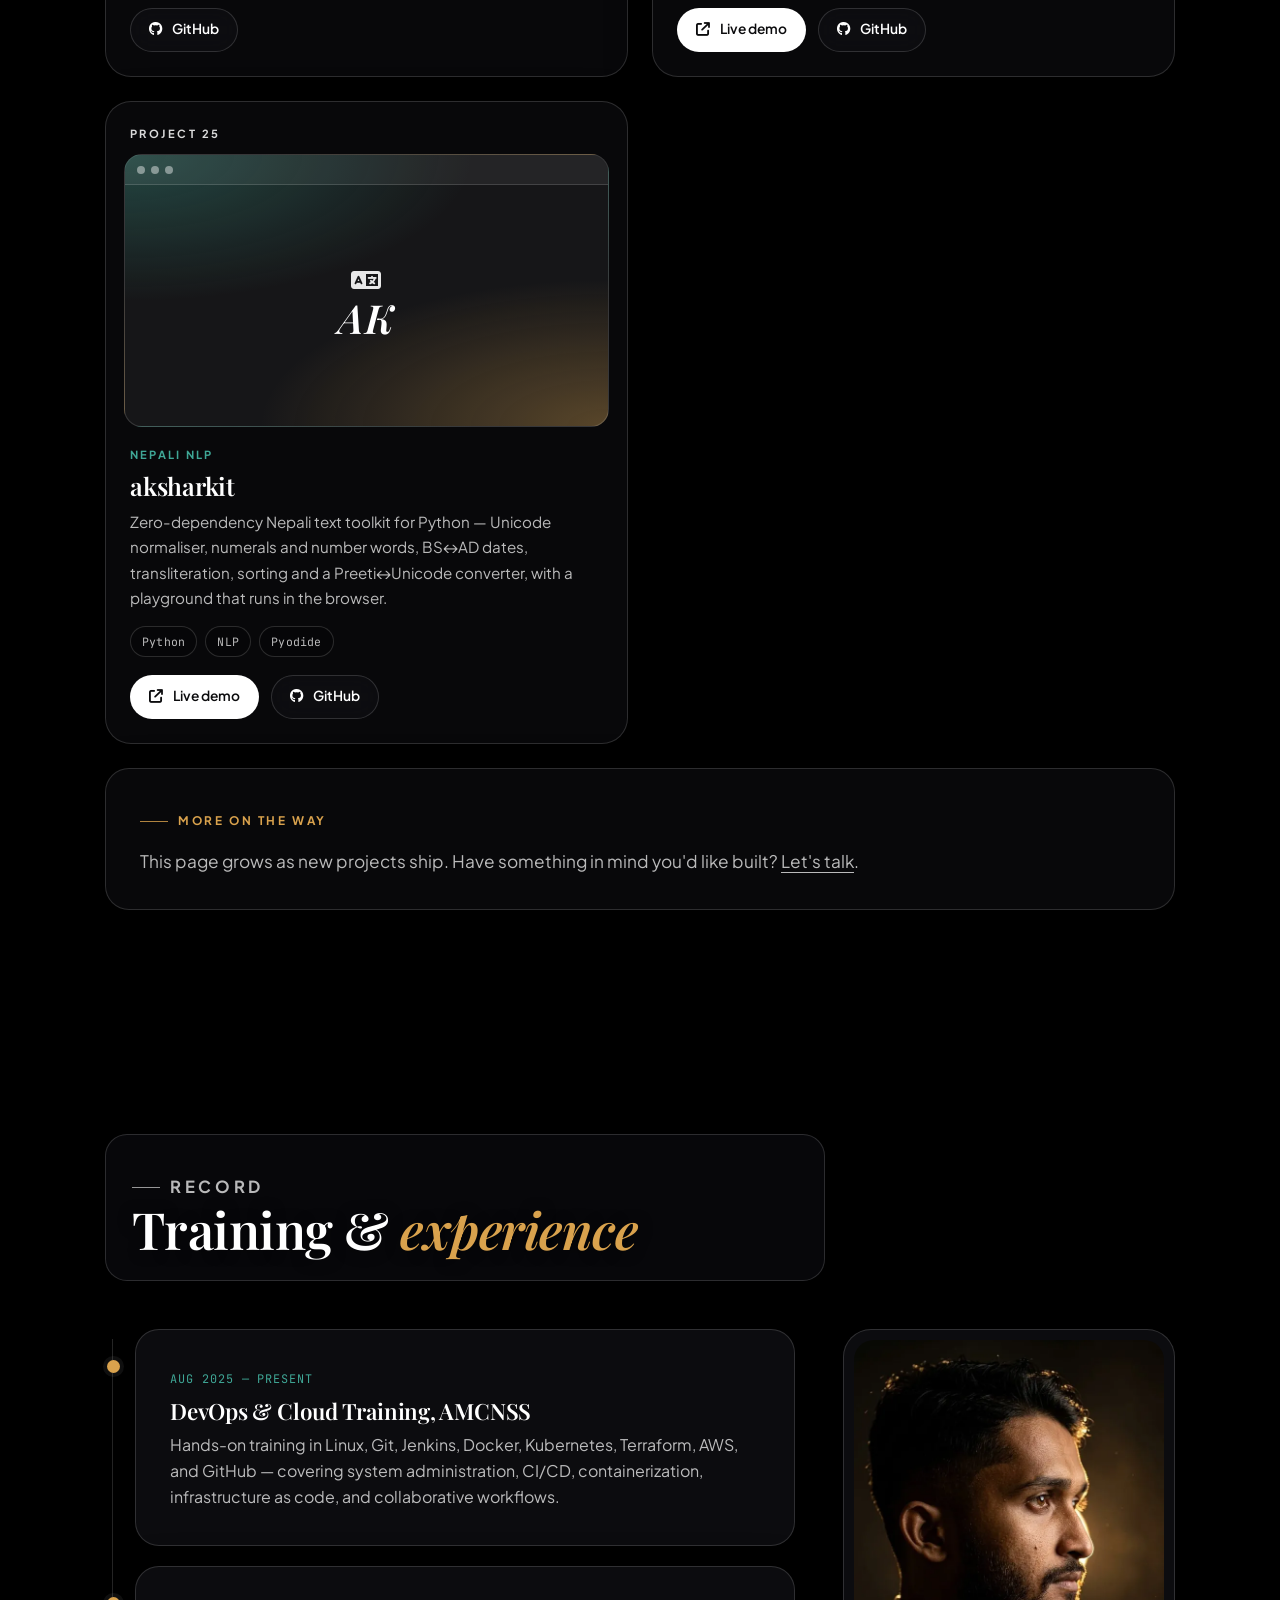
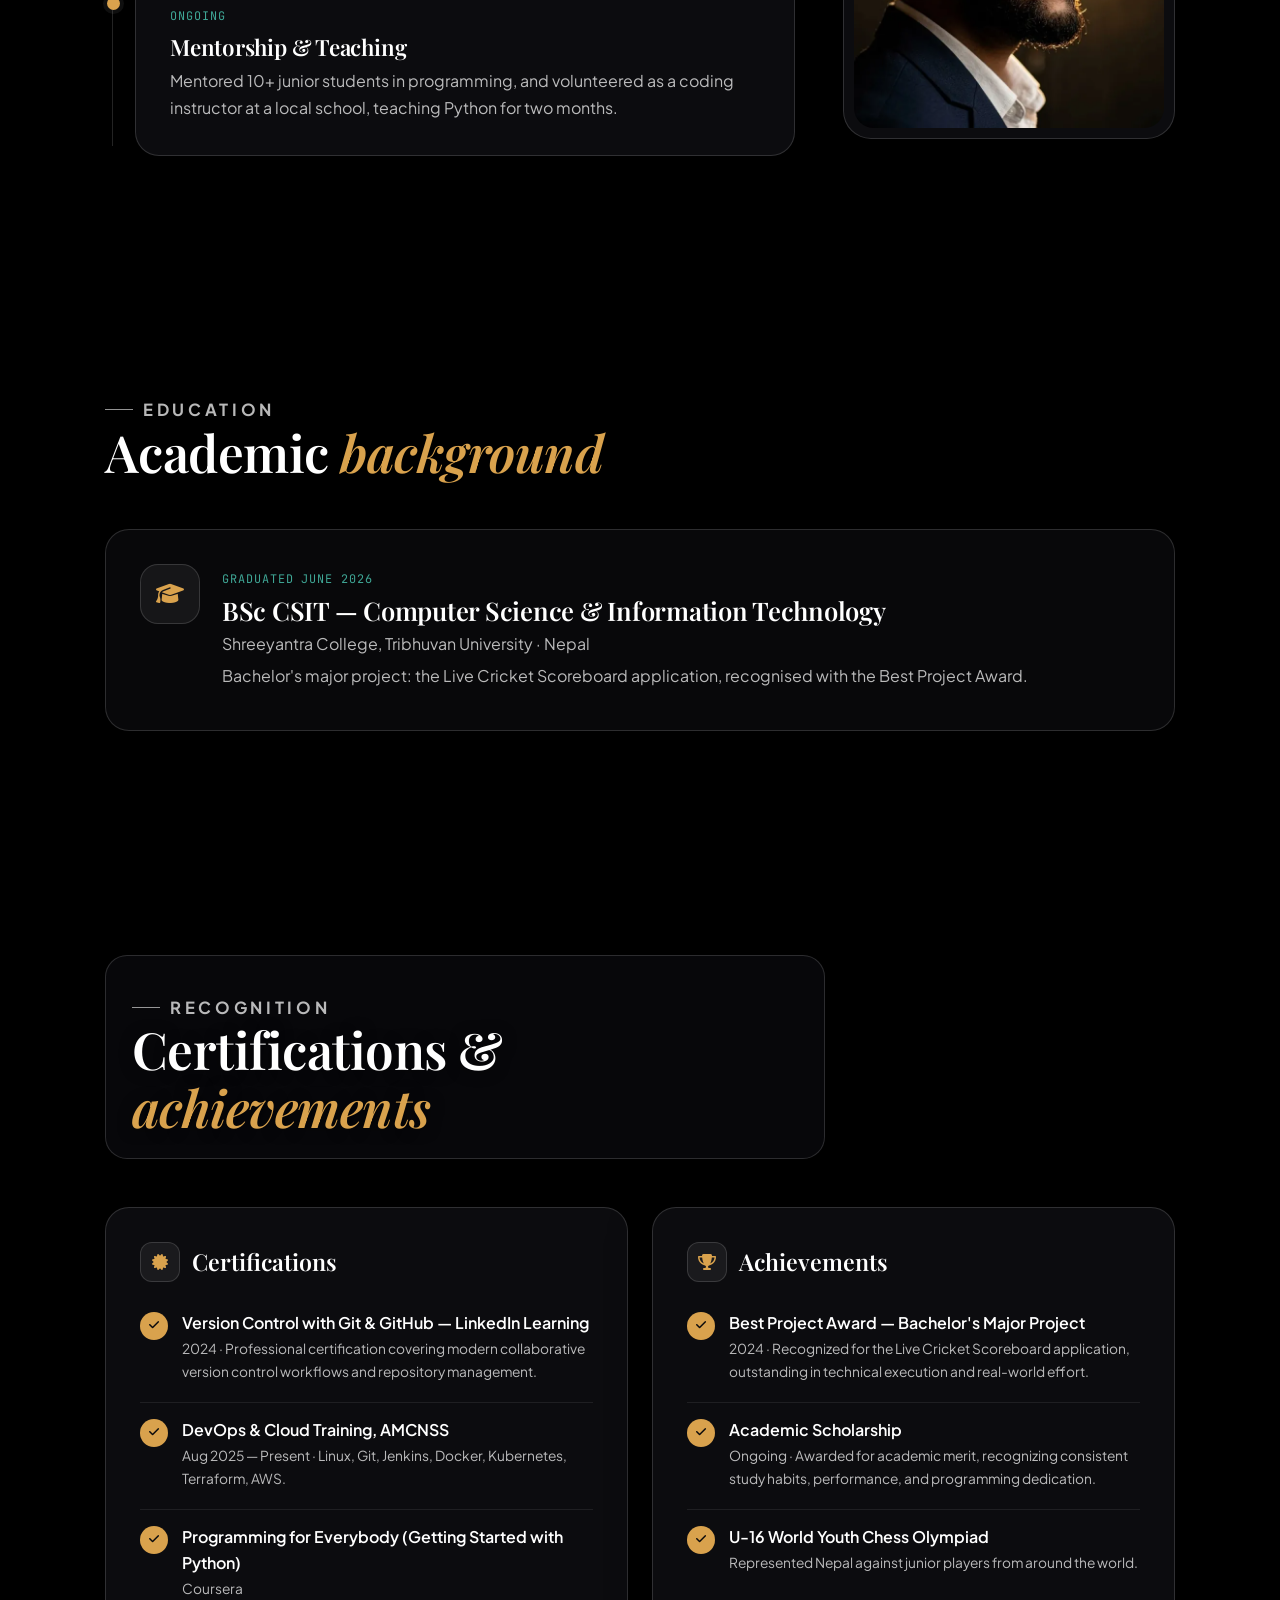
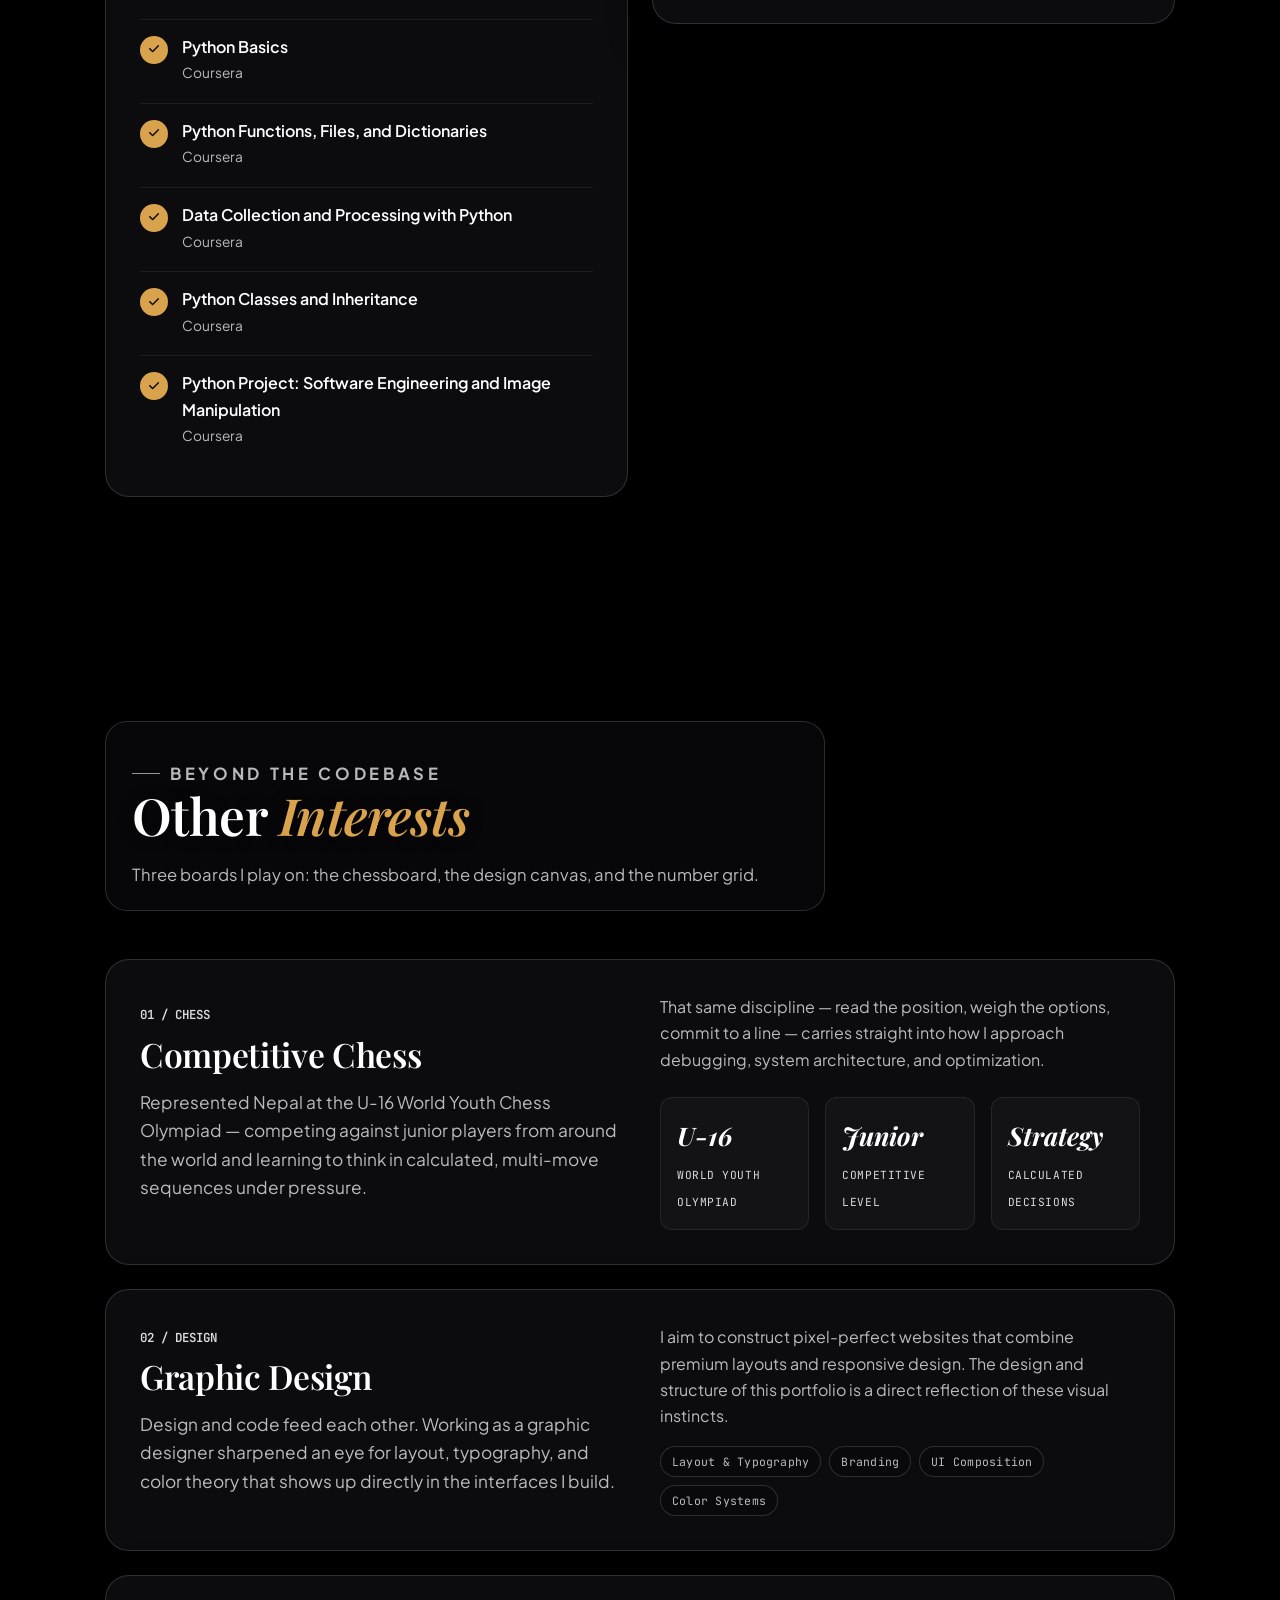
<file: interests.html>
<!DOCTYPE html>
<html lang="en" data-theme="dark">
<head>
  <meta charset="UTF-8">
  <meta name="viewport" content="width=device-width, initial-scale=1.0">
  <title>Other Interests — Samir Khadka</title>
  <meta name="description" content="Interests of Samir Khadka — competitive chess, graphic design, and pattern systems like numerology.">
  <link rel="canonical" href="https://samir-khadka.com.np/">
  <link rel="icon" type="image/svg+xml" href="/favicon.svg">
  <meta name="theme-color" content="#0f172a">
  <meta http-equiv="refresh" content="0; url=./#interests">
  <link rel="stylesheet" href="style.css?v=8">
  <script>location.replace('./#interests');</script>
</head>
<body>
  <main class="landing">
    <div class="glass card">
      <h1>Other Interests</h1>
      <p class="lead">This page is now part of the home page.</p>
      <a class="btn solid" href="./#interests">Go to other interests</a>
    </div>
  </main>
</body>
</html>
</file>
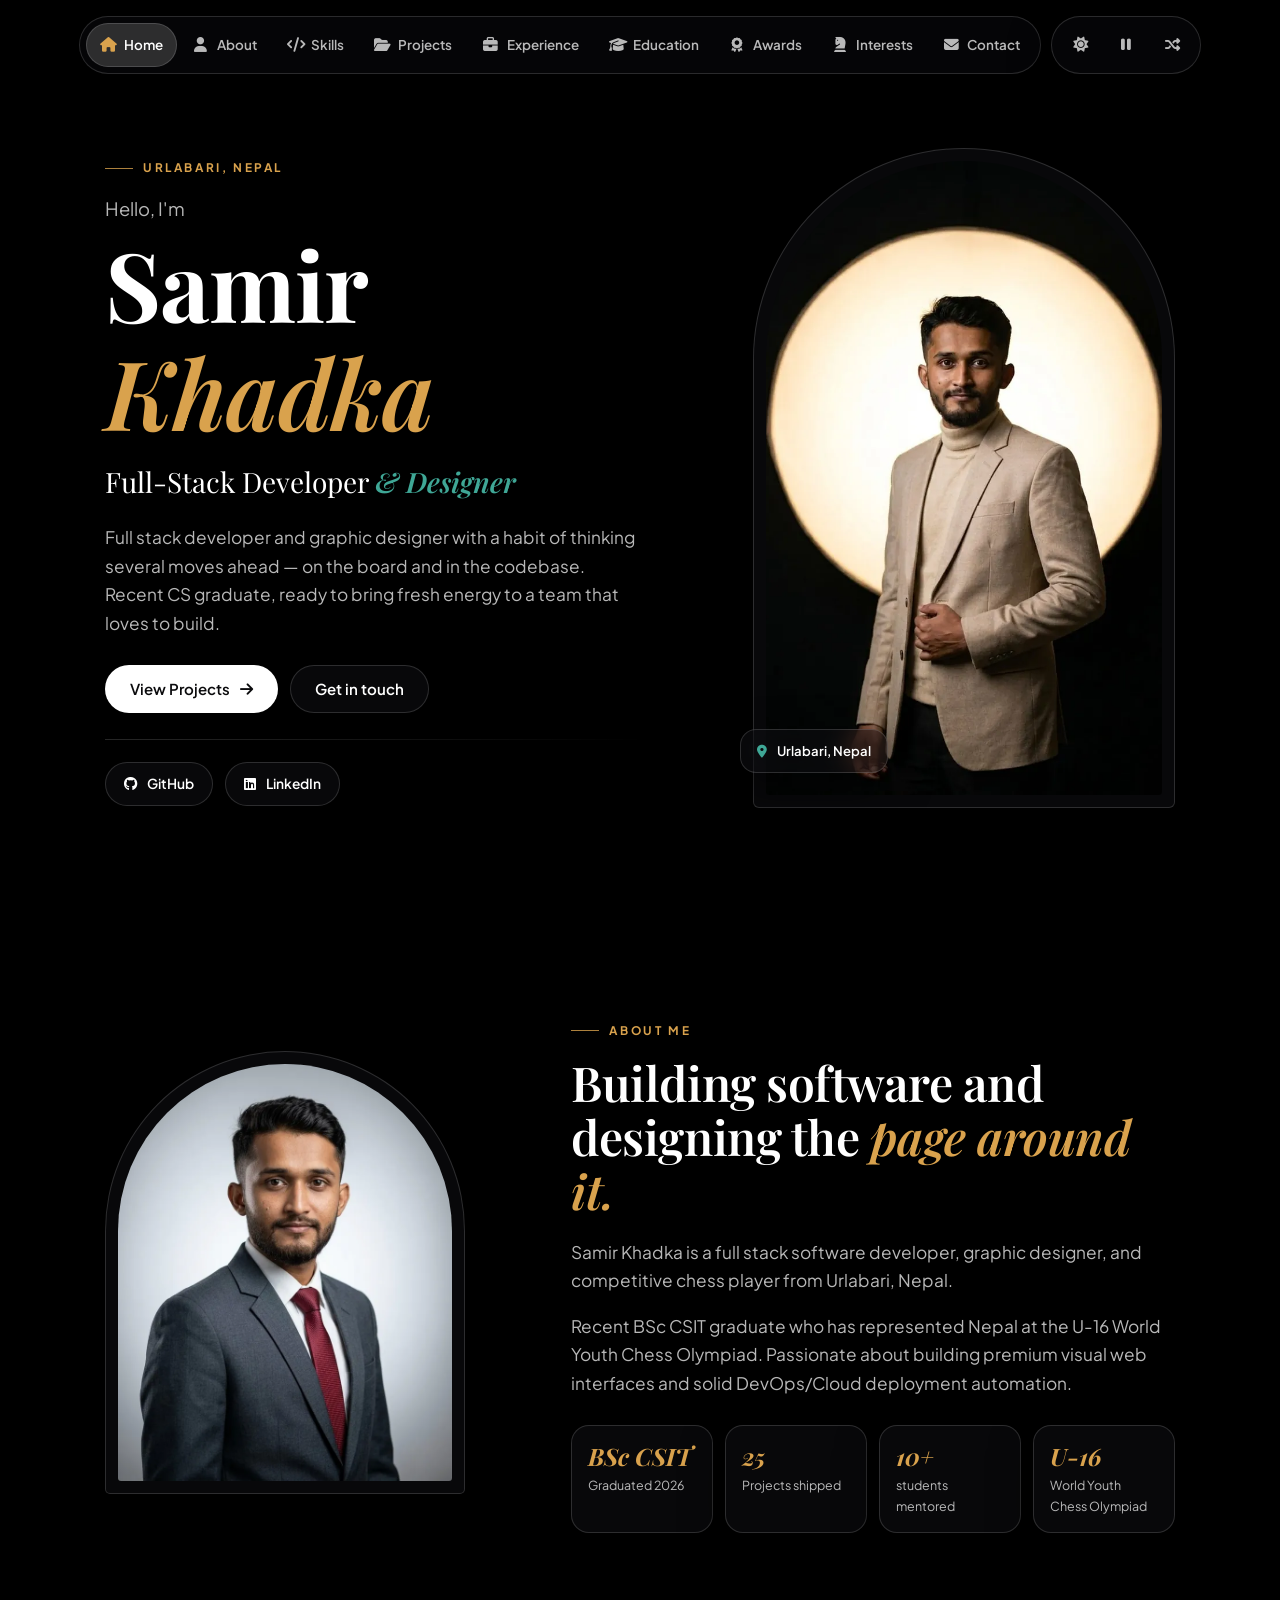
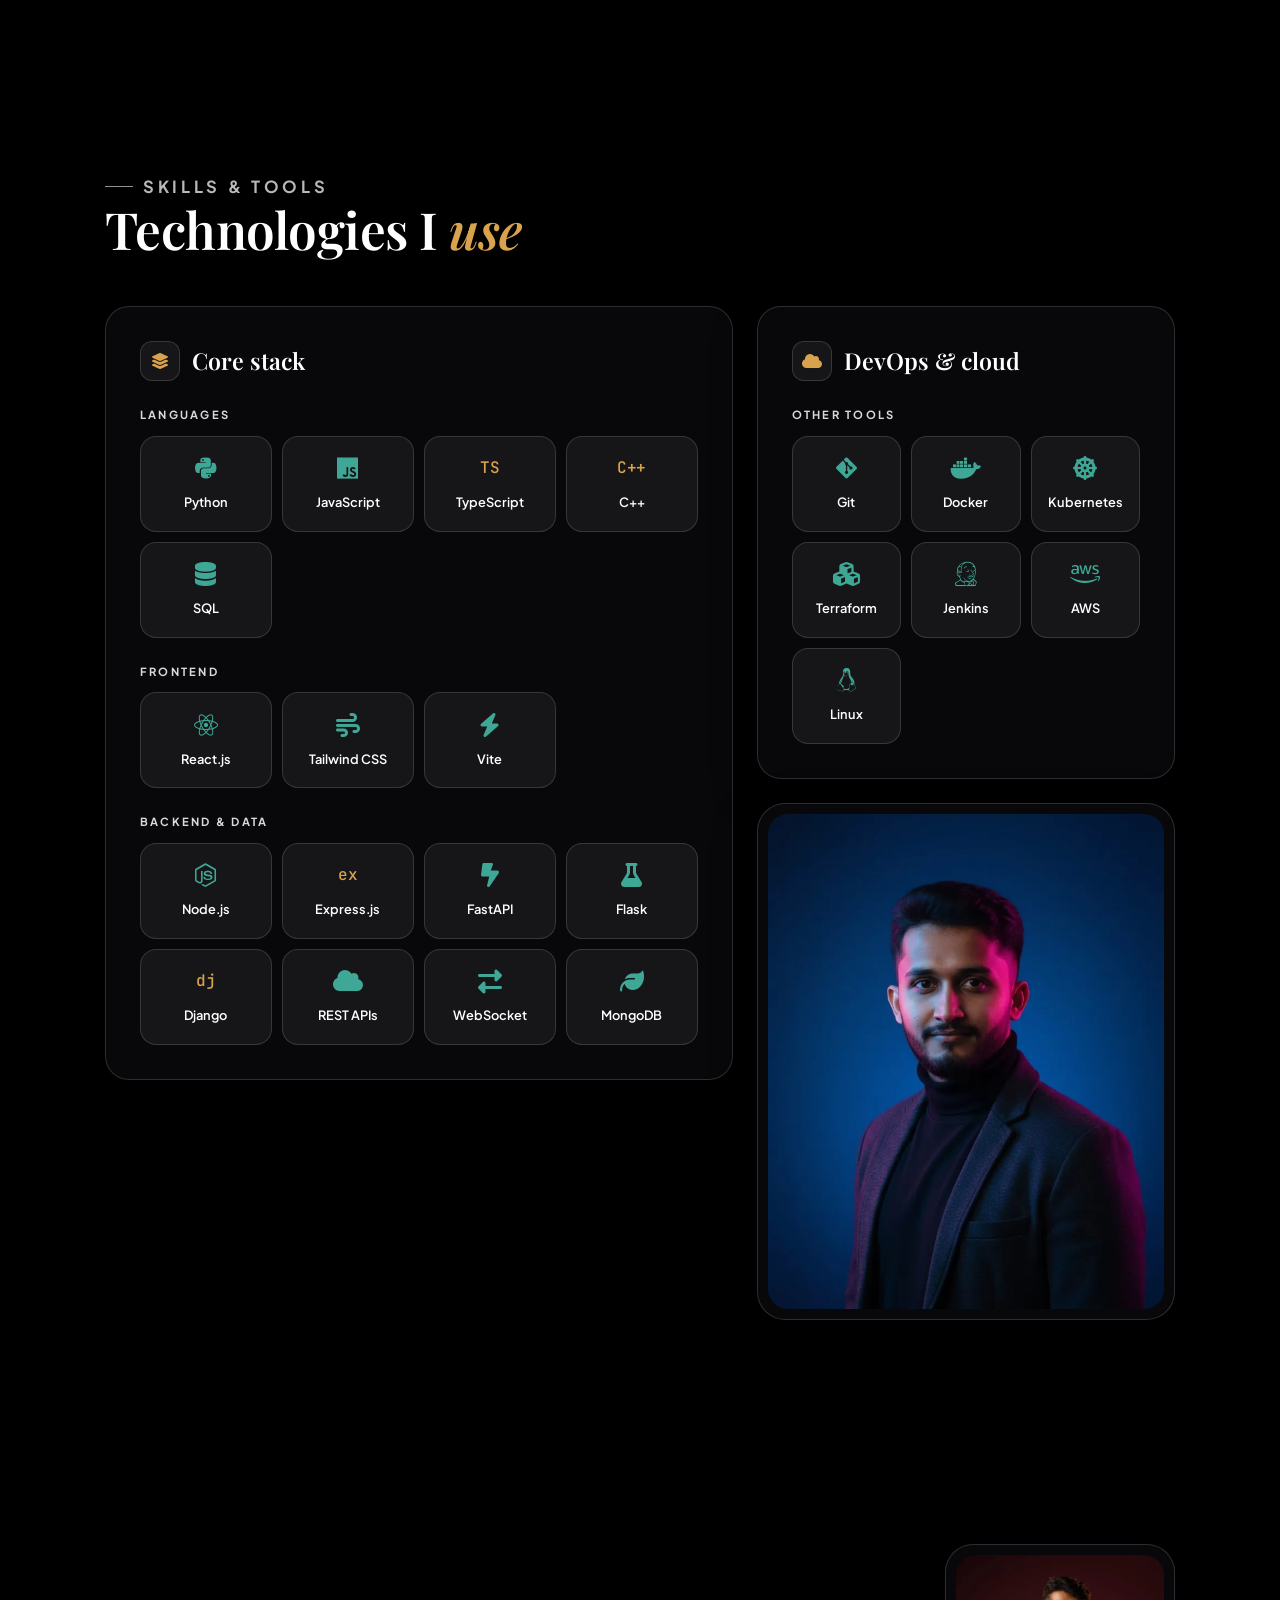
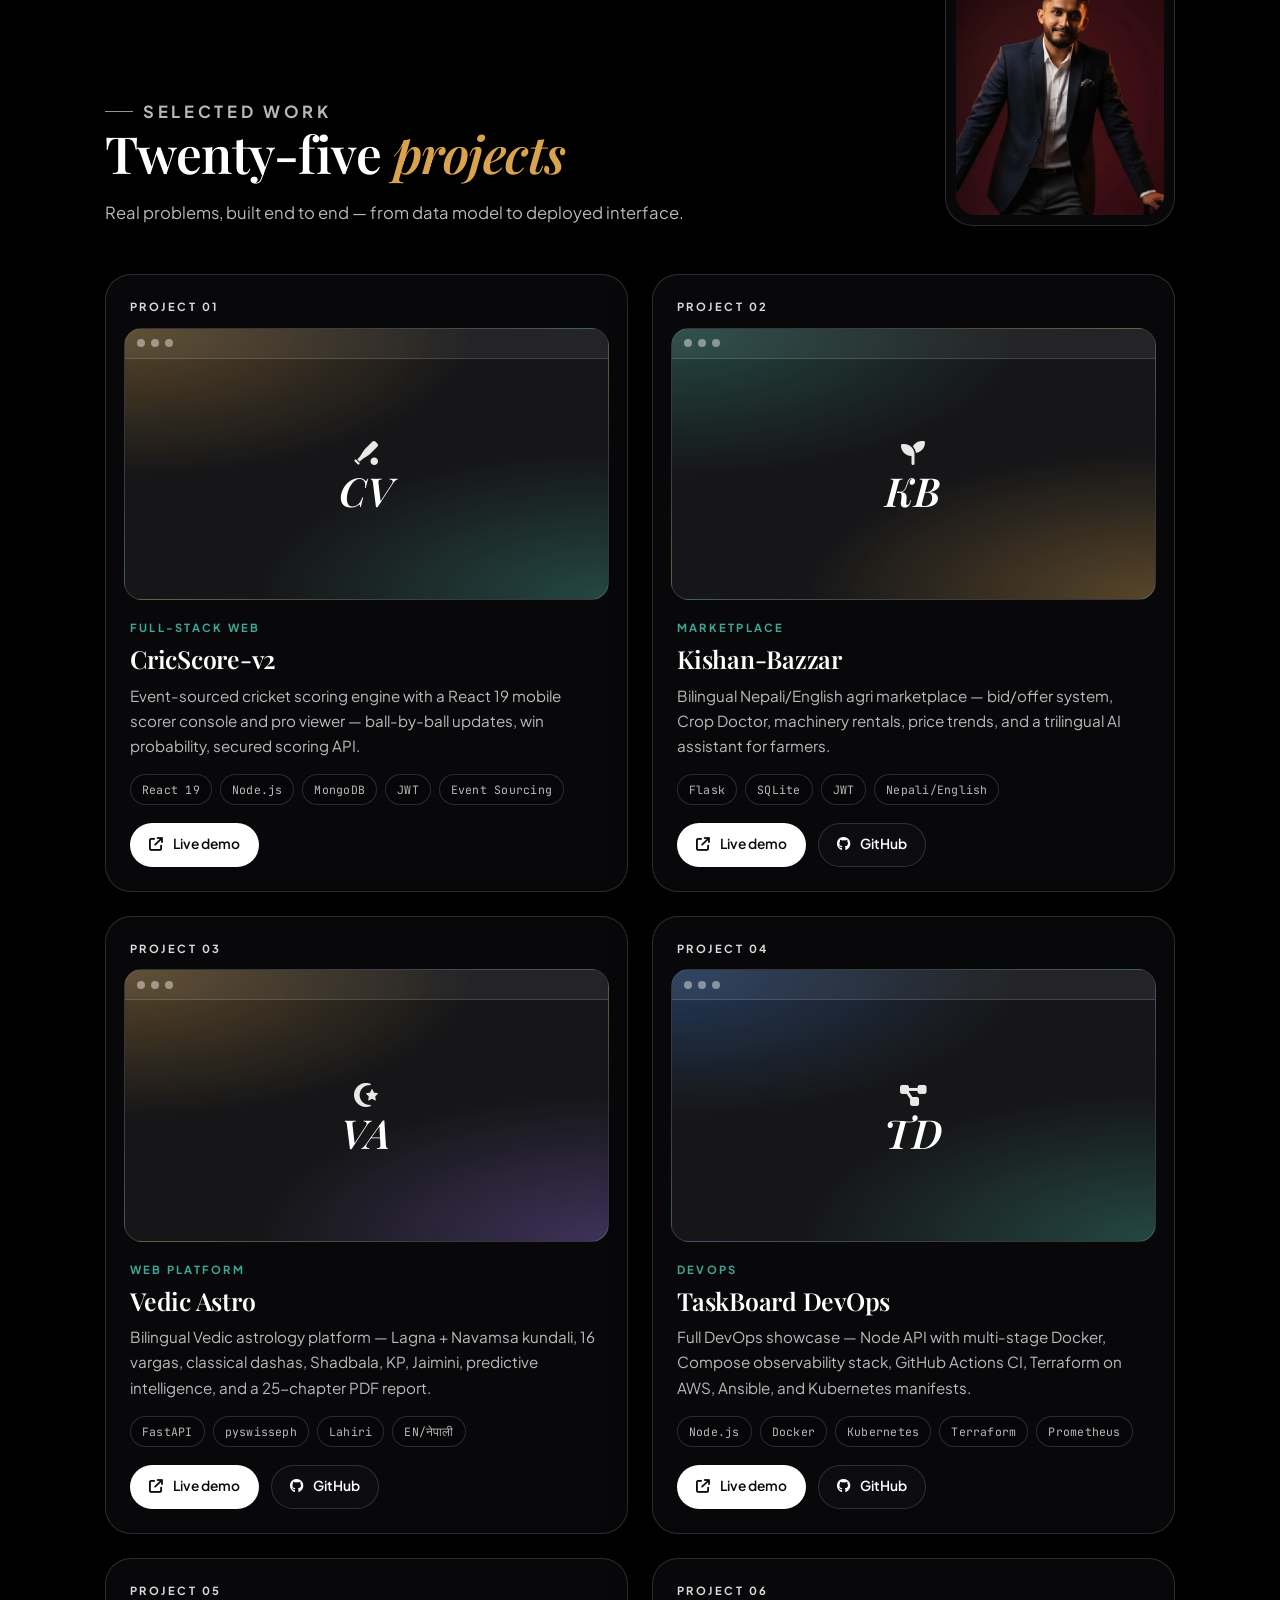
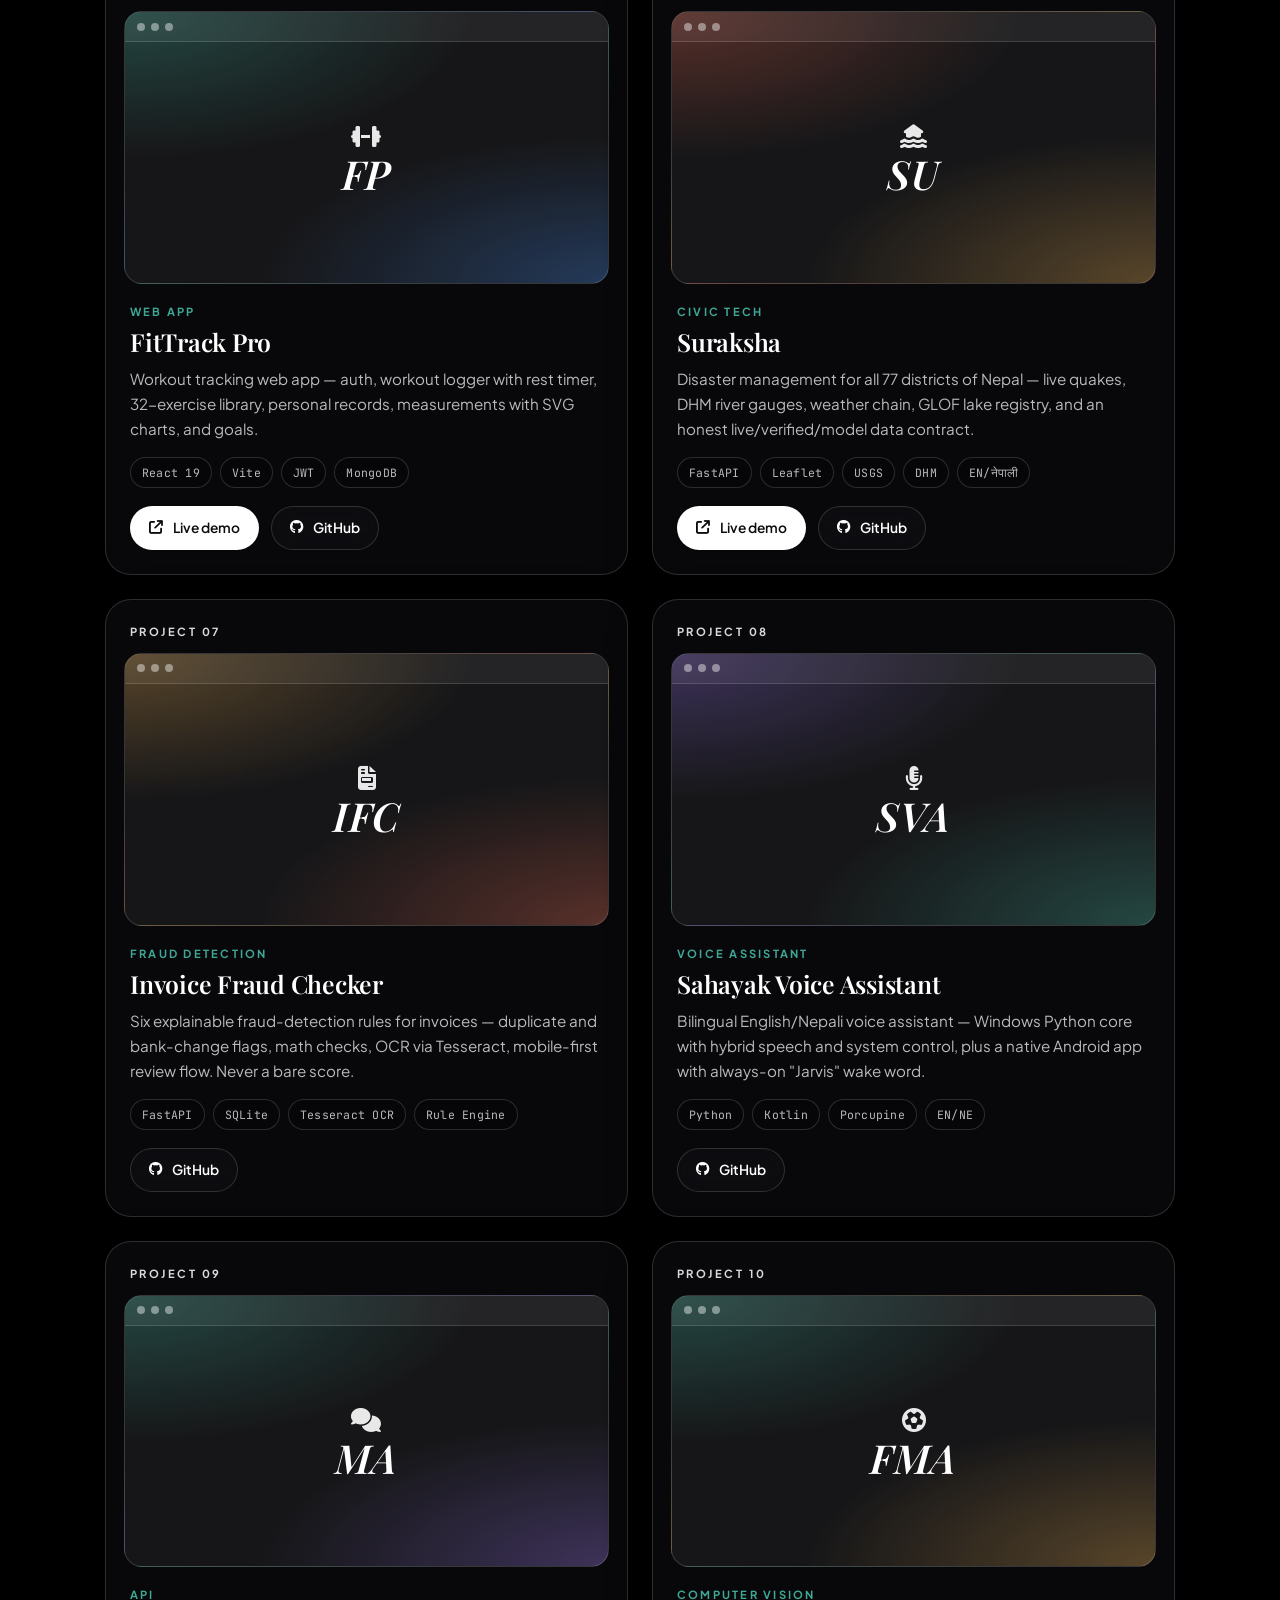
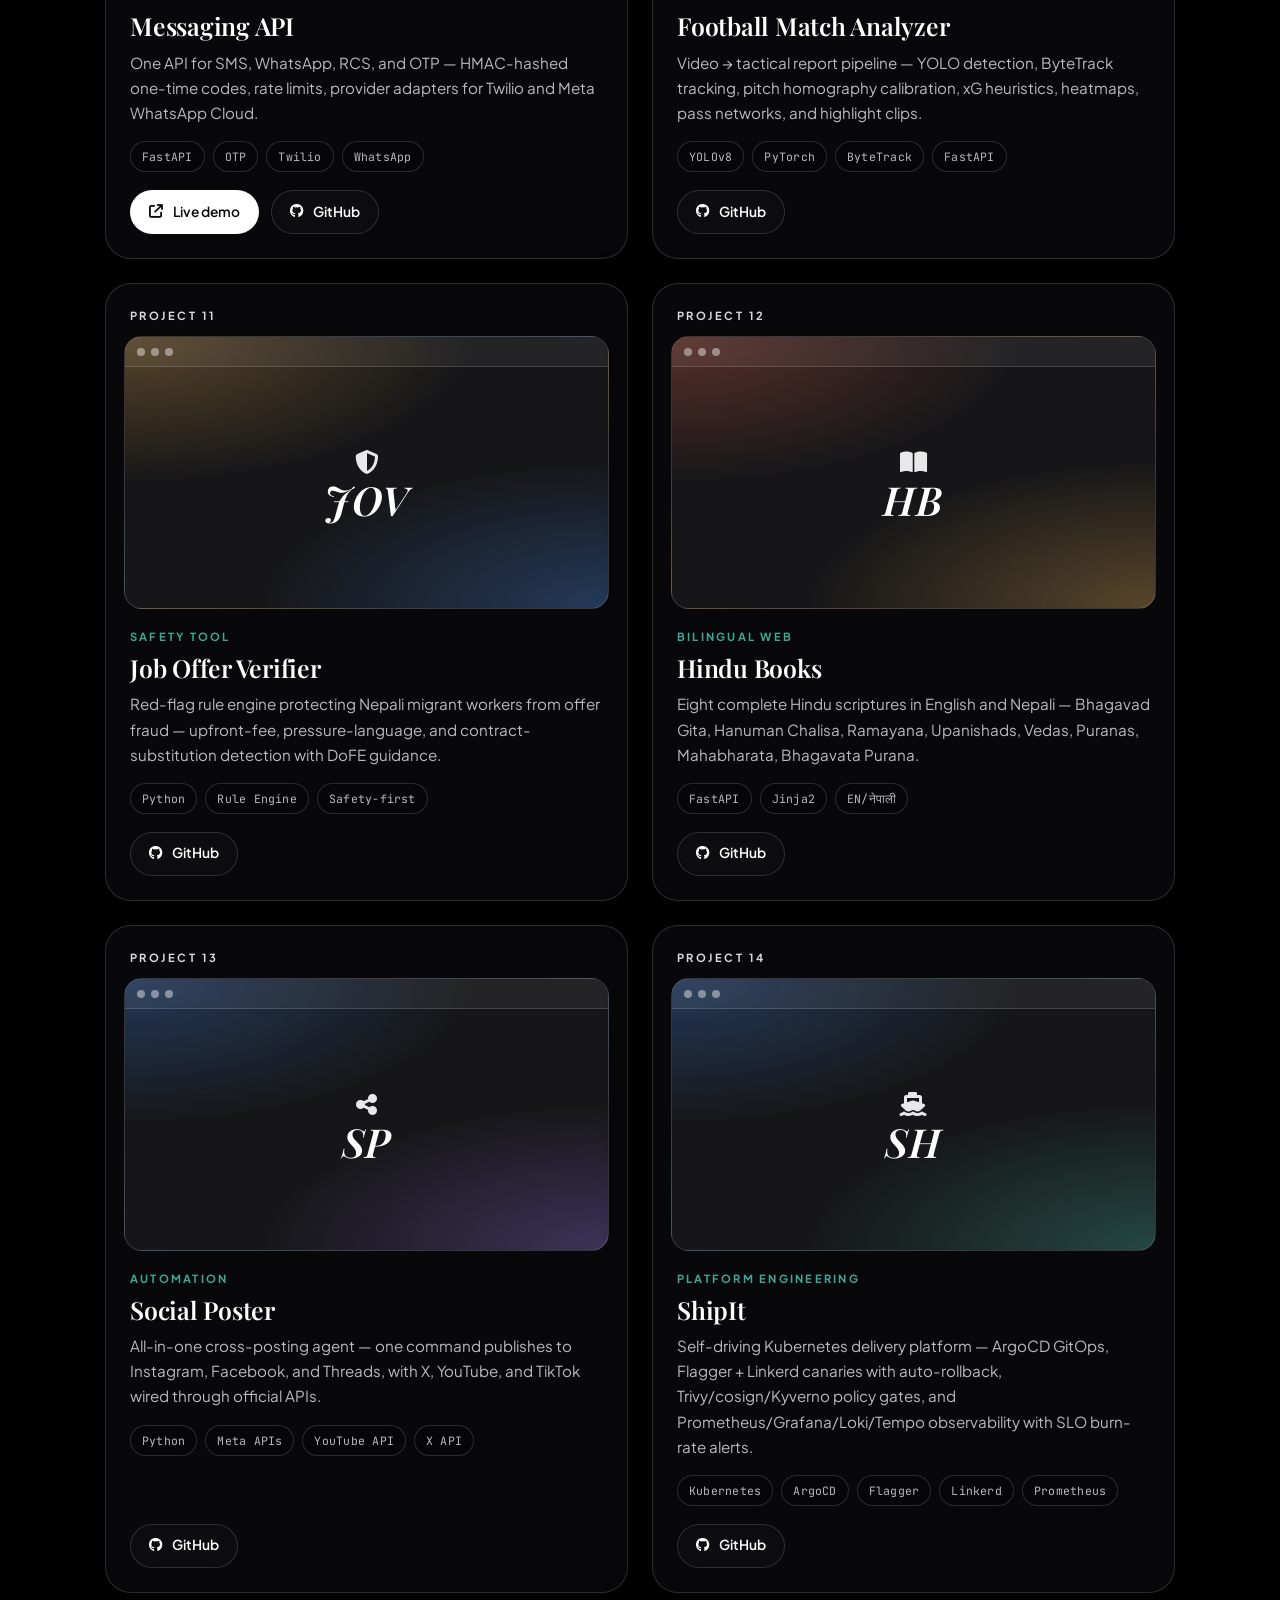
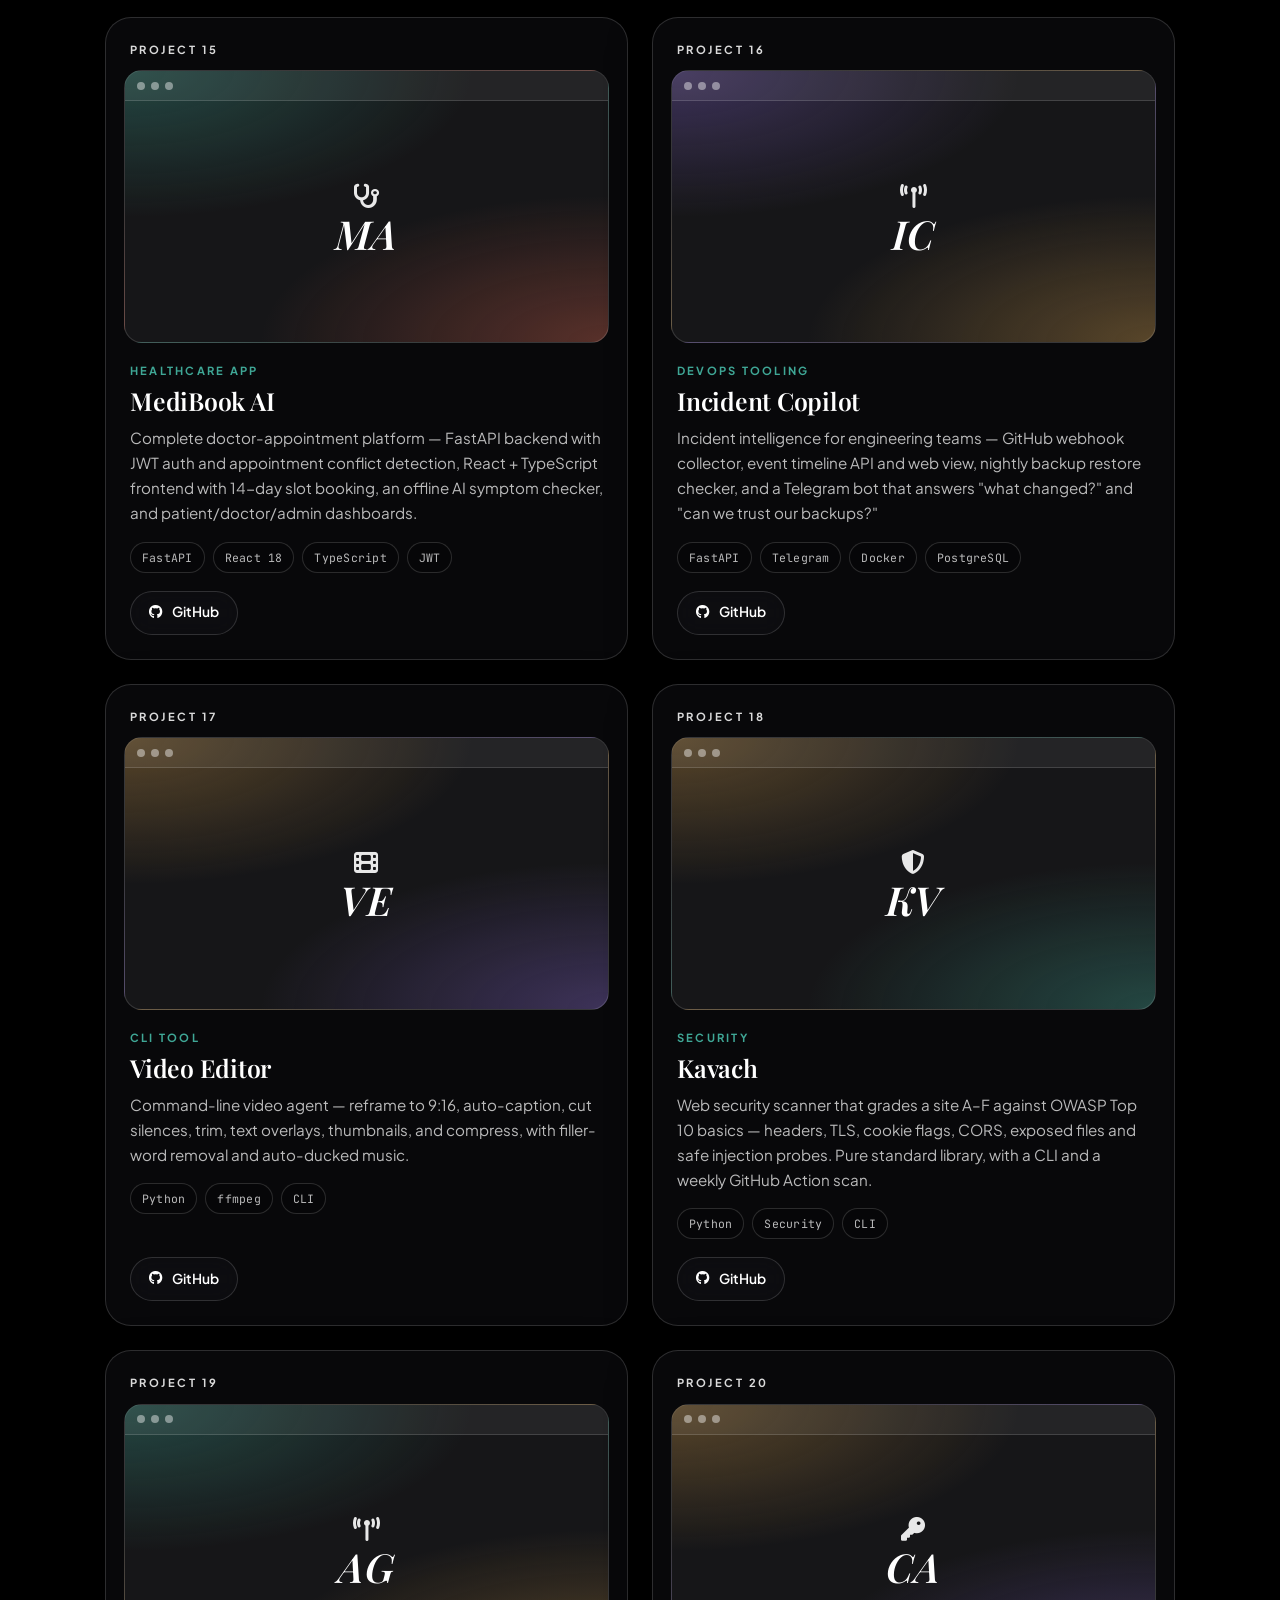
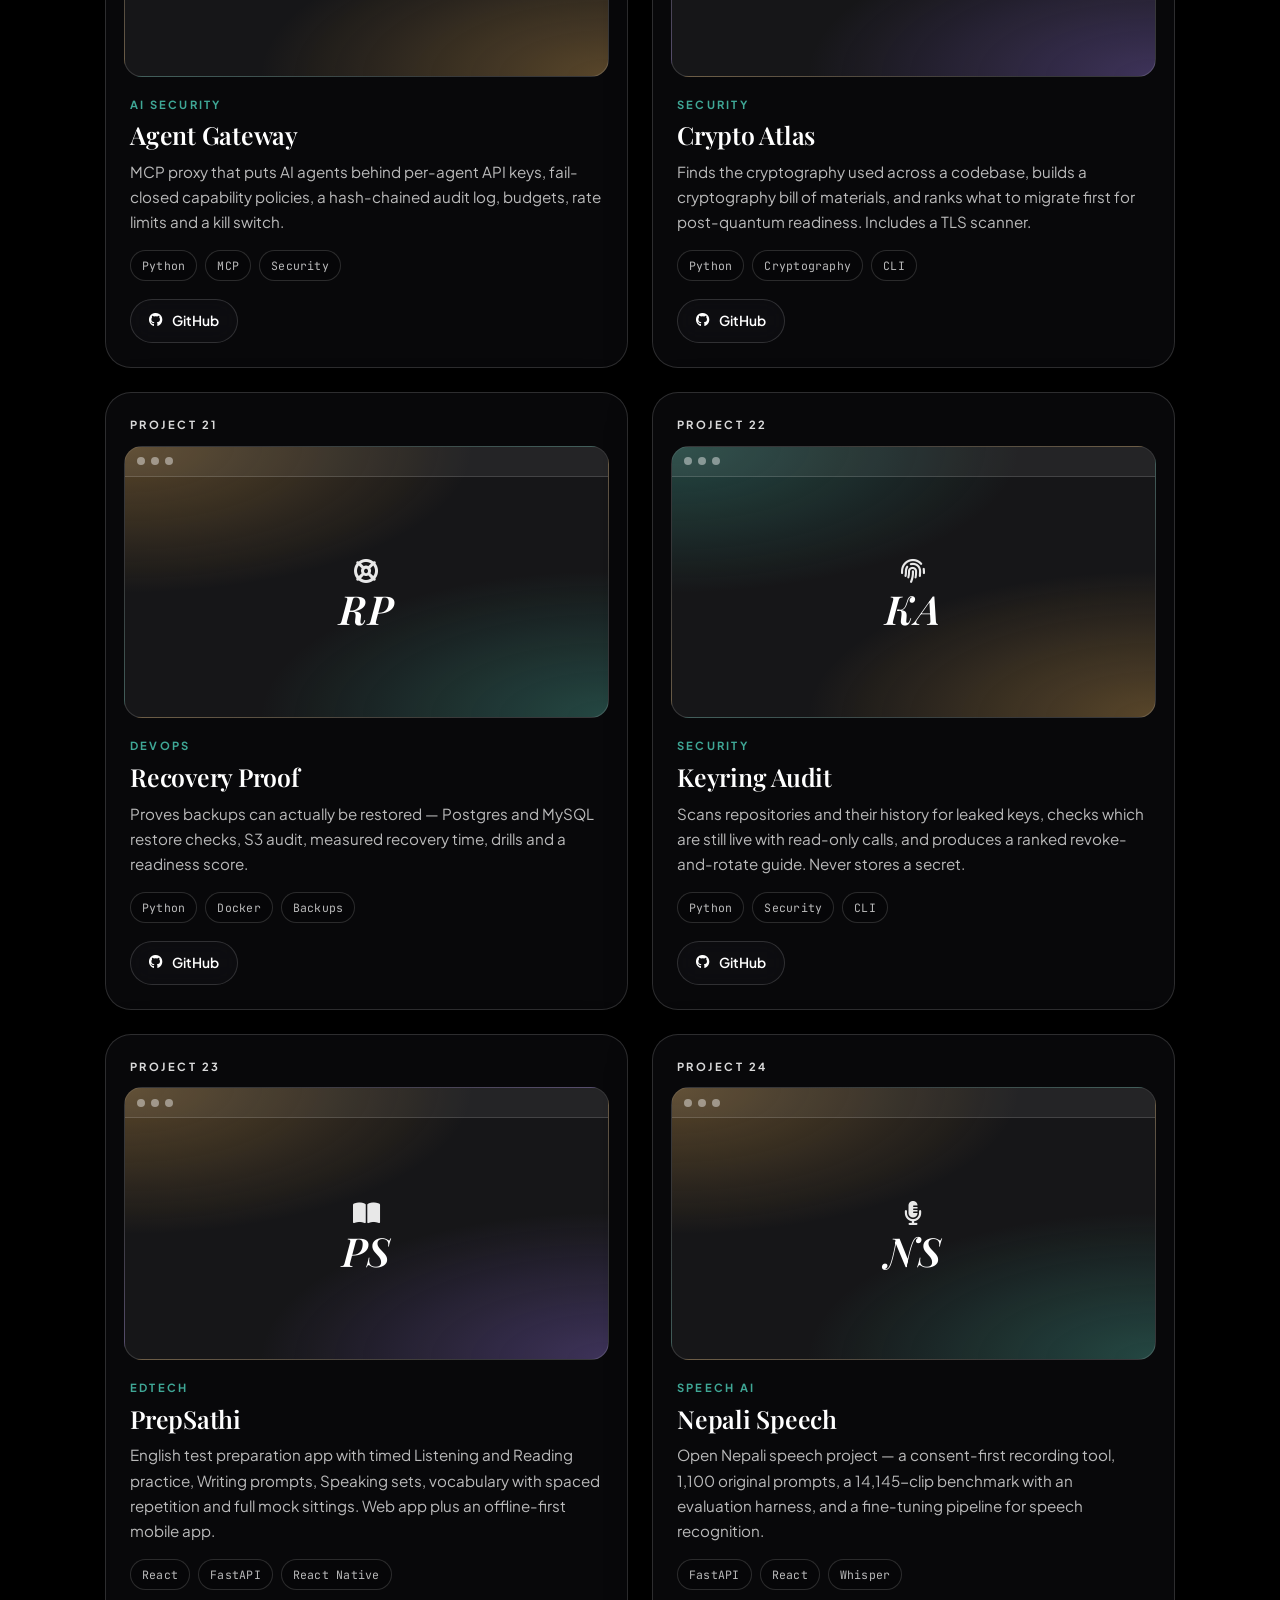
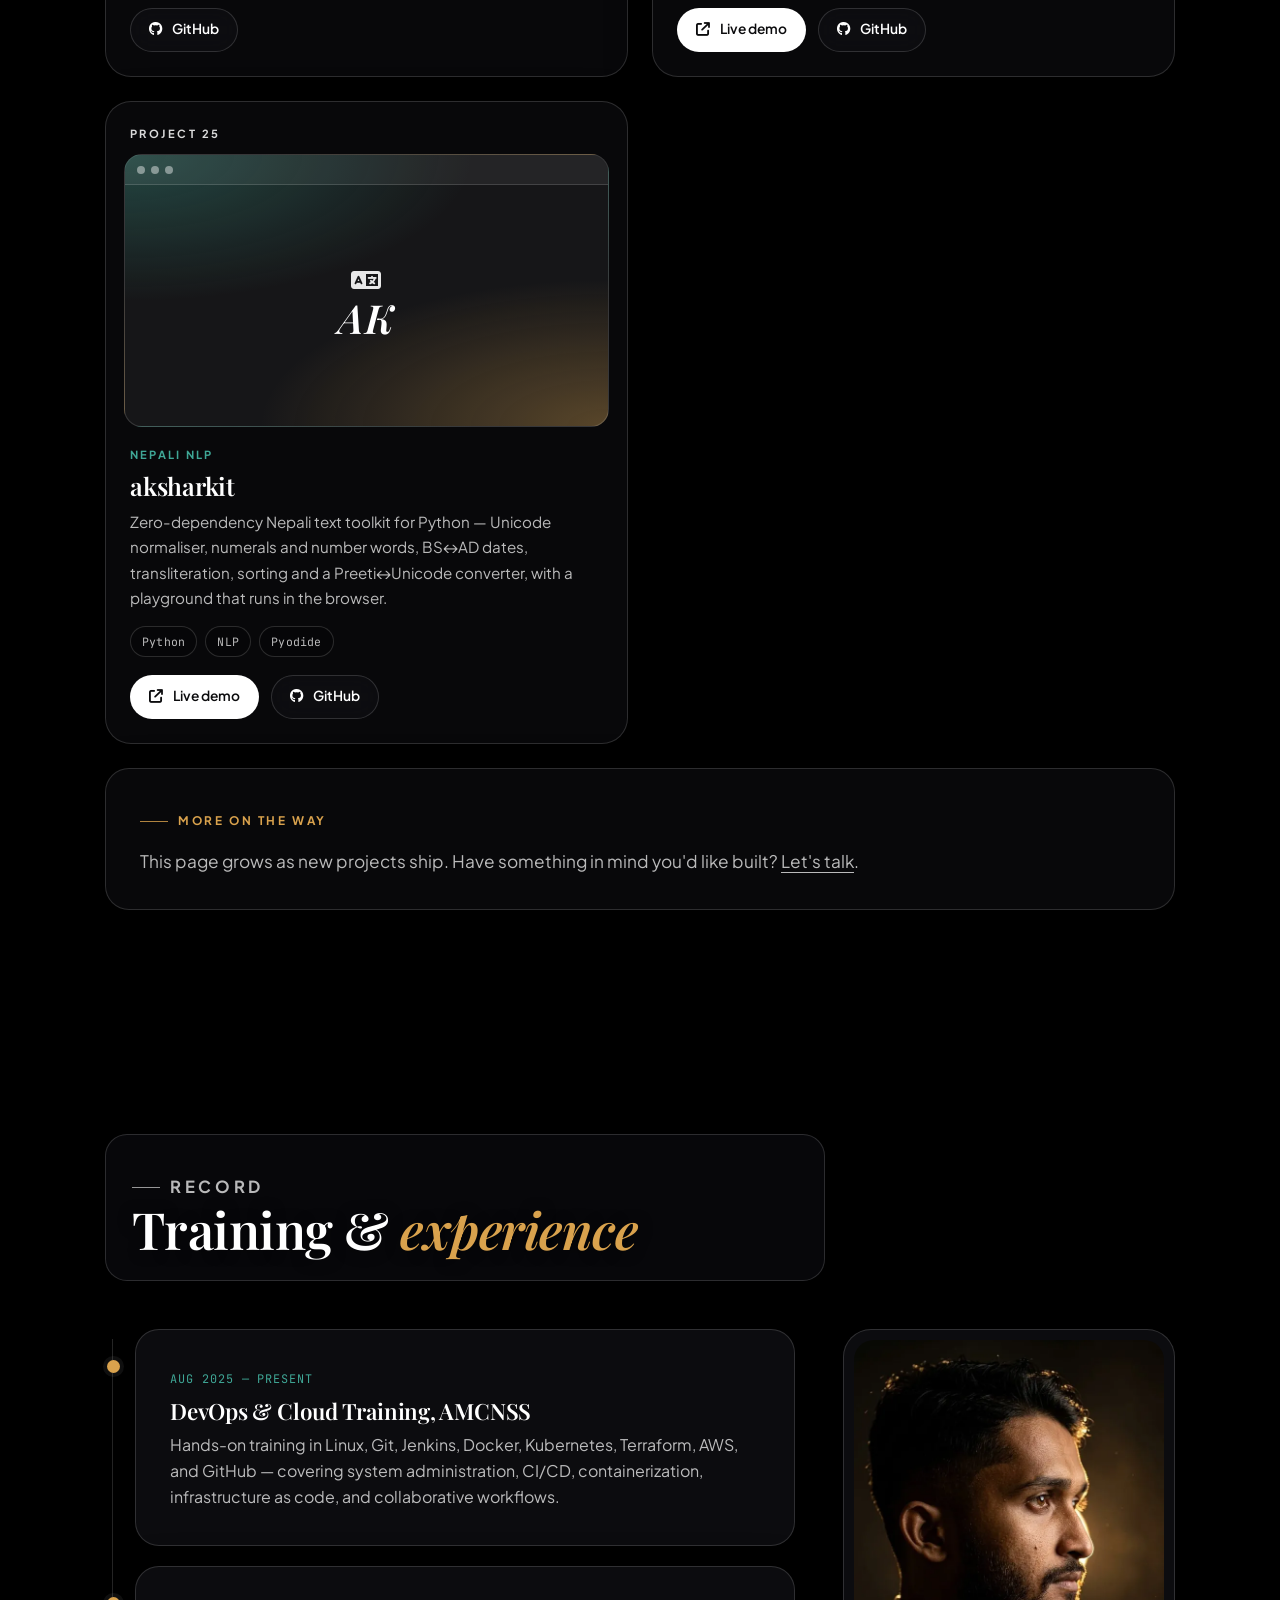
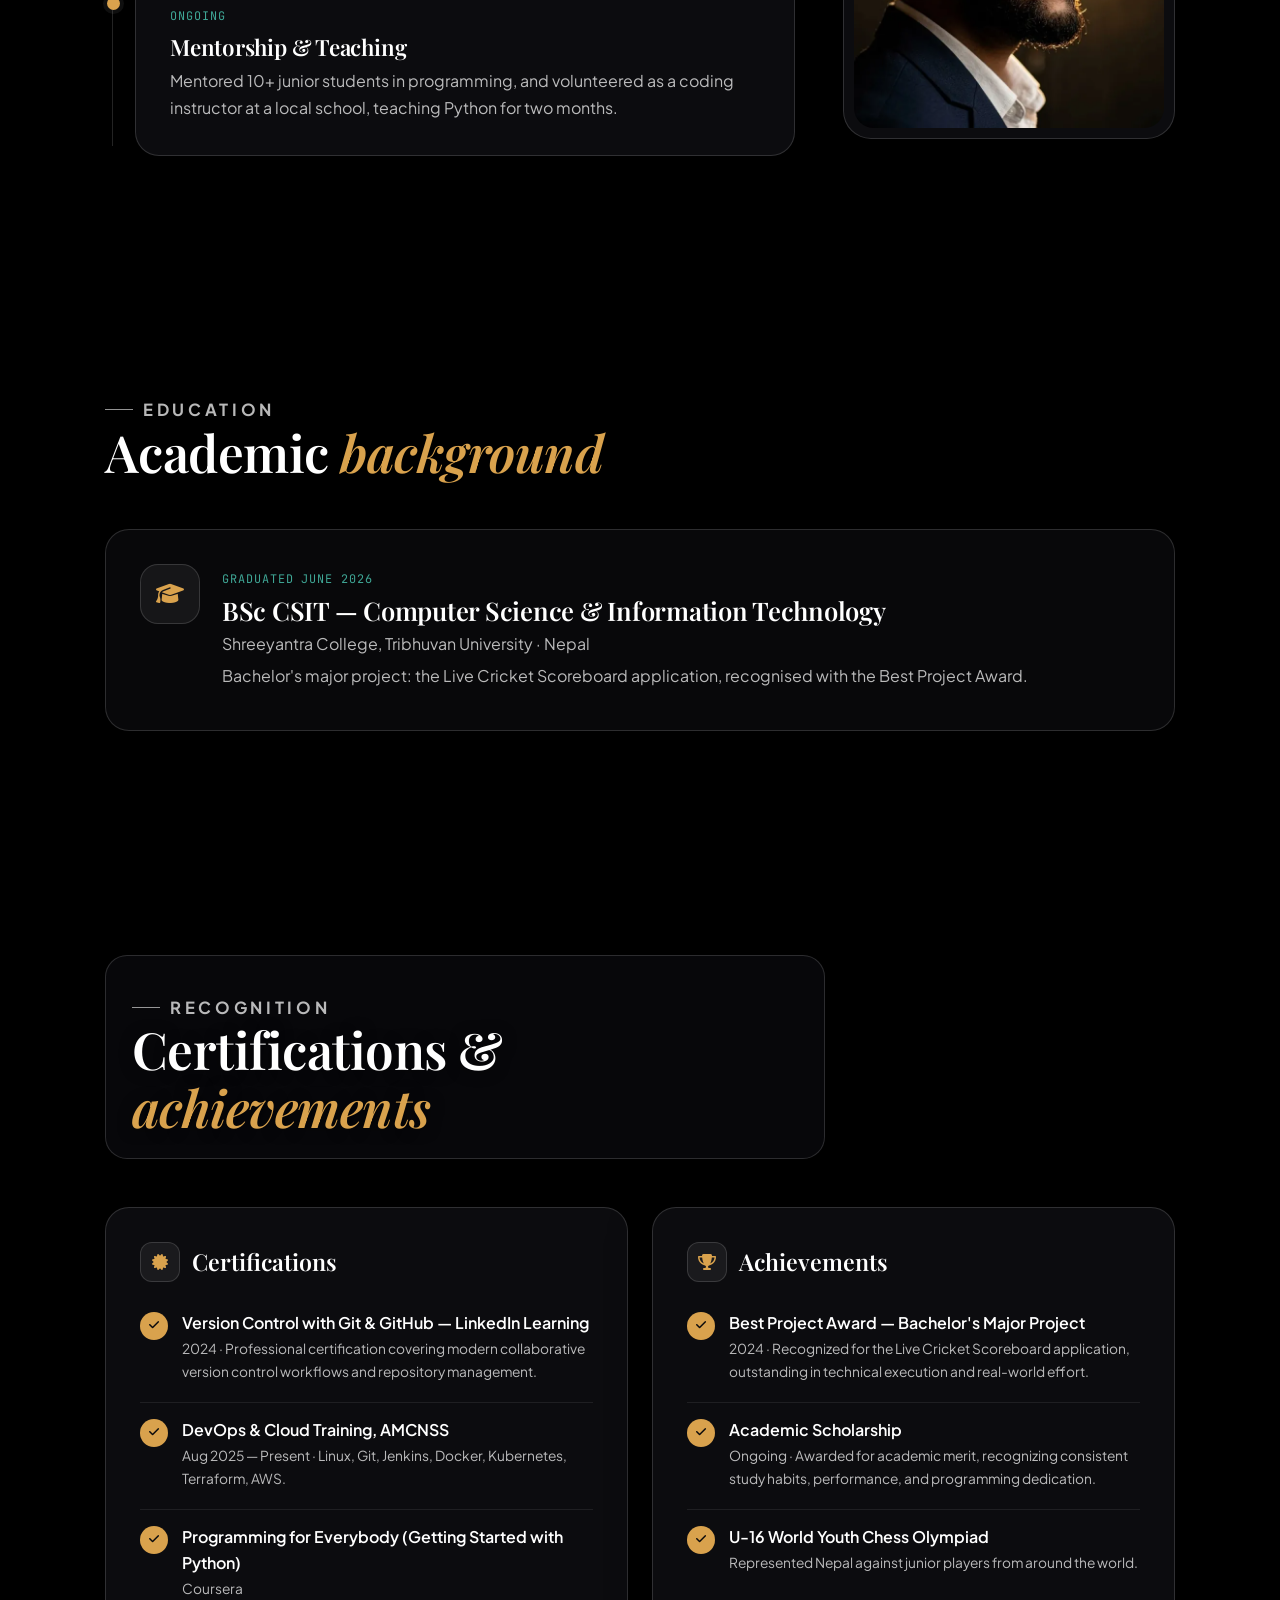
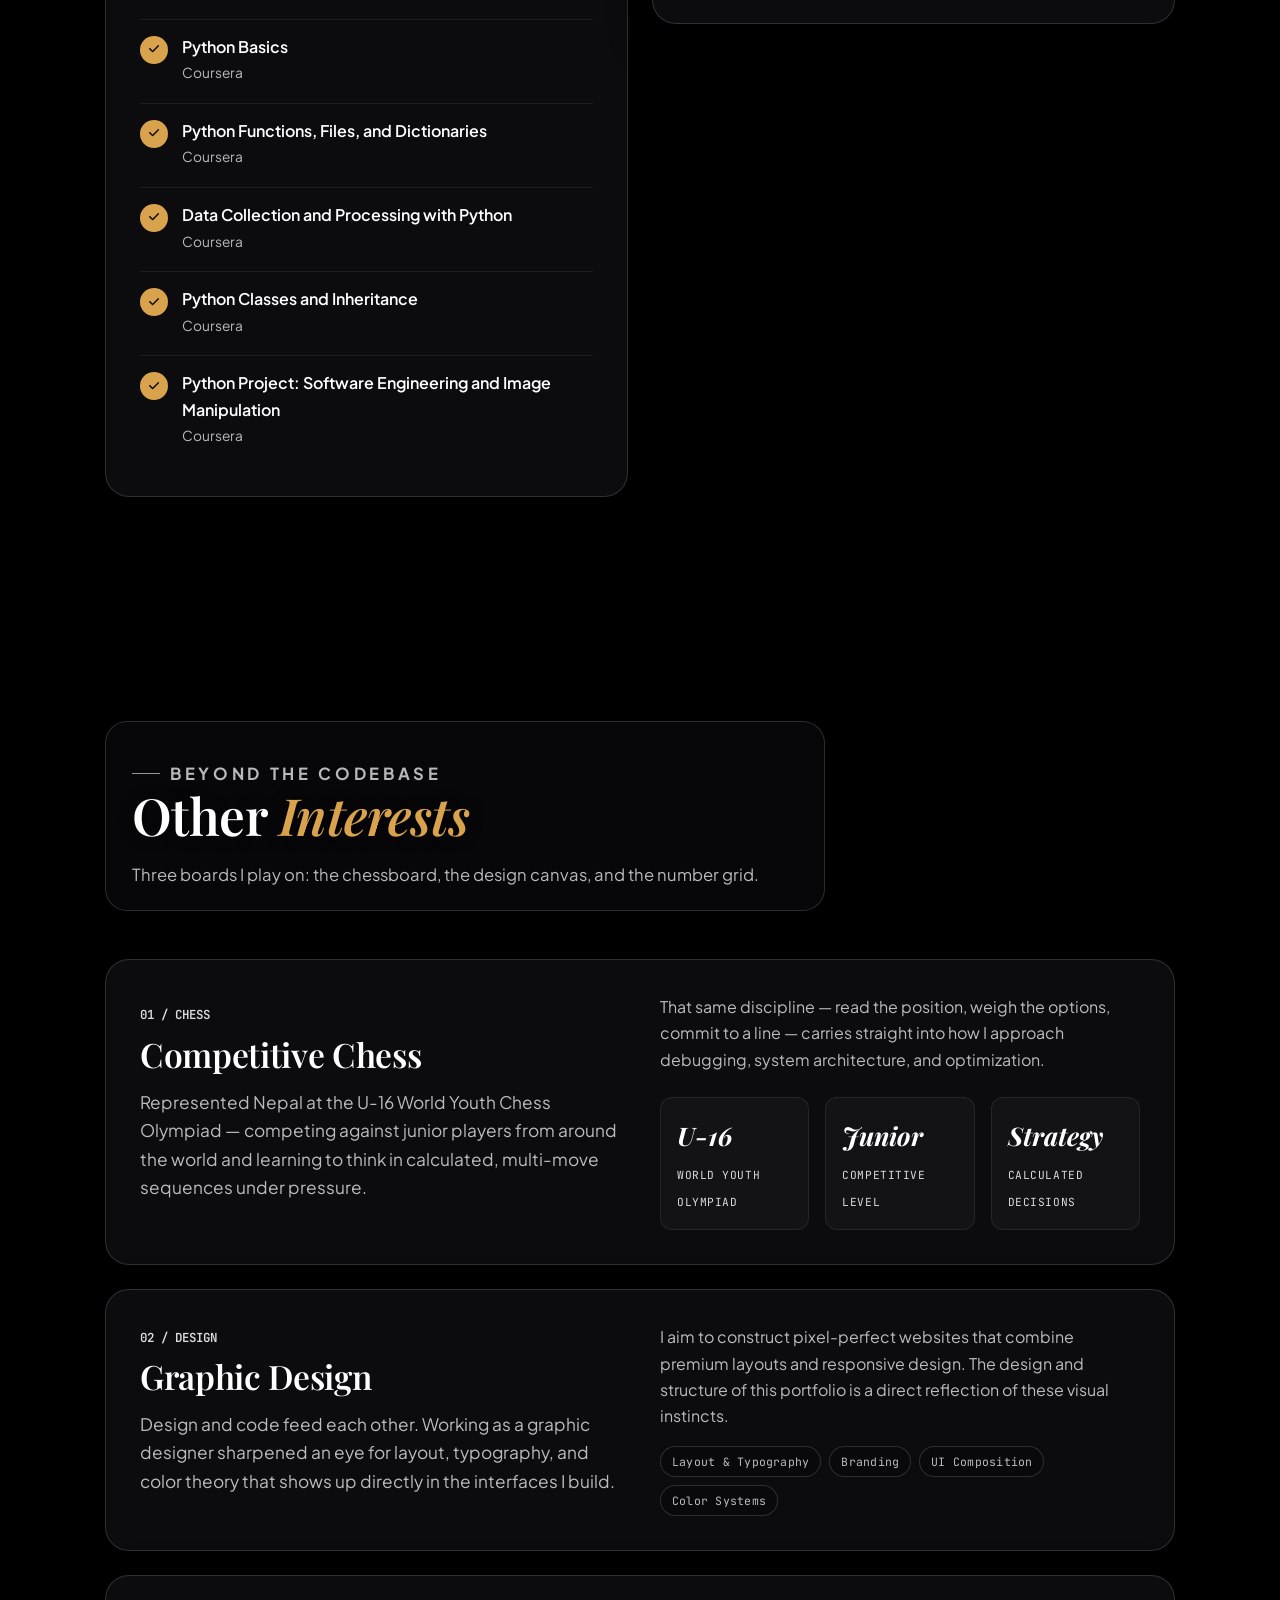
<file: projects.html>
<!DOCTYPE html>
<html lang="en" data-theme="dark">
<head>
  <meta charset="UTF-8">
  <meta name="viewport" content="width=device-width, initial-scale=1.0">
  <title>Projects — Samir Khadka</title>
  <meta name="description" content="17 shipped projects by Samir Khadka — full-stack apps, DevOps platforms, AI/ML tools, and bilingual web experiences.">
  <link rel="canonical" href="https://samir-khadka.com.np/">
  <link rel="icon" type="image/svg+xml" href="/favicon.svg">
  <meta name="theme-color" content="#0f172a">
  <meta http-equiv="refresh" content="0; url=./#projects">
  <link rel="stylesheet" href="style.css?v=8">
  <script>location.replace('./#projects');</script>
</head>
<body>
  <main class="landing">
    <div class="glass card">
      <h1>Projects</h1>
      <p class="lead">This page is now part of the home page.</p>
      <a class="btn solid" href="./#projects">Go to projects</a>
    </div>
  </main>
</body>
</html>
</file>
<file: style.css>
@import url('https://fonts.googleapis.com/css2?family=Playfair+Display:ital,wght@0,500;0,600;0,700;1,600;1,700&family=Plus+Jakarta+Sans:wght@400;500;600;700&family=JetBrains+Mono:wght@400;500&display=swap');

/* ===========================================================
   Samir Khadka — Cinematic Design Tokens
   =========================================================== */
:root {
  /* Dark Mode (default) */
  --bg: #000000;
  --text-main: #ffffff;
  --text-muted: rgba(255, 255, 255, 0.85);
  --accent: #ffffff;
  --gold: #d9a24d;
  --gold-dim: #8a6a37;
  --teal: #3fa796;
  --teal-dim: #29463f;

  /* Glassmorphism — dark */
  --glass-bg: rgba(16, 16, 20, 0.52);
  --glass-border: rgba(255, 255, 255, 0.15);
  --glass-hover-bg: rgba(255, 255, 255, 0.12);
  --glass-shadow: 0 15px 40px rgba(0, 0, 0, 0.5);

  /* Header & footer chrome — dark */
  --header-bg: rgba(0, 0, 0, 0.3);
  --header-border: rgba(255, 255, 255, 0.08);
  --footer-bg: rgba(0, 0, 0, 0.2);
  --footer-border: rgba(255, 255, 255, 0.08);

  /* Mobile nav overlay — dark */
  --mobile-nav-bg: rgba(0, 0, 0, 0.95);

  /* Selection */
  --selection-bg: #ffffff;
  --selection-color: #000000;

  /* Video overlay — dark */
  --video-overlay: linear-gradient(135deg, rgba(0,0,0,0.80) 0%, rgba(0,0,0,0.85) 50%, rgba(0,0,0,0.88) 100%);

  /* Floating buttons */
  --fab-bg: rgba(0, 0, 0, 0.25);
  --fab-border: rgba(255, 255, 255, 0.15);
  --fab-color: #ffffff;
  --fab-hover-bg: rgba(255, 255, 255, 0.1);
  --fab-hover-border: rgba(255, 255, 255, 0.4);

  /* Modal */
  --modal-overlay-bg: rgba(0, 0, 0, 0.75);
  --modal-box-bg: rgba(15, 15, 15, 0.4);
  --modal-box-border: rgba(255, 255, 255, 0.18);

  /* Sidebar */
  --sidebar-bg: rgba(10, 10, 10, 0.55);
  --sidebar-border: rgba(255, 255, 255, 0.15);
  --sidebar-overlay-bg: rgba(0, 0, 0, 0.6);
  --sidebar-header-border: rgba(255, 255, 255, 0.1);
  --sidebar-input-bg: rgba(0, 0, 0, 0.3);
  --sidebar-input-border: rgba(255, 255, 255, 0.15);
  --sidebar-item-bg: rgba(255, 255, 255, 0.03);
  --sidebar-item-border: rgba(255, 255, 255, 0.08);
  --sidebar-item-hover-bg: rgba(255, 255, 255, 0.08);
  --sidebar-item-hover-border: rgba(255, 255, 255, 0.22);
  --sidebar-search-icon: rgba(255,255,255,0.4);
  --sidebar-scroll: rgba(255,255,255,0.2);
  --sidebar-scroll-thumb: rgba(255,255,255,0.25);
  --sidebar-tag-bg: rgba(255, 255, 255, 0.08);
  --sidebar-tag-border: rgba(255, 255, 255, 0.12);

  /* Skill cells */
  --skill-cell-bg: rgba(255, 255, 255, 0.03);
  --skill-cell-border: rgba(255, 255, 255, 0.08);
  --skill-cell-hover-bg: rgba(255, 255, 255, 0.08);
  --skill-cell-hover-border: rgba(255, 255, 255, 0.25);

  /* Tags */
  --tag-border: rgba(255, 255, 255, 0.15);
  --tag-bg: rgba(0, 0, 0, 0.2);

  /* Timeline */
  --timeline-border: rgba(255, 255, 255, 0.15);
  --tl-dot-shadow: 0 0 8px #fff;

  /* Hero meta */
  --hero-meta-border: rgba(255, 255, 255, 0.2);

  /* Contact row */
  --contact-border: rgba(255, 255, 255, 0.08);

  /* Numerology tool */
  --num-tool-bg: rgba(255, 255, 255, 0.02);
  --num-tool-border: rgba(255, 255, 255, 0.12);
  --num-input-bg: rgba(0, 0, 0, 0.4);
  --num-input-border: rgba(255, 255, 255, 0.15);
  --num-input-color: #ffffff;
  --num-digit-border: rgba(255, 255, 255, 0.3);
  --num-digit-bg: rgba(255, 255, 255, 0.05);
  --num-digit-shadow: 0 0 15px rgba(255,255,255,0.05);

  /* Chess stat */
  --chess-stat-bg: rgba(255, 255, 255, 0.03);
  --chess-stat-border: rgba(255, 255, 255, 0.08);

  /* Proj links */
  --proj-link-border: rgba(255, 255, 255, 0.4);

  /* Button styles */
  --btn-hover-shadow: 0 10px 20px rgba(255, 255, 255, 0.15);

  /* Nav active underline glow */
  --nav-active-glow: 0 0 8px #fff;

  /* Theme toggle icon */
  --theme-icon: '☀️';

  --display: 'Playfair Display', serif;
  --body: 'Plus Jakarta Sans', sans-serif;
  --mono: 'JetBrains Mono', monospace;

  --max: 1080px;
  --pad: clamp(20px, 5vw, 64px);
}

/* ===========================================================
   Light Mode Tokens
   =========================================================== */
[data-theme="light"] {
  --bg: #f5f0e8;
  --text-main: #1a1209;
  --text-muted: rgba(26, 18, 9, 0.6);
  --accent: #1a1209;
  --gold: #b07d28;
  --gold-dim: #d4a84b;
  --teal: #2a7a6d;
  --teal-dim: #a8d5cf;

  /* Glassmorphism — light */
  --glass-bg: rgba(255, 255, 255, 0.74);
  --glass-border: rgba(26, 18, 9, 0.12);
  --glass-hover-bg: rgba(255, 255, 255, 0.78);
  --glass-shadow: 0 15px 40px rgba(0, 0, 0, 0.12);

  /* Header & footer chrome — light */
  --header-bg: rgba(245, 240, 232, 0.75);
  --header-border: rgba(26, 18, 9, 0.1);
  --footer-bg: rgba(235, 228, 215, 0.6);
  --footer-border: rgba(26, 18, 9, 0.1);

  /* Mobile nav overlay — light */
  --mobile-nav-bg: rgba(245, 240, 232, 0.97);

  /* Selection */
  --selection-bg: #1a1209;
  --selection-color: #f5f0e8;

  /* Video overlay — light (softer, milky) */
  --video-overlay: linear-gradient(135deg, rgba(245,240,232,0.82) 0%, rgba(245,240,232,0.87) 50%, rgba(245,240,232,0.91) 100%);

  /* Floating buttons */
  --fab-bg: rgba(245, 240, 232, 0.7);
  --fab-border: rgba(26, 18, 9, 0.15);
  --fab-color: #1a1209;
  --fab-hover-bg: rgba(26, 18, 9, 0.08);
  --fab-hover-border: rgba(26, 18, 9, 0.35);

  /* Modal */
  --modal-overlay-bg: rgba(26, 18, 9, 0.5);
  --modal-box-bg: rgba(245, 240, 232, 0.85);
  --modal-box-border: rgba(26, 18, 9, 0.15);

  /* Sidebar */
  --sidebar-bg: rgba(245, 240, 232, 0.88);
  --sidebar-border: rgba(26, 18, 9, 0.12);
  --sidebar-overlay-bg: rgba(26, 18, 9, 0.35);
  --sidebar-header-border: rgba(26, 18, 9, 0.1);
  --sidebar-input-bg: rgba(255, 255, 255, 0.7);
  --sidebar-input-border: rgba(26, 18, 9, 0.15);
  --sidebar-item-bg: rgba(255, 255, 255, 0.55);
  --sidebar-item-border: rgba(26, 18, 9, 0.08);
  --sidebar-item-hover-bg: rgba(255, 255, 255, 0.85);
  --sidebar-item-hover-border: rgba(26, 18, 9, 0.2);
  --sidebar-search-icon: rgba(26,18,9,0.4);
  --sidebar-scroll: rgba(26,18,9,0.15);
  --sidebar-scroll-thumb: rgba(26,18,9,0.25);
  --sidebar-tag-bg: rgba(26, 18, 9, 0.06);
  --sidebar-tag-border: rgba(26, 18, 9, 0.12);

  /* Skill cells */
  --skill-cell-bg: rgba(255, 255, 255, 0.5);
  --skill-cell-border: rgba(26, 18, 9, 0.1);
  --skill-cell-hover-bg: rgba(255, 255, 255, 0.85);
  --skill-cell-hover-border: rgba(26, 18, 9, 0.25);

  /* Tags */
  --tag-border: rgba(26, 18, 9, 0.15);
  --tag-bg: rgba(26, 18, 9, 0.05);

  /* Timeline */
  --timeline-border: rgba(26, 18, 9, 0.15);
  --tl-dot-shadow: 0 0 8px rgba(26,18,9,0.4);

  /* Hero meta */
  --hero-meta-border: rgba(26, 18, 9, 0.2);

  /* Contact row */
  --contact-border: rgba(26, 18, 9, 0.1);

  /* Numerology tool */
  --num-tool-bg: rgba(255, 255, 255, 0.45);
  --num-tool-border: rgba(26, 18, 9, 0.12);
  --num-input-bg: rgba(255, 255, 255, 0.7);
  --num-input-border: rgba(26, 18, 9, 0.15);
  --num-input-color: #1a1209;
  --num-digit-border: rgba(26, 18, 9, 0.25);
  --num-digit-bg: rgba(255, 255, 255, 0.6);
  --num-digit-shadow: 0 0 15px rgba(26,18,9,0.08);

  /* Chess stat */
  --chess-stat-bg: rgba(255, 255, 255, 0.5);
  --chess-stat-border: rgba(26, 18, 9, 0.1);

  /* Proj links */
  --proj-link-border: rgba(26, 18, 9, 0.4);

  /* Button styles */
  --btn-hover-shadow: 0 10px 20px rgba(0, 0, 0, 0.1);

  /* Nav active underline glow */
  --nav-active-glow: none;

  /* Theme toggle icon */
  --theme-icon: '🌙';
}



/* ===========================================================
   v5 additions to the tokens (single-page layout)
   =========================================================== */
:root {
  --max: 1150px;
  --nav-hover: var(--gold);
  --text-soft: rgba(255, 255, 255, 0.72);
  --glass-strong: rgba(18, 18, 22, 0.42);
  --tile-bg: rgba(255, 255, 255, 0.06);
  --tile-border: rgba(255, 255, 255, 0.14);
  --pill-bg: rgba(12, 12, 16, 0.45);
  --pill-active: rgba(255, 255, 255, 0.16);
  --solid-bg: #ffffff;
  --solid-fg: #0b0b0d;
  --ring: #ffffff;
  --text-shadow: 0 1px 14px rgba(0, 0, 0, 0.55);
}

[data-theme="light"] {
  --text-soft: rgba(26, 18, 9, 0.74);
  --text-muted: rgba(26, 18, 9, 0.72);
  --glass-strong: rgba(255, 255, 255, 0.66);
  --tile-bg: rgba(255, 255, 255, 0.6);
  --tile-border: rgba(26, 18, 9, 0.12);
  --pill-bg: rgba(250, 246, 238, 0.72);
  --pill-active: rgba(26, 18, 9, 0.1);
  --solid-bg: #1a1209;
  --solid-fg: #f8f3ea;
  --ring: #1a1209;
  --text-shadow: none;
}

/* ===========================================================
   Base
   =========================================================== */
*, *::before, *::after { box-sizing: border-box; }

html { scroll-behavior: smooth; scroll-padding-top: 96px; }

body {
  margin: 0;
  background-color: var(--bg);
  color: var(--text-main);
  font-family: var(--body);
  font-size: 16px;
  line-height: 1.65;
  -webkit-font-smoothing: antialiased;
  min-height: 100vh;
  overflow-x: hidden;
}

img { max-width: 100%; display: block; }
a { color: inherit; text-decoration: none; }
p { margin: 0 0 1em; }
h1, h2, h3, h4 { margin: 0; font-family: var(--display); font-weight: 600; line-height: 1.12; letter-spacing: -0.01em; }
ul { margin: 0; padding: 0; list-style: none; }
button { font: inherit; color: inherit; }

::selection { background: var(--selection-bg); color: var(--selection-color); }

:focus-visible { outline: 2px solid var(--ring); outline-offset: 3px; border-radius: 6px; }

.skip-link {
  position: absolute; left: 12px; top: -60px; z-index: 200;
  background: var(--solid-bg); color: var(--solid-fg);
  padding: 10px 16px; border-radius: 10px; font-weight: 600;
}
.skip-link:focus { top: 12px; }

.sr-only {
  position: absolute; width: 1px; height: 1px; padding: 0; margin: -1px;
  overflow: hidden; clip: rect(0, 0, 0, 0); white-space: nowrap; border: 0;
}

/* ===========================================================
   Background video (kept from the dark glass theme)
   =========================================================== */
.bg-container {
  position: fixed; inset: 0; width: 100%; height: 100%;
  z-index: -2; overflow: hidden; background-color: var(--bg);
}
.bg-video {
  width: 100%; height: 100%; object-fit: cover; opacity: 1;
  transform: scale(1.02); transition: opacity 0.4s ease;
}
.video-overlay {
  position: fixed; inset: 0; width: 100%; height: 100%;
  background: var(--video-overlay); z-index: -1; pointer-events: none;
}

/* ===========================================================
   Glass surface
   =========================================================== */
.glass {
  background: var(--glass-bg);
  -webkit-backdrop-filter: blur(14px) saturate(125%);
  backdrop-filter: blur(14px) saturate(125%);
  border: 1px solid var(--glass-border);
  box-shadow: var(--glass-shadow);
}
.card {
  border-radius: 24px;
  padding: clamp(22px, 3vw, 34px);
  transition: background 0.4s ease, border-color 0.4s ease, transform 0.4s cubic-bezier(0.16, 1, 0.3, 1);
}
.card.lift:hover { background: var(--glass-hover-bg); transform: translateY(-4px); }

/* ===========================================================
   Top navigation: floating pill
   =========================================================== */
.top-bar {
  position: fixed; top: 16px; left: 0; right: 0; z-index: 100;
  display: flex; justify-content: center; align-items: center; gap: 10px;
  padding: 0 14px; pointer-events: none;
}
.top-bar > * { pointer-events: auto; }

.pill {
  position: relative;
  display: flex; align-items: center; gap: 2px;
  padding: 6px; border-radius: 999px;
  background: var(--pill-bg);
  -webkit-backdrop-filter: blur(18px) saturate(140%);
  backdrop-filter: blur(18px) saturate(140%);
  border: 1px solid var(--glass-border);
  box-shadow: var(--glass-shadow);
}
.pill a, .pill button {
  position: relative; z-index: 1;
  display: inline-flex; align-items: center; justify-content: center; gap: 8px;
  min-height: 44px; min-width: 44px; padding: 0 14px;
  border-radius: 999px; border: 0; background: transparent; cursor: pointer;
  font-size: 0.84rem; font-weight: 600; white-space: nowrap;
  color: var(--text-soft); transition: color 0.25s ease;
}
.pill a:hover, .pill button:hover, .pill a[aria-current="true"] { color: var(--text-main); }
.pill a i, .pill button i { font-size: 0.92rem; width: 1.1em; text-align: center; }
.pill a[aria-current="true"] i { color: var(--gold); }
.pill-glider {
  position: absolute; z-index: 0; top: 6px; left: 6px; height: 44px; width: 0;
  border-radius: 999px; background: var(--pill-active);
  border: 1px solid var(--glass-border);
  transition: transform 0.45s cubic-bezier(0.16, 1, 0.3, 1), width 0.45s cubic-bezier(0.16, 1, 0.3, 1), opacity 0.2s;
  opacity: 0; pointer-events: none;
}
.pill-glider.ready { opacity: 1; }

.controls { padding: 6px; }
.controls button { padding: 0; width: 44px; }
.controls button i { font-size: 0.95rem; }

@media (max-width: 1279px) {
  .top-nav a { padding: 0 12px; }
  .top-nav a span { display: none; }
  .top-nav a[aria-current="true"] { padding: 0 16px; }
  .top-nav a[aria-current="true"] span { display: inline; }
}

/* Bottom navigation for narrow screens */
.bottom-nav, .more-sheet { display: none; }

@media (max-width: 899px) {
  .top-nav { display: none; }
  .top-bar { justify-content: flex-end; top: 12px; }
  html { scroll-padding-top: 76px; scroll-padding-bottom: 96px; }

  .bottom-nav {
    display: flex; position: fixed; z-index: 100;
    left: 50%; transform: translateX(-50%);
    bottom: calc(12px + env(safe-area-inset-bottom, 0px));
    width: min(440px, calc(100% - 20px));
    justify-content: space-between;
  }
  .bottom-nav a, .bottom-nav button {
    flex: 1 1 0; flex-direction: column; gap: 3px;
    min-height: 52px; padding: 4px 2px; font-size: 0.66rem; letter-spacing: 0.02em;
  }
  .bottom-nav a i, .bottom-nav button i { font-size: 1.05rem; }
  .bottom-nav .pill-glider { height: 52px; }

  .more-sheet {
    position: fixed; z-index: 99;
    left: 50%; transform: translate(-50%, 12px);
    bottom: calc(80px + env(safe-area-inset-bottom, 0px));
    width: min(440px, calc(100% - 20px));
    display: flex; flex-wrap: wrap; justify-content: center;
    border-radius: 28px;
    opacity: 0; visibility: hidden;
    transition: opacity 0.25s ease, transform 0.25s ease, visibility 0.25s;
  }
  .more-sheet.open { opacity: 1; visibility: visible; transform: translate(-50%, 0); }
  .more-sheet a { flex: 1 1 30%; flex-direction: column; gap: 3px; min-height: 52px; font-size: 0.68rem; padding: 4px 6px; }
  .more-sheet a[aria-current="true"] { background: var(--pill-active); }
}

/* ===========================================================
   Layout + typography
   =========================================================== */
.wrap { width: 100%; max-width: var(--max); margin: 0 auto; padding: 0 clamp(18px, 4vw, 40px); }

section { padding: clamp(64px, 9vw, 112px) 0; }

.eyebrow {
  display: inline-flex; align-items: center; gap: 10px;
  font-size: 0.74rem; font-weight: 700; letter-spacing: 0.22em; text-transform: uppercase;
  color: var(--gold); margin: 0 0 16px;
}
.eyebrow::before { content: ''; width: 28px; height: 1px; background: currentColor; opacity: 0.8; }

.section-head { margin-bottom: clamp(28px, 4vw, 48px); max-width: 720px; }
.section-head h2 { font-size: clamp(2rem, 4.6vw, 3.2rem); text-shadow: var(--text-shadow); }
.section-head p { margin: 16px 0 0; color: var(--text-soft); font-size: 1.04rem; }
.section-head.center { margin-left: auto; margin-right: auto; text-align: center; }
.section-head.center .eyebrow::after { content: ''; width: 28px; height: 1px; background: currentColor; opacity: 0.8; }

em.accent, .accent { font-style: italic; color: var(--gold); font-weight: 600; }

.lead { font-size: 1.08rem; color: var(--text-soft); }
.muted { color: var(--text-muted); }

/* Buttons */
.btn {
  display: inline-flex; align-items: center; justify-content: center; gap: 10px;
  min-height: 48px; padding: 0 24px; border-radius: 999px;
  font-weight: 600; font-size: 0.94rem; cursor: pointer;
  border: 1px solid var(--glass-border); background: var(--glass-bg); color: var(--text-main);
  -webkit-backdrop-filter: blur(12px); backdrop-filter: blur(12px);
  transition: transform 0.3s ease, background 0.3s ease, border-color 0.3s ease, box-shadow 0.3s ease;
}
.btn:hover { transform: translateY(-2px); background: var(--glass-hover-bg); border-color: var(--gold); }
.btn.solid { background: var(--solid-bg); color: var(--solid-fg); border-color: transparent; }
.btn.solid:hover { box-shadow: var(--btn-hover-shadow); background: var(--solid-bg); }
.btn.small { min-height: 44px; padding: 0 18px; font-size: 0.86rem; }
.btn-row { display: flex; flex-wrap: wrap; gap: 12px; align-items: center; }

/* Chips */
.chips { display: flex; flex-wrap: wrap; gap: 8px; }
.chip {
  font-family: var(--mono); font-size: 0.72rem; letter-spacing: 0.02em;
  padding: 5px 11px; border-radius: 999px;
  border: 1px solid var(--tag-border); background: var(--tag-bg); color: var(--text-soft);
}

/* ===========================================================
   Hero
   =========================================================== */
.hero { min-height: 100vh; min-height: 100svh; display: flex; align-items: center; padding-top: 120px; padding-bottom: 64px; }
.hero-grid { display: grid; grid-template-columns: minmax(0, 1.15fr) minmax(0, 0.85fr); gap: clamp(32px, 6vw, 80px); align-items: center; }
.hero-hello { font-size: 1.15rem; color: var(--text-soft); margin: 0 0 6px; }
.hero h1 { font-size: clamp(3rem, 8.4vw, 6rem); font-weight: 700; text-shadow: var(--text-shadow); }
.hero-role { font-family: var(--display); font-size: clamp(1.25rem, 2.6vw, 1.75rem); margin: 14px 0 18px; color: var(--text-main); }
.hero-role .accent { color: var(--teal); }
.hero .lead { max-width: 540px; margin-bottom: 28px; text-shadow: var(--text-shadow); }
.hero-divider { height: 1px; max-width: 540px; margin: 26px 0 22px; background: linear-gradient(90deg, var(--glass-border), transparent); border: 0; }

.arch {
  position: relative; padding: 12px;
  border-radius: 999px 999px 28px 28px;
}
.arch img {
  width: 100%; height: auto; aspect-ratio: 4 / 5; object-fit: cover; object-position: center top;
  border-radius: 999px 999px 18px 18px;
}
.hero-arch { max-width: 430px; margin-left: auto; width: 100%; }
.hero-arch img { aspect-ratio: 5 / 8; object-position: 50% 30%; }
.arch-tag {
  position: absolute; left: -14px; bottom: 34px;
  display: inline-flex; align-items: center; gap: 10px;
  padding: 10px 16px; border-radius: 16px; font-size: 0.82rem; font-weight: 600;
  background: var(--glass-strong);
}
.arch-tag i { color: var(--teal); }

/* ===========================================================
   About
   =========================================================== */
.about-grid { display: grid; grid-template-columns: minmax(0, 0.8fr) minmax(0, 1.2fr); gap: clamp(28px, 5vw, 72px); align-items: center; }
.about-arch { max-width: 360px; width: 100%; }
.about-copy h2 { font-size: clamp(2rem, 4.4vw, 3rem); margin-bottom: 20px; text-shadow: var(--text-shadow); }
.stat-grid { display: grid; grid-template-columns: repeat(4, minmax(0, 1fr)); gap: 12px; margin-top: 28px; }
.stat { border-radius: 18px; padding: 16px; }
.stat strong { display: block; font-family: var(--display); font-style: italic; font-size: 1.5rem; color: var(--gold); line-height: 1.2; }
.stat span { display: block; font-size: 0.78rem; color: var(--text-soft); margin-top: 4px; }

/* ===========================================================
   Skills
   =========================================================== */
.skills-grid { display: grid; grid-template-columns: minmax(0, 1.5fr) minmax(0, 1fr); gap: 24px; align-items: start; }
.card-title { display: flex; align-items: center; gap: 12px; font-family: var(--display); font-size: 1.45rem; font-weight: 600; margin-bottom: 6px; }
.card-title i { font-size: 1rem; color: var(--gold); width: 40px; height: 40px; border-radius: 12px; display: inline-flex; align-items: center; justify-content: center; background: var(--tile-bg); border: 1px solid var(--tile-border); }
.sub-label { font-size: 0.7rem; font-weight: 700; letter-spacing: 0.2em; text-transform: uppercase; color: var(--text-muted); margin: 24px 0 12px; }
.tiles { display: grid; grid-template-columns: repeat(auto-fill, minmax(104px, 1fr)); gap: 10px; }
.tile {
  display: flex; flex-direction: column; align-items: center; justify-content: center; gap: 9px;
  min-height: 96px; padding: 14px 8px; border-radius: 16px; text-align: center;
  background: var(--tile-bg); border: 1px solid var(--tile-border);
  font-size: 0.8rem; font-weight: 600;
  transition: transform 0.3s ease, border-color 0.3s ease, background 0.3s ease;
}
.tile:hover { transform: translateY(-3px); border-color: var(--gold); background: var(--glass-hover-bg); }
.tile i, .tile .mono-ico { font-size: 1.5rem; height: 30px; display: inline-flex; align-items: center; justify-content: center; color: var(--teal); }
.tile .mono-ico { font-family: var(--mono); font-size: 1rem; font-weight: 500; letter-spacing: -0.02em; color: var(--gold); }

/* ===========================================================
   Projects
   =========================================================== */
.project-grid { display: grid; grid-template-columns: repeat(2, minmax(0, 1fr)); gap: 24px; }
.project { display: flex; flex-direction: column; padding: 18px; border-radius: 26px; }
.project-no { font-size: 0.7rem; font-weight: 700; letter-spacing: 0.22em; color: var(--text-muted); padding: 4px 6px 12px; }
.preview {
  position: relative; border-radius: 18px; overflow: hidden;
  aspect-ratio: 16 / 9; min-height: 150px;
  border: 1px solid var(--tile-border);
  background:
    radial-gradient(120% 90% at 0% 0%, color-mix(in srgb, var(--c1, var(--gold)) 34%, transparent), transparent 60%),
    radial-gradient(120% 90% at 100% 100%, color-mix(in srgb, var(--c2, var(--teal)) 34%, transparent), transparent 60%),
    var(--tile-bg);
  display: flex; align-items: center; justify-content: center;
}
.preview-bar { position: absolute; top: 0; left: 0; right: 0; height: 30px; display: flex; align-items: center; gap: 6px; padding: 0 12px; border-bottom: 1px solid var(--tile-border); background: var(--tile-bg); }
.preview-bar span { width: 8px; height: 8px; border-radius: 50%; background: var(--text-muted); opacity: 0.5; }
.preview-mark { display: flex; flex-direction: column; align-items: center; gap: 6px; margin-top: 24px; }
.preview-mark i { font-size: 1.5rem; color: var(--text-main); opacity: 0.9; }
.preview-mark b { font-family: var(--display); font-style: italic; font-weight: 600; font-size: clamp(1.7rem, 3.4vw, 2.5rem); line-height: 1; letter-spacing: 0.02em; }
.project-body { padding: 18px 6px 6px; display: flex; flex-direction: column; flex: 1; }
.project-cat { font-size: 0.7rem; font-weight: 700; letter-spacing: 0.2em; text-transform: uppercase; color: var(--teal); margin-bottom: 8px; }
.project h3 { font-size: 1.55rem; margin-bottom: 10px; }
.project p { color: var(--text-soft); font-size: 0.95rem; margin-bottom: 16px; }
.project .chips { margin-bottom: 18px; }
.project .btn-row { margin-top: auto; }
.note-card { margin-top: 24px; }
.note-card a { text-decoration: underline; text-underline-offset: 4px; }

/* ===========================================================
   Experience / Education / Achievements
   =========================================================== */
.timeline { position: relative; display: grid; gap: 20px; padding-left: 30px; }
.timeline::before { content: ''; position: absolute; left: 7px; top: 10px; bottom: 10px; width: 1px; background: var(--timeline-border); }
.tl { position: relative; }
.tl::before { content: ''; position: absolute; left: -29px; top: 30px; width: 13px; height: 13px; border-radius: 50%; background: var(--gold); box-shadow: 0 0 0 4px var(--tile-bg); }
.tl-date { font-family: var(--mono); font-size: 0.74rem; letter-spacing: 0.08em; text-transform: uppercase; color: var(--teal); }
.tl h3 { font-size: 1.4rem; margin: 8px 0 8px; }
.tl p { color: var(--text-soft); margin: 0; }

.edu-card { display: grid; grid-template-columns: auto minmax(0, 1fr); gap: 22px; align-items: start; }
.edu-ico { width: 60px; height: 60px; border-radius: 18px; display: inline-flex; align-items: center; justify-content: center; font-size: 1.4rem; color: var(--gold); background: var(--tile-bg); border: 1px solid var(--tile-border); }
.edu-card h3 { font-size: 1.6rem; margin: 6px 0 6px; }
.edu-card p { color: var(--text-soft); margin: 0 0 6px; }

.two-col { display: grid; grid-template-columns: repeat(2, minmax(0, 1fr)); gap: 24px; align-items: start; }
.checks { display: grid; gap: 4px; margin-top: 14px; }
.checks li { display: grid; grid-template-columns: auto minmax(0, 1fr); gap: 14px; padding: 14px 0; border-top: 1px solid var(--contact-border); }
.checks li:first-child { border-top: 0; }
.checks li > i { width: 28px; height: 28px; border-radius: 50%; display: inline-flex; align-items: center; justify-content: center; font-size: 0.72rem; color: var(--solid-fg); background: var(--gold); margin-top: 2px; }
.checks b { display: block; font-weight: 600; }
.checks small { display: block; font-size: 0.86rem; color: var(--text-soft); margin-top: 2px; }

/* ===========================================================
   Interests
   =========================================================== */
.interest { display: grid; grid-template-columns: repeat(2, minmax(0, 1fr)); gap: clamp(20px, 4vw, 40px); align-items: center; }
.interest + .interest { margin-top: 24px; }
.interest.top { align-items: start; }
.interest-no { font-family: var(--mono); font-size: 0.78rem; font-weight: 600; color: var(--text-muted); display: block; margin-bottom: 10px; }
.interest h3 { font-size: clamp(1.6rem, 3vw, 2.1rem); margin-bottom: 14px; }
.interest p { color: var(--text-soft); }
.numerology-tool { margin-top: 0; }
.numerology-tool input { min-height: 48px; }
.numerology-tool .btn { margin-top: 18px; }

/* ===========================================================
   Contact
   =========================================================== */
.contact-layout { display: grid; grid-template-columns: minmax(0, 1.15fr) minmax(0, 0.85fr); gap: 24px; align-items: start; }
.rows { display: grid; }
.row {
  display: grid; grid-template-columns: 48px minmax(0, 1fr) auto; gap: 16px; align-items: center;
  padding: 14px 0; min-height: 76px; border-top: 1px solid var(--contact-border);
}
.row:first-child { border-top: 0; }
.row-ico { width: 48px; height: 48px; border-radius: 14px; display: inline-flex; align-items: center; justify-content: center; color: var(--gold); background: var(--tile-bg); border: 1px solid var(--tile-border); }
.row small { display: block; font-size: 0.68rem; font-weight: 700; letter-spacing: 0.2em; text-transform: uppercase; color: var(--text-muted); }
.row b { display: block; font-weight: 600; font-size: 0.98rem; overflow-wrap: anywhere; }
.row .go { color: var(--text-muted); transition: transform 0.25s ease, color 0.25s ease; }
a.row:hover .go { transform: translate(3px, -3px); color: var(--gold); }
.contact-panel h3 { font-size: 1.9rem; margin-bottom: 14px; }
.contact-panel p { color: var(--text-soft); }
.contact-panel .btn { width: 100%; margin-top: 10px; }

/* ===========================================================
   Footer
   =========================================================== */
.site-foot { border-top: 1px solid var(--footer-border); background: var(--footer-bg); -webkit-backdrop-filter: blur(14px); backdrop-filter: blur(14px); padding: 40px 0; }
.foot-grid { display: flex; flex-wrap: wrap; gap: 20px 40px; align-items: center; justify-content: space-between; }
.foot-brand { font-family: var(--display); font-size: 1.35rem; font-weight: 600; }
.foot-nav { display: flex; flex-wrap: wrap; gap: 4px 6px; }
.foot-nav a, .foot-social a { display: inline-flex; align-items: center; min-height: 44px; padding: 0 10px; font-size: 0.88rem; color: var(--text-soft); border-radius: 10px; }
.foot-nav a:hover, .foot-social a:hover { color: var(--gold); }
.foot-social { display: flex; gap: 4px; }
.foot-social a { gap: 8px; }
.foot-copy { width: 100%; font-size: 0.82rem; color: var(--text-muted); margin: 0; }

/* ===========================================================
   Reveal on scroll
   =========================================================== */
.js .reveal { opacity: 0; transform: translateY(26px); transition: opacity 0.8s ease, transform 0.8s cubic-bezier(0.16, 1, 0.3, 1); }
.js .reveal.is-visible { opacity: 1; transform: none; }

@media (prefers-reduced-motion: reduce) {
  html { scroll-behavior: auto; }
  .js .reveal { opacity: 1; transform: none; transition: none; }
  *, *::before, *::after { transition-duration: 0.01ms !important; animation-duration: 0.01ms !important; }
  .bg-video { display: none; }
}

/* ===========================================================
   Responsive
   =========================================================== */
@media (max-width: 899px) {
  .hero { padding-top: 92px; min-height: 0; }
  .hero-grid, .about-grid, .skills-grid, .project-grid, .two-col, .interest, .contact-layout { grid-template-columns: minmax(0, 1fr); }
  .hero-arch { margin: 0 auto; max-width: 320px; order: -1; }
  .hero-arch img { aspect-ratio: 8 / 11; }
  .about-arch { margin: 0 auto; max-width: 300px; }
  .arch-tag { left: 50%; transform: translateX(-50%); bottom: -14px; white-space: nowrap; }
  .stat-grid { grid-template-columns: repeat(2, minmax(0, 1fr)); }
  .site-foot { padding-bottom: calc(104px + env(safe-area-inset-bottom, 0px)); }
  .section-head.center { text-align: left; margin-left: 0; }
  .section-head.center .eyebrow::after { display: none; }
}

@media (max-width: 520px) {
  .tiles { grid-template-columns: repeat(3, minmax(0, 1fr)); gap: 8px; }
  .tile { min-height: 88px; font-size: 0.74rem; padding: 12px 4px; }
  .edu-card { grid-template-columns: minmax(0, 1fr); }
  .row { grid-template-columns: 44px minmax(0, 1fr); }
  .row .go { display: none; }
  .row-ico { width: 44px; height: 44px; }
  .hero .btn-row .btn { flex: 1 1 auto; }
  .chess-stats { grid-template-columns: minmax(0, 1fr); }
  .num-core-grid { grid-template-columns: minmax(0, 1fr) !important; }
  .numerology-tool { padding: 20px; }
}

/* Redirect landing pages */
.landing { min-height: 100vh; display: flex; align-items: center; justify-content: center; padding: 24px; text-align: center; }
.landing .card { max-width: 520px; }
.landing h1 { font-size: 2rem; margin-bottom: 12px; }

/* ===========================================================
   Interests widgets (carried over unchanged)
   =========================================================== */
/* Chess Stats strip */
.chess-stats {
  display: grid;
  grid-template-columns: repeat(auto-fit, minmax(130px, 1fr));
  gap: 16px;
  margin-top: 24px;
}

.chess-stat {
  padding: 16px;
  border-radius: 12px;
  background: var(--chess-stat-bg);
  border: 1px solid var(--chess-stat-border);
}

.chess-stat strong {
  display: block;
  font-family: var(--display);
  font-size: 1.6rem;
  color: var(--text-main);
  font-style: italic;
  margin-bottom: 4px;
}

.chess-stat span {
  font-family: var(--mono);
  font-size: 0.7rem;
  color: var(--text-muted);
  text-transform: uppercase;
  letter-spacing: 0.05em;
}

/* Numerology tool Widget */
.numerology-tool {
  background: var(--num-tool-bg);
  border: 1px solid var(--num-tool-border);
  padding: 32px;
  border-radius: 16px;
  margin-top: 24px;
}

.numerology-tool label {
  font-family: var(--mono);
  font-size: 0.75rem;
  text-transform: uppercase;
  letter-spacing: 0.05em;
  color: var(--text-muted);
  display: block;
  margin-bottom: 8px;
}

.numerology-tool input {
  width: 100%;
  background: var(--num-input-bg);
  border: 1px solid var(--num-input-border);
  color: var(--num-input-color);
  font-family: var(--mono);
  font-size: 0.95rem;
  padding: 14px 18px;
  border-radius: 8px;
  outline: none;
  transition: border-color 0.3s;
}

.numerology-tool input:focus {
  border-color: var(--text-main);
}

.num-result {
  margin-top: 24px;
  display: flex;
  flex-direction: column;
  gap: 24px;
  display: none;
}

.num-result.active {
  display: flex;
  animation: fadeIn 0.5s ease;
}

@keyframes fadeIn {
  from { opacity: 0; transform: translateY(10px); }
  to { opacity: 1; transform: translateY(0); }
}

.num-core-grid {
  display: grid;
  grid-template-columns: repeat(auto-fit, minmax(130px, 1fr));
  gap: 16px;
}

.num-core-card {
  background: var(--skill-cell-bg);
  border: 1px solid var(--skill-cell-border);
  border-radius: 12px;
  padding: 20px 16px;
  text-align: center;
}

.num-core-card .digit {
  font-family: var(--display);
  font-size: 2.2rem;
  color: var(--text-main);
  font-style: italic;
  width: 56px;
  height: 56px;
  border-radius: 50%;
  border: 1px solid var(--num-digit-border);
  display: flex;
  align-items: center;
  justify-content: center;
  margin: 0 auto 16px;
  background: var(--num-digit-bg);
  box-shadow: var(--num-digit-shadow);
}

.num-core-card h5 {
  font-family: var(--mono);
  font-size: 0.7rem;
  text-transform: uppercase;
  letter-spacing: 0.05em;
  margin: 0;
  color: var(--text-muted);
}

.num-details {
  background: var(--skill-cell-bg);
  border: 1px solid var(--skill-cell-border);
  border-radius: 12px;
  padding: 24px;
}

.num-details h4 {
  font-size: 1.4rem;
  margin-bottom: 12px;
  color: var(--text-main);
}

.num-details p {
  font-size: 0.95rem;
  line-height: 1.6;
  margin-bottom: 16px;
  color: var(--text-main);
}

.num-traits {
  display: grid;
  grid-template-columns: repeat(auto-fit, minmax(180px, 1fr));
  gap: 20px;
  margin-top: 20px;
  border-top: 1px solid var(--contact-border);
  padding-top: 20px;
}

.num-trait-group h6 {
  font-family: var(--mono);
  font-size: 0.7rem;
  text-transform: uppercase;
  color: var(--text-muted);
  letter-spacing: 0.05em;
  margin: 0 0 10px 0;
}

.num-trait-group div {
  font-size: 0.9rem;
  color: var(--text-main);
  display: flex;
  align-items: center;
  gap: 8px;
  margin-bottom: 6px;
}

.num-trait-group div i {
  color: var(--text-muted);
  font-size: 0.8rem;
}

/* --- Advanced Numerology Layout --- */
.num-report-header {
  margin-top: 32px;
  margin-bottom: 16px;
  border-bottom: 1px solid var(--contact-border);
  padding-bottom: 8px;
}

.num-report-header h3 {
  font-size: 1.8rem;
  margin: 0;
  color: var(--text-main);
}

.num-section {
  margin-top: 40px;
}

.num-section-title {
  font-family: var(--mono);
  font-size: 0.8rem;
  color: var(--text-muted);
  text-transform: uppercase;
  letter-spacing: 0.1em;
  margin-bottom: 16px;
  display: flex;
  align-items: center;
  gap: 12px;
}

.num-section-title::after {
  content: '';
  flex: 1;
  height: 1px;
  background: var(--contact-border);
}

.num-badge-row {
  display: flex;
  flex-wrap: wrap;
  gap: 8px;
  margin-top: 8px;
}

.num-badge {
  background: var(--num-digit-bg);
  border: 1px solid var(--num-digit-border);
  color: var(--text-main);
  padding: 4px 12px;
  border-radius: 99px;
  font-family: var(--mono);
  font-size: 0.75rem;
}

.num-badge.alert {
  background: rgba(255, 60, 60, 0.1);
  border-color: rgba(255, 60, 60, 0.3);
  color: #ff5555;
}

/* Timeline for Cycles */
.num-timeline {
  display: grid;
  grid-template-columns: repeat(auto-fit, minmax(220px, 1fr));
  gap: 24px;
  margin-top: 24px;
}

.num-cycle-card {
  background: var(--skill-cell-bg);
  border: 1px solid var(--skill-cell-border);
  border-radius: 12px;
  padding: 20px;
  position: relative;
}

.num-cycle-card h5 {
  font-family: var(--mono);
  font-size: 0.75rem;
  color: var(--text-muted);
  text-transform: uppercase;
  margin-bottom: 8px;
}

.num-cycle-card h4 {
  font-size: 1.4rem;
  margin-bottom: 4px;
  color: var(--text-main);
}

.num-cycle-card .cycle-years {
  font-family: var(--mono);
  font-size: 0.7rem;
  background: var(--text-main);
  color: var(--bg);
  padding: 2px 8px;
  border-radius: 4px;
  display: inline-block;
  margin-bottom: 12px;
}

.num-cycle-card p {
  font-size: 0.85rem;
  line-height: 1.5;
  color: var(--text-main);
  margin: 0;
}

.num-cycle-split {
  margin-top: 16px;
  padding-top: 16px;
  border-top: 1px dashed var(--contact-border);
}

.num-cycle-split h6 {
  font-size: 0.75rem;
  color: var(--text-muted);
  margin-bottom: 6px;
}

.num-disclaimer {
  font-size: 0.75rem;
  color: var(--text-muted);
  margin-top: 18px;
  margin-bottom: 0;
}


/* ===========================================================
   Photo frames
   =========================================================== */
.photo { padding: 10px; border-radius: 28px; margin: 0; }
.photo img { width: 100%; height: auto; aspect-ratio: 4 / 5; object-fit: cover; object-position: 50% 18%; border-radius: 20px; }
.photo figcaption { font-size: 0.74rem; letter-spacing: 0.12em; text-transform: uppercase; color: var(--text-soft); padding: 12px 8px 4px; text-align: center; }
.arch picture, .photo picture { display: block; }
.skills-side { display: grid; gap: 24px; }
.head-row { display: grid; grid-template-columns: minmax(0, 1fr) 230px; gap: clamp(24px, 5vw, 64px); align-items: end; margin-bottom: clamp(28px, 4vw, 48px); }
.head-row .section-head { margin-bottom: 0; }
.exp-grid { display: grid; grid-template-columns: minmax(0, 1.35fr) minmax(0, 0.65fr); gap: clamp(24px, 4vw, 48px); align-items: start; }
.gallery { display: grid; grid-template-columns: repeat(3, minmax(0, 1fr)); gap: 20px; margin-top: 24px; }
.contact-panel .photo-inline { margin: 0 0 22px; }
.contact-panel .photo-inline img { width: 100%; height: auto; aspect-ratio: 4 / 5; object-fit: cover; object-position: 50% 0%; border-radius: 18px; }
@media (max-width: 899px) {
  .head-row, .exp-grid { grid-template-columns: minmax(0, 1fr); }
  .head-row .photo, .exp-grid .photo, .skills-side .photo { max-width: 320px; width: 100%; margin: 0 auto; }
  .gallery { grid-template-columns: repeat(3, minmax(0, 1fr)); gap: 8px; }
  .head-row .photo { max-width: 220px; margin: 0; }
  .gallery .photo { padding: 5px; border-radius: 18px; }
  .gallery .photo img { border-radius: 13px; }
}

.bottom-nav button.has-current { color: var(--gold); }

/* Readability over pale background videos: backed headings, more solid cards */
#experience .section-head, #achievements .section-head, #interests .section-head {
  background: rgba(10, 10, 14, 0.72); border: 1px solid var(--glass-border); border-radius: 22px;
  padding: 22px 26px; -webkit-backdrop-filter: blur(14px); backdrop-filter: blur(14px);
}
#experience .glass, #achievements .glass, #interests .glass { background: rgba(14, 14, 18, 0.88); }
html[data-theme="light"] #experience .section-head, html[data-theme="light"] #achievements .section-head, html[data-theme="light"] #interests .section-head { background: rgba(255, 255, 255, 0.82); }
html[data-theme="light"] #experience .glass, html[data-theme="light"] #achievements .glass, html[data-theme="light"] #interests .glass { background: rgba(255, 255, 255, 0.92); }
</file>
